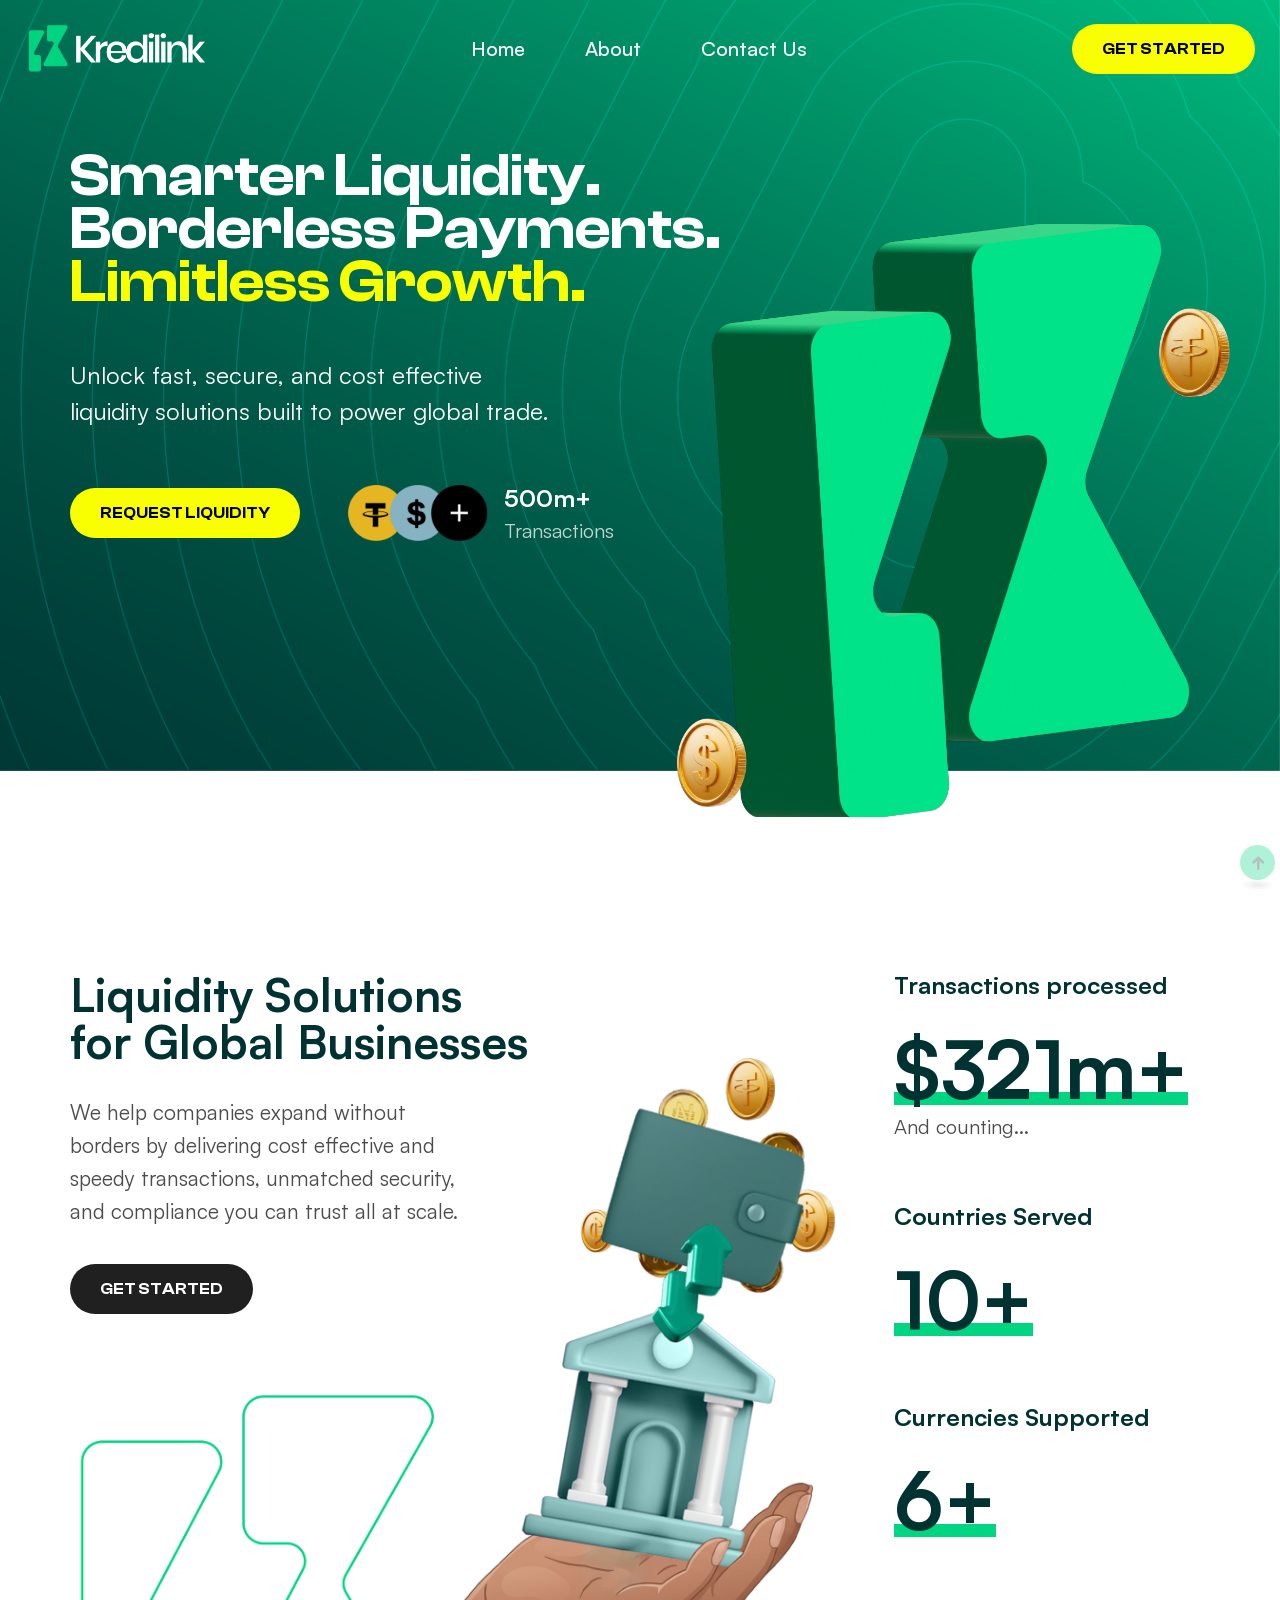
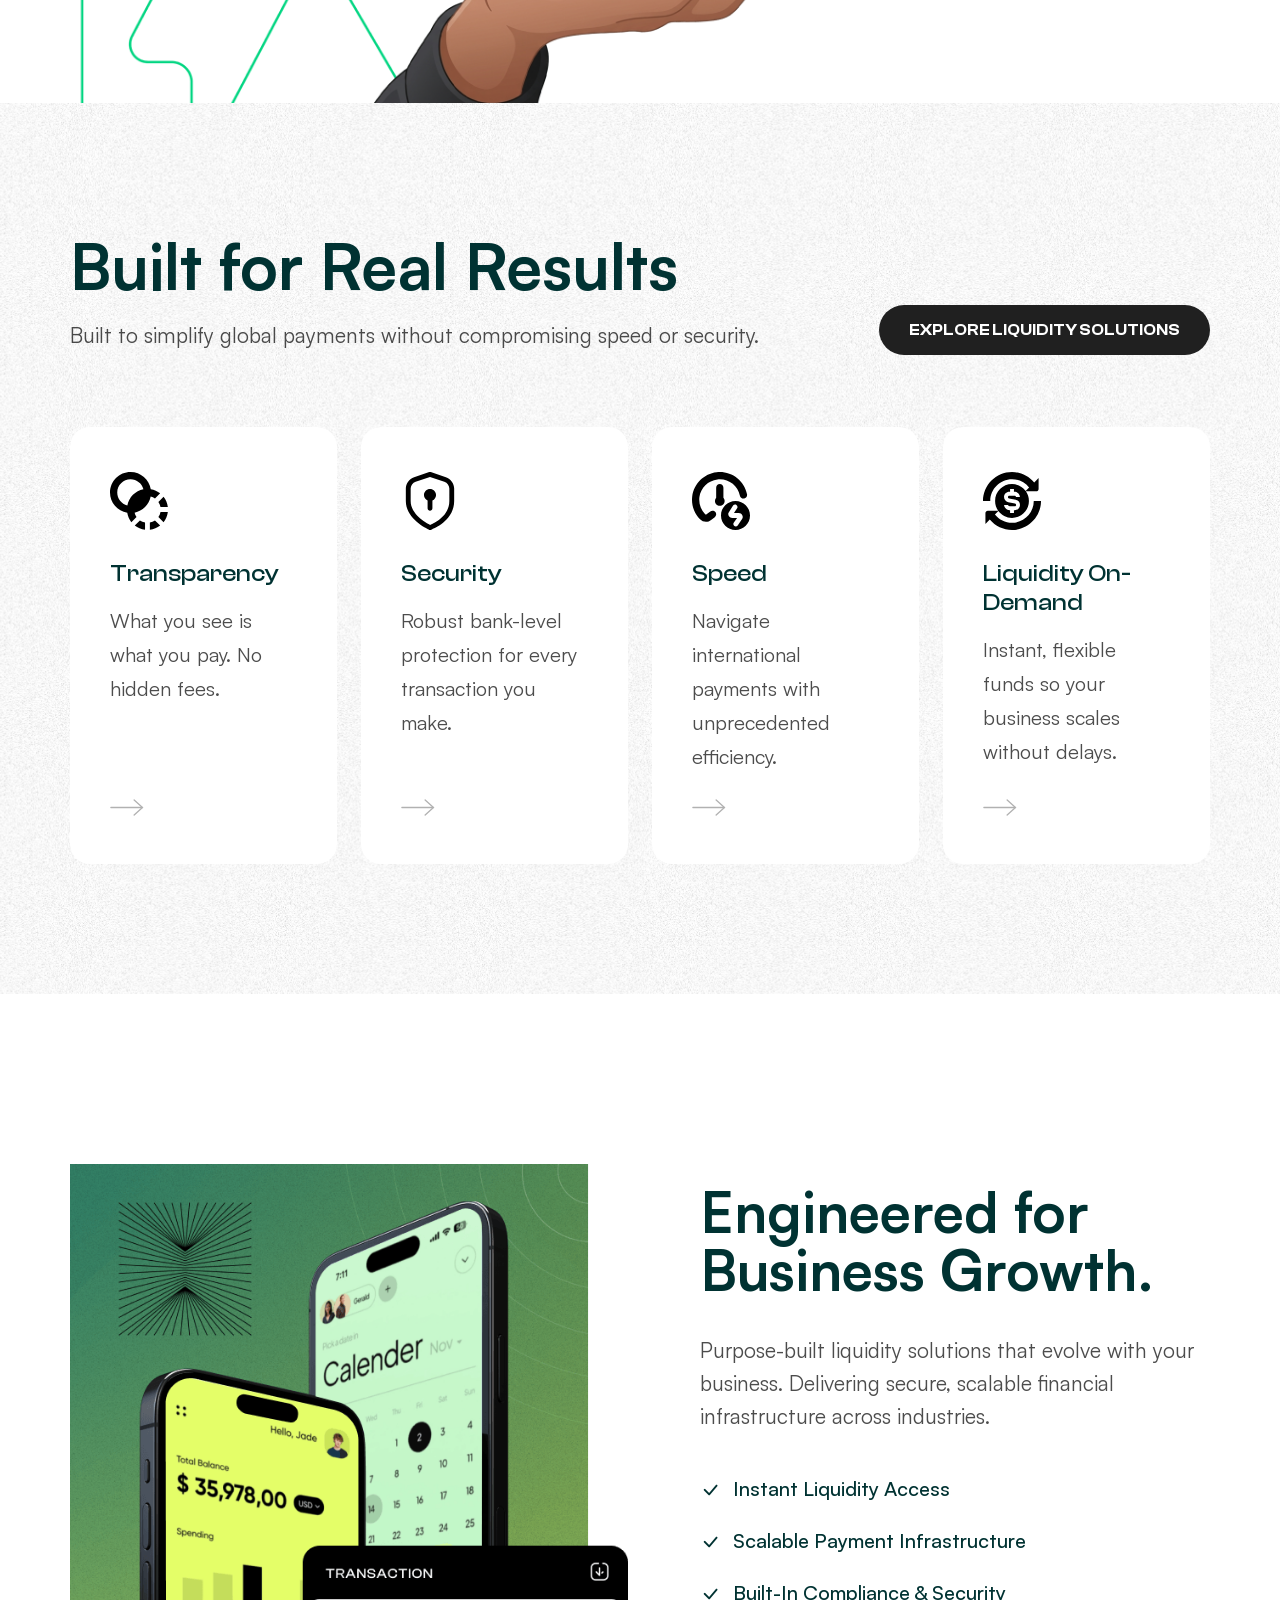
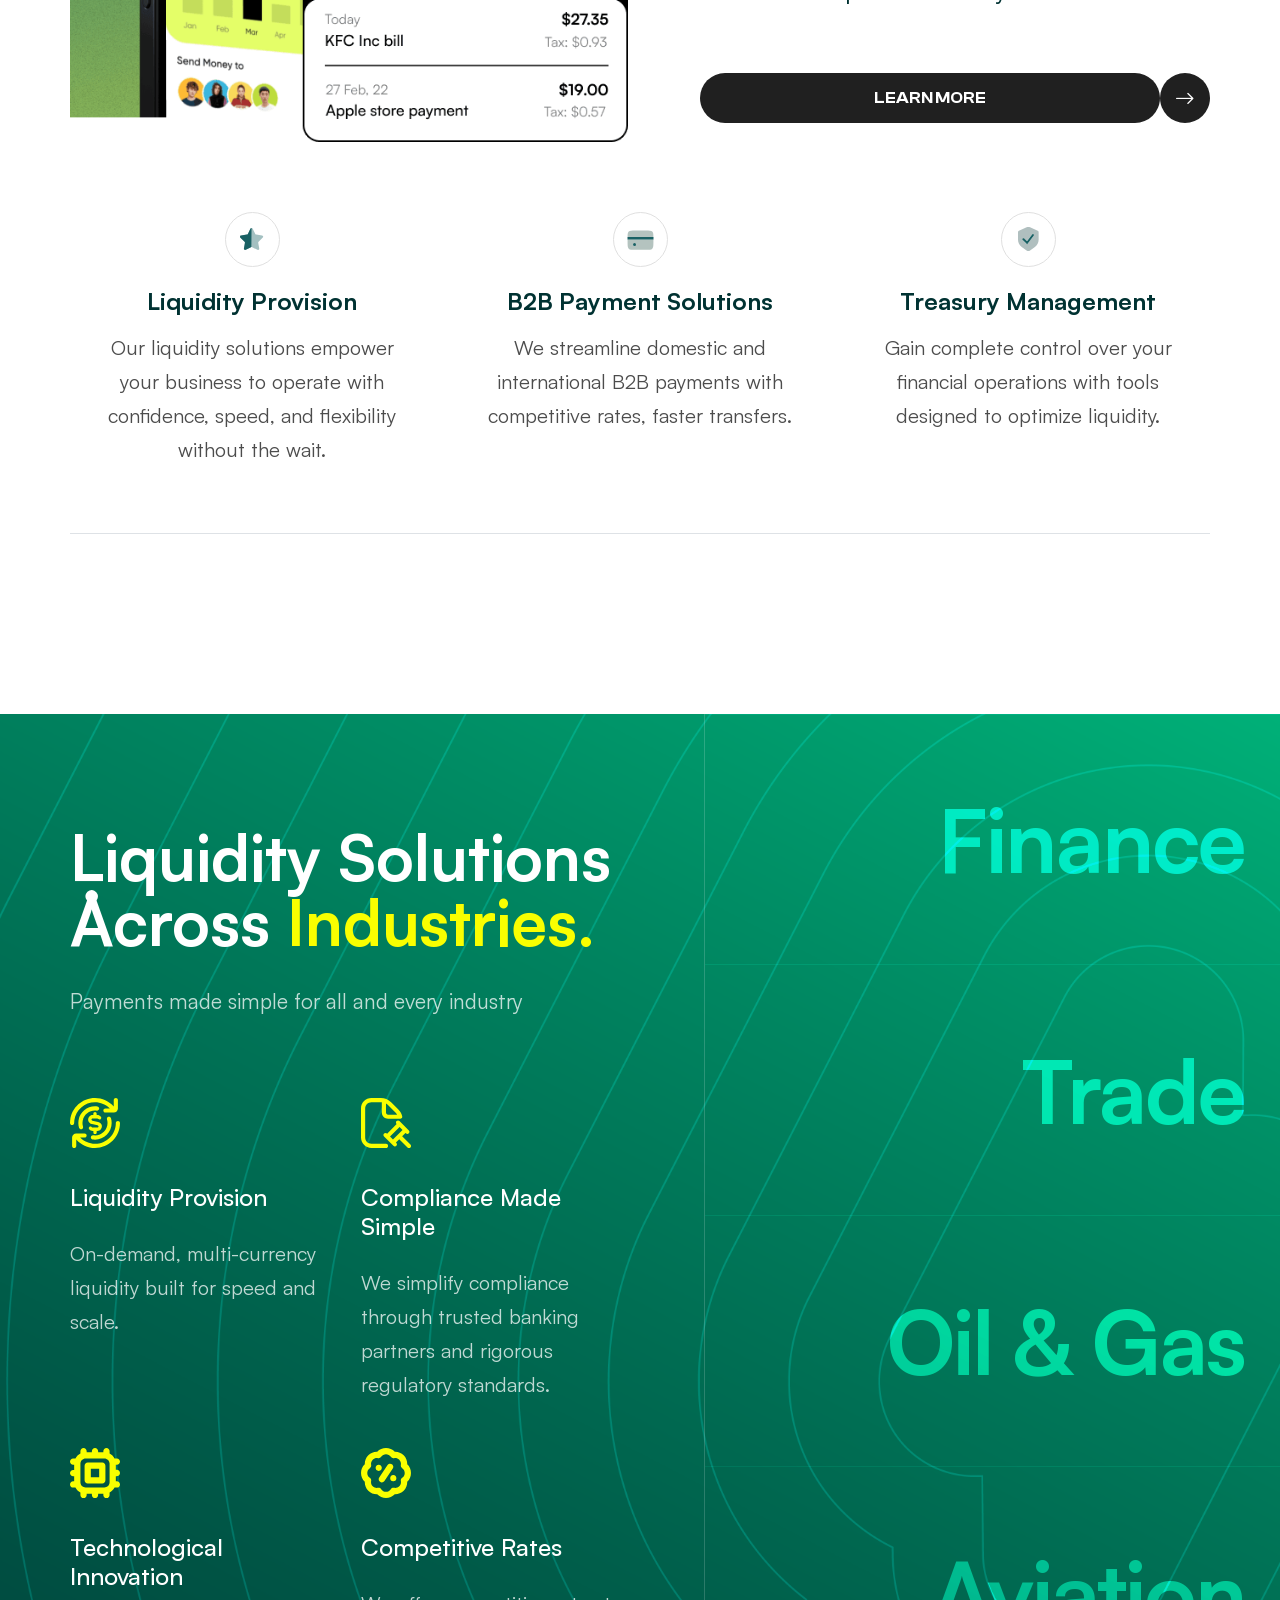
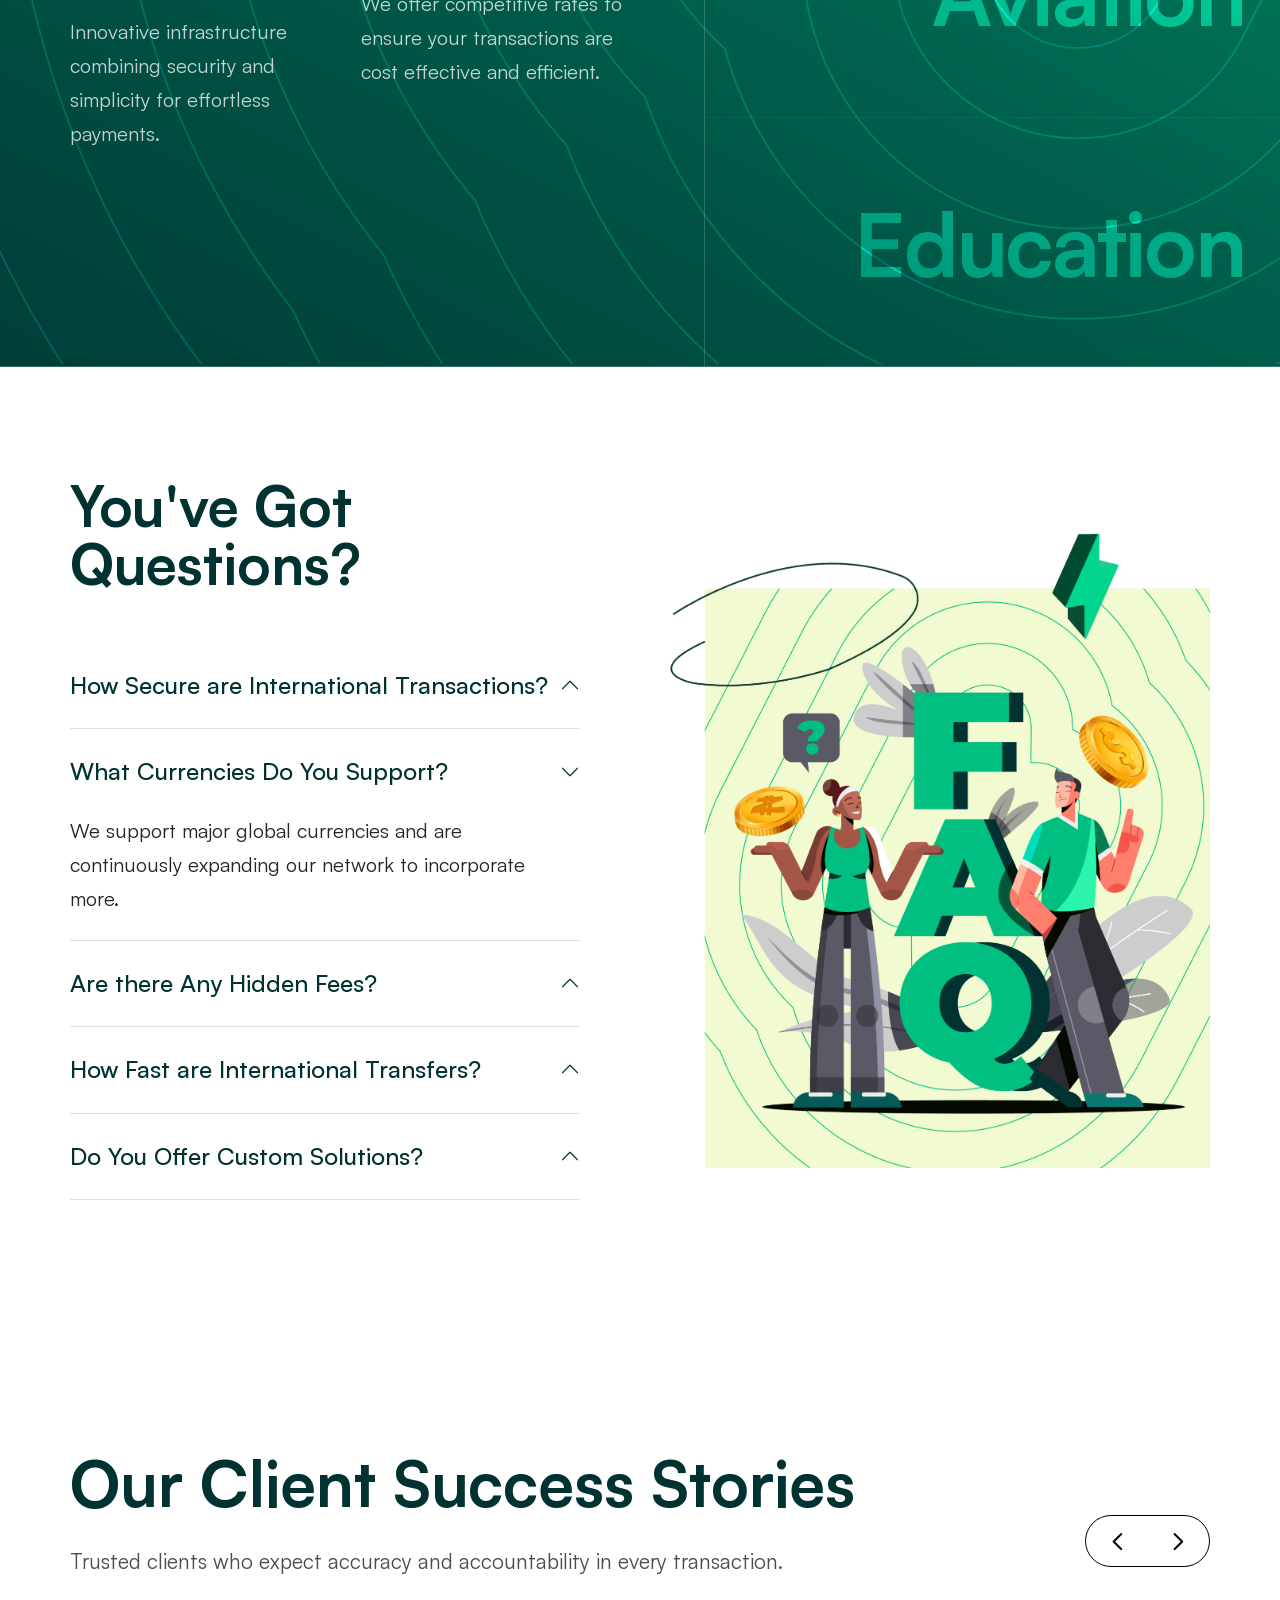
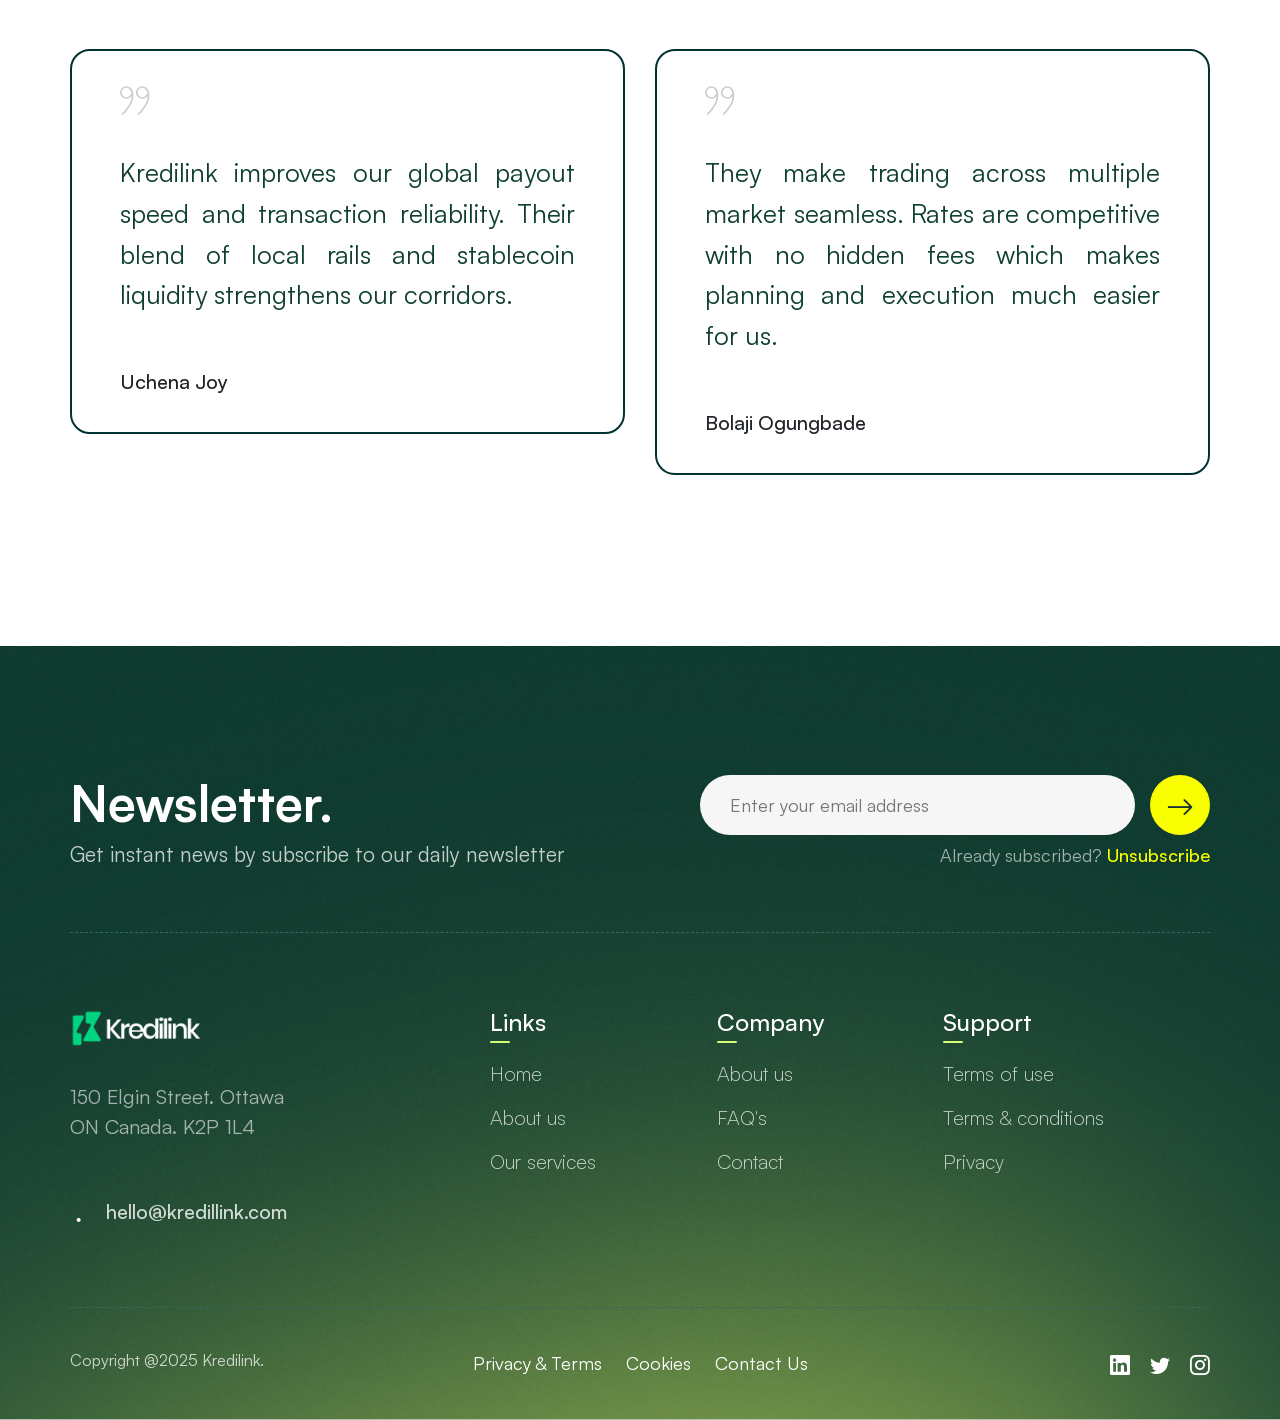
<file: index.html>
<!DOCTYPE html>
<html lang="en">

<head>
	<meta charset="UTF-8">
	<meta name="keywords" content="Digital marketing agency, Digital marketing company, Digital marketing services">
	<meta name="description" content="Kredilink - Your link to seamless payment solution">
    <meta property="og:site_name" content="Babun">
    <meta property="og:url" content="https://creativegigstf.com">
    <meta property="og:type" content="website">
    <meta property="og:title" content="Kredilink - Your link to seamless payment solution">
	<meta name='og:image' content='images/assets/ogg.png'>
	<!-- For IE -->
	<meta http-equiv="X-UA-Compatible" content="IE=edge">
	<!-- For Resposive Device -->
	<meta name="viewport" content="width=device-width, initial-scale=1.0">
	<!-- For Window Tab Color -->
	<!-- Chrome, Firefox OS and Opera -->
	<meta name="theme-color" content="#1A4137">
	<!-- Windows Phone -->
	<meta name="msapplication-navbutton-color" content="#1A4137">
	<!-- iOS Safari -->
	<meta name="apple-mobile-web-app-status-bar-style" content="#1A4137">
	<title>Kredilink - Your link to seamless payment solution</title>
	<!-- Favicon -->
	<link rel="icon" type="image/png" sizes="56x56" href="images/fav-icon/favicon.png">
	<!-- Bootstrap CSS -->
	<link rel="stylesheet" type="text/css" href="css/bootstrap.min.css" media="all">
	<!-- Main style sheet -->
	<link rel="stylesheet" type="text/css" href="css/style.min.css" media="all">
	<!-- responsive style sheet -->
	<link rel="stylesheet" type="text/css" href="css/responsive.css" media="all">
	<style>
		.hero-banner-four .hero-heading {
			font-size: 60px;
		}
		@media (min-width: 992px) and (max-width: 1199px) {
			.hero-banner-four .hero-heading {
				font-size: 50px;
			}
		}
	</style>

	<!-- Fix Internet Explorer ______________________________________-->
	<!--[if lt IE 9]>
			<script src="http://html5shiv.googlecode.com/svn/trunk/html5.js"></script>
			<script src="vendor/html5shiv.js"></script>
			<script src="vendor/respond.js"></script>
		<![endif]-->
</head>

<body>
	<div class="main-page-wrapper">
		<!-- ===================================================
				Loading Transition
			==================================================== -->
		<div id="preloader">
			<div id="ctn-preloader" class="ctn-preloader">
				<div class="icon"><img src="images/loader.png" alt="" class="m-auto d-block" width="60"></div>
				<div class="txt-loading">
					<span data-text-preloader="K" class="letters-loading">
						K
					</span>
					<span data-text-preloader="r" class="letters-loading">
						r
					</span>
					<span data-text-preloader="e" class="letters-loading">
						e
					</span>
					<span data-text-preloader="d" class="letters-loading">
						d
					</span>
					<span data-text-preloader="i" class="letters-loading">
						i
					</span>
					<span data-text-preloader="l" class="letters-loading">
						l
					</span>
					<span data-text-preloader="i" class="letters-loading">
						i
					</span>
					<span data-text-preloader="n" class="letters-loading">
						n
					</span>
					<span data-text-preloader="k" class="letters-loading">
						k
					</span>
				</div>
			</div>
		</div>

		
		<!-- 
		=============================================
				Theme Main Menu
		============================================== 
		-->
		<header class="theme-main-menu menu-overlay menu-style-four white-vr sticky-menu">
			<div class="inner-content position-relative">
				<div class="top-header">
					<div class="d-flex align-items-center justify-content-between">
						<div class="logo order-lg-0">
							<a href="index.html" class="d-flex align-items-center" style="width: 180px;">
								<img src="images/logo/logo.png" alt="">
							</a>
						</div>
						<!-- logo -->
						<div class="right-widget d-none d-md-block ms-auto ms-lg-0 me-3 me-lg-0 order-lg-3">
							<a href="contact.html" class="btn-twelve tran3s">Get Started</a>
						</div> <!--/.right-widget-->
						<nav class="navbar navbar-expand-lg p0 order-lg-2">
							<button class="navbar-toggler d-block d-lg-none" type="button" data-bs-toggle="collapse"
								data-bs-target="#navbarNav" aria-controls="navbarNav" aria-expanded="false"
								aria-label="Toggle navigation">
								<span></span>
							</button>
							<div class="collapse navbar-collapse" id="navbarNav">
								<ul class="navbar-nav align-items-lg-center">
									<li class="d-block d-lg-none"><div class="logo"><a href="index.html" class="d-block"><img src="images/logo/logo.png" alt=""></a></div></li>
									<li class="nav-item dropdown">
										<a class="nav-link dropdown-toggle" href="#" role="button" data-bs-toggle="dropdown"
											data-bs-auto-close="outside" aria-expanded="false">Home
										</a>
									</li>
									<li class="nav-item">
									<a class="nav-link" href="about.html" role="button">About</a>
								</li>
								<!-- <li class="nav-item">
									<a class="nav-link" href="services.html" role="button">Services</a>
								</li> -->
									<li class="nav-item">
										<a class="nav-link" href="contact.html" role="button">Contact Us</a>
									</li>
									<li class="d-md-none ps-2 pe-2"><a href="contact.html" class="btn-twelve w-100 mt-15 tran3s">Get Started</a></li>
								</ul>
							</div>
						</nav>
					</div>
				</div> <!--/.top-header-->
			</div> <!-- /.inner-content -->
		</header> 
		<!-- /.theme-main-menu -->



		<!-- 
		=============================================
			Hero Banner
		============================================== 
		-->
		<div class="hero-banner-four pt-150 sm-pt-130 pb-225 lg-pb-150 xs-pb-100 position-relative">
			<div class="container position-relative">
				<div class="row">
					<div class="col-xxl-9 col-md-8">
						<h1 class="hero-heading text-white position-relative wow fadeInUp">Smarter Liquidity. <br>Borderless Payments. <span>Limitless Growth.</span></h1>
						<div class="row">
                            <div class="col-xl-8 col-lg-9">
                                <p class="text-xl text-white pt-40 md-pt-20 pb-35 md-pb-30 wow fadeInUp" data-wow-delay="0.1s">Unlock fast, secure, and cost effective liquidity solutions built to power global trade.
                            </div>
                        </div>
						<div class="d-lg-inline-flex align-items-center wow fadeInUp" data-wow-delay="0.2s">
							<a href="contact.html" class="btn-twelve tran3s me-3 me-xl-5">Request Liquidity</a>
							<div class="d-flex align-items-center md-mt-20">
								<img src="images/lazy.svg" data-src="images/assets/screen_12.png" alt="" class="lazy-img avatar" style="width: 140px;">
								<div class="ps-3">
									<strong class="text-white d-block text-xl">500m+</strong>
									<span class="text-white opacity-75">Transactions</span>
								</div>
							</div>
						</div>
					</div>
				</div>
			</div>
			<div class="media-wrapper wow fadeInUp">
                <img src="images/lazy.svg" data-src="images/assets/3dimage.svg" alt="" class="lazy-img w-100">
            </div>
            <img src="images/lazy.svg" data-src="images/assets/dollar.png" alt="" class="lazy-img shapes shape_01" style="width: 85px;">
			<img src="images/lazy.svg" data-src="images/assets/usdt.png" alt="" class="lazy-img shapes" style="width: 85px; top: 39%; left: 90%;">
			<!-- <img src="images/lazy.svg" data-src="images/assets/screen_21.png" alt="" class="lazy-img shapes shape_02 wow fadeInUp"> -->
		</div>
		<!-- /.hero-banner-four -->


		<!-- 
		=============================================
		    Text Feature Six
		============================================== 
		-->
		<div class="text-feature-six position-relative mt-200 lg-mt-120">
			<div class="container">
                <div class="position-relative pb-140 xl-pb-100 md-pb-60">
                    <div class="row justify-content-center">
                        <div class="col-lg-5">
                            <div class="title-two mb-30">
                                <!-- <div class="upper-title">Visa & Mastercard</div> -->
								<h2 style="font-size: 46px;">Liquidity Solutions for Global Businesses</h2>
							</div>
							<!-- /.title-two -->
                            <p class="text-lg mb-35 pe-xl-5 me-xl-4">We help companies expand without borders by delivering cost effective and speedy transactions, unmatched security, and compliance you can trust all at scale.</p>
                            <a href="contact.html" class="btn-thirteen tran3s me-5">Get Started</a>
                        </div>
                        <div class="col-lg-4 ms-auto">
                            <div class="ps-xl-5 ms-xxl-2 md-mt-60">
                                <div class="card-style-ten lg-mb-40">
                                    <h4 class="fw-bold">Transactions processed</h4>
                                    <!-- <p>Digital agency with top rated talented people provide quality.</p> -->
                                    <div class="main-count d-inline-block position-relative fw-bold">$<span class="counter">500</span>m+</div>
                                    <div>And counting...</div>
                                </div>
                                <!-- /.card-style-ten -->
                                <div class="card-style-ten">
                                    <h4 class="fw-bold">Countries Served</h4>
                                    <!-- <p>Digital agency with top rated talented people provide quality.</p> -->
                                    <div class="main-count d-inline-block position-relative fw-bold"><span class="counter">16</span>+</div>
                                    <!-- <div>Total Active user</div> -->
                                </div>
                                <!-- /.card-style-ten -->
								 <div class="card-style-ten">
                                    <h4 class="fw-bold">Currencies Supported</h4>
                                    <!-- <p>Digital agency with top rated talented people provide quality.</p> -->
                                    <div class="main-count d-inline-block position-relative fw-bold"><span class="counter">10</span>+</div>
                                    <!-- <div>Total Active user</div> -->
                                </div>
                                <!-- /.card-style-ten -->
                            </div>
                        </div>
                    </div>
                    <div class="media-wrapper latest">
                        <img src="images/lazy.svg" data-src="images/assets/hand2.png" alt="" class="lazy-img w-100">
                        <!-- <img src="images/lazy.svg" data-src="images/assets/screen_14.png" alt="" class="lazy-img shapes screen_01"> -->
                    </div>
                    <!-- <img src="images/lazy.svg" data-src="images/shape/shape_15.png" alt="" class="lazy-img shapes shape_01">
                    <img src="images/lazy.svg" data-src="images/shape/shape_16.svg" alt="" class="lazy-img shapes shape_02"> -->
                </div>
            </div>
		</div>
		<!-- /.text-feature-six -->


		<!-- 
		=============================================
			BLock Feature Eight
		============================================== 
		-->
		<div class="block-feature-eight position-relative pt-130 lg-pt-80 pb-130 lg-pb-60">
			<div class="container">
				<div class="position-relative">
					<div class="title-two mb-20 lg-mb-10">
                        <h2>Built for Real Results</h2>
                    </div>
                    <!-- /.title-two -->
                    <p class="text-lg mb-45 lg-mb-10">Built to simplify global payments without compromising speed or security.</p>
					<div class="row">
						<div class="col-lg-3 d-flex wow fadeInUp">
							<div class="card-style-eleven vstack tran3s w-100 mt-30">
								<img src="images/lazy.svg" data-src="images/icon/TRANSPARENCY.svg" alt="" class="lazy-img icon me-auto">
								<h4 class="fw-500 mt-30 mb-15">Transparency</h4>
								<p class="mb-25">What you see is what you pay. No hidden fees.</p>
								<a class="arrow-btn tran3s mt-auto stretched-link"><img src="images/lazy.svg" data-src="images/icon/icon_09.svg" alt="" class="lazy-img"></a>
							</div>
							<!-- /.card-style-eleven -->
						</div>
						<div class="col-lg-3 d-flex wow fadeInUp" data-wow-delay="0.1s">
							<div class="card-style-eleven vstack tran3s w-100 mt-30">
								<img src="images/lazy.svg" data-src="images/icon/SECURITY.svg" alt="" class="lazy-img icon me-auto">
								<h4 class="fw-500 mt-30 mb-15">Security</h4>
								<p class="mb-25">Robust bank-level protection for every transaction you make.</p>
								<a class="arrow-btn tran3s mt-auto stretched-link"><img src="images/lazy.svg" data-src="images/icon/icon_09.svg" alt="" class="lazy-img"></a>
							</div>
							<!-- /.card-style-eleven -->
						</div>
						<div class="col-lg-3 d-flex wow fadeInUp" data-wow-delay="0.2s">
							<div class="card-style-eleven vstack tran3s w-100 mt-30">
								<img src="images/lazy.svg" data-src="images/icon/SPEED.svg" alt="" class="lazy-img icon me-auto">
								<h4 class="fw-500 mt-30 mb-15">Speed</h4>
								<p class="mb-25">Navigate international payments with unprecedented efficiency.</p>
								<a class="arrow-btn tran3s mt-auto stretched-link"><img src="images/lazy.svg" data-src="images/icon/icon_09.svg" alt="" class="lazy-img"></a>
							</div>
							<!-- /.card-style-eleven -->
						</div>
						<div class="col-lg-3 d-flex wow fadeInUp" data-wow-delay="0.2s">
							<div class="card-style-eleven vstack tran3s w-100 mt-30">
								<img src="images/lazy.svg" data-src="images/icon/LIQUIDITY.svg" alt="" class="lazy-img icon me-auto">
								<h4 class="fw-500 mt-30 mb-15">Liquidity On-Demand</h4>
								<p class="mb-25">Instant, flexible funds so your business scales without delays.</p>
								<a class="arrow-btn tran3s mt-auto stretched-link"><img src="images/lazy.svg" data-src="images/icon/icon_09.svg" alt="" class="lazy-img"></a>
							</div>
							<!-- /.card-style-eleven -->
						</div>
					</div>

					<div class="section-btn md-mt-40">
						<a href="contact.html" class="btn-thirteen tran3">Explore Liquidity solutions</a>
					</div>
					<!-- /.section-subheading -->
				</div>
			</div>
            <!-- <img src="images/lazy.svg" data-src="images/shape/shape_16.svg" alt="" class="lazy-img shapes shape_01"> -->
		</div>
		<!-- /.block-feature-eight -->
		


		<!--
		=====================================================
			Text Feature Seven
		=====================================================
		-->
		<div class="text-feature-seven mt-170 lg-mt-80">
			<div class="container">
				<div class="row align-items-center">
					<div class="col-lg-6 order-lg-last wow fadeInRight">
                        <div class="ps-xl-5 ms-xxl-4">
                            <div class="title-three mb-35 md-mb-20">
                                <!-- <div class="upper-title">management</div> -->
                                <h2>Engineered for Business Growth.</h2>
                            </div>
                            <!-- /.title-three -->
                            <p class="text-lg mb-40 lg-mb-30">Purpose-built liquidity solutions that evolve with your business. Delivering secure, scalable financial infrastructure across industries.</p>
                            <ul class="style-none">
                                <li>Instant Liquidity Access</li>
                                <li>Scalable Payment Infrastructure</li>
                                <li>Built-In Compliance & Security</li>
                            </ul>
                            <div class="d-flex justify-content-between align-items-center mt-65 lg-mt-50">
                                <a href="about.html" class="btn-thirteen tran3 flex-fill">Learn More</a>
                                <a href="about.html" class="btn-fourteen tran3s"><i class="bi bi-arrow-right"></i></a>
                            </div>
                        </div>
                    </div>
                    <div class="col-lg-6 col-md-8 m-auto wow fadeInLeft">
                        <div class="media-wrapper md-mt-60">
                            <img src="images/lazy.svg" data-src="images/assets/screen_15.png" alt="" class="lazy-img">
                        </div>
                    </div>
				</div>

                <div class="border-bottom mt-40 pb-50 sm-pb-30">
                    <div class="row">
						<div class="col-lg-4 d-flex wow fadeInUp">
							<div class="card-style-twelve w-100 text-center mt-30">
								<div class="icon m-auto tran3s d-flex align-items-center justify-content-center rounded-circle"><img src="images/lazy.svg" data-src="images/icon/icon_43.svg" alt="" class="lazy-img"></div>
								<h4 class="fw-bold mt-20 mb-15">Liquidity Provision</h4>
								<p class="ps-xl-4 pe-xl-4">Our liquidity solutions empower your business to operate with confidence, speed, and flexibility without the wait.</p>
							</div>
							<!-- /.card-style-twelve -->
						</div>
						<div class="col-lg-4 d-flex wow fadeInUp" data-wow-delay="0.1s">
							<div class="card-style-twelve w-100 text-center mt-30">
								<div class="icon m-auto tran3s d-flex align-items-center justify-content-center rounded-circle"><img src="images/lazy.svg" data-src="images/icon/icon_44.svg" alt="" class="lazy-img"></div>
								<h4 class="fw-bold mt-20 mb-15">B2B Payment Solutions</h4>
								<p class="ps-xl-4 pe-xl-4">We streamline domestic and international B2B payments with competitive rates, faster transfers.</p>
							</div>
							<!-- /.card-style-twelve -->
						</div>
						<div class="col-lg-4 d-flex wow fadeInUp" data-wow-delay="0.2s">
							<div class="card-style-twelve w-100 text-center mt-30">
								<div class="icon m-auto tran3s d-flex align-items-center justify-content-center rounded-circle"><img src="images/lazy.svg" data-src="images/icon/icon_45.svg" alt="" class="lazy-img"></div>
								<h4 class="fw-bold mt-20 mb-15">Treasury Management</h4>
								<p class="ps-xl-4 pe-xl-4">Gain complete control over your financial operations with tools designed to optimize liquidity.</p>
							</div>
							<!-- /.card-style-twelve -->
						</div>
					</div>
                </div>
			</div>
		</div>
		<!-- /.text-feature-seven -->

		<!--
		=====================================================
			Text Feature Nine
		=====================================================
		-->
		<div class="text-feature-nine position-relative mt-180 lg-mt-80">
			<div class="container">
				<div class="position-relative">
					<div class="row">
						<div class="col-lg-6 wow fadeInLeft">
							<div class="pt-110 lg-pt-80 pb-90 xl-pb-200 md-pb-50 pe-xxl-5">
                                <div class="title-two mb-30">
                                    <h2 class="text-white">Liquidity Solutions Across <span>Industries.</span></h2>
                                </div>
                                <!-- /.title-two -->
                                <p class="text-lg text-white opacity-75 mb-50 lg-mb-30">Payments made simple for all and every industry</p>
                                <div class="row">
                                    <div class="col-sm-6">
                                        <div class="block mt-30">
                                            <img src="images/lazy.svg" data-src="images/icon/LIQUIDITYPROVISION2.svg" alt="" class="lazy-img icon">
                                            <h4 class="fw-500 text-white mt-35 lg-mt-30 mb-25">Liquidity Provision</h4>
                                            <p class="text-white opacity-75">On-demand, multi-currency liquidity built for speed and scale.</p>
                                        </div>
                                        <!-- /.block -->
                                    </div>
                                    <div class="col-sm-6">
                                        <div class="block mt-30">
                                            <img src="images/lazy.svg" data-src="images/icon/COPLIANCE.svg" alt="" class="lazy-img icon">
                                            <h4 class="fw-500 text-white mt-35 lg-mt-30 mb-25">Compliance Made Simple</h4>
                                            <p class="text-white opacity-75">We simplify compliance through trusted banking partners and rigorous regulatory standards.</p>
                                        </div>
                                        <!-- /.block -->
                                    </div>
                                </div>
								<div class="row">
                                    <div class="col-sm-6">
                                        <div class="block mt-30">
                                            <img src="images/lazy.svg" data-src="images/icon/TECHNOLOGY.svg" alt="" class="lazy-img icon">
                                            <h4 class="fw-500 text-white mt-35 lg-mt-30 mb-25">Technological Innovation</h4>
                                            <p class="text-white opacity-75">Innovative infrastructure combining security and simplicity for effortless payments.</p>
                                        </div>
                                        <!-- /.block -->
                                    </div>
                                    <div class="col-sm-6">
                                        <div class="block mt-30">
                                            <img src="images/lazy.svg" data-src="images/icon/COMPETITIVERATE.svg" alt="" class="lazy-img icon">
                                            <h4 class="fw-500 text-white mt-35 lg-mt-30 mb-25">Competitive Rates</h4>
                                            <p class="text-white opacity-75">We offer competitive rates to ensure your transactions are cost effective and efficient.</p>
                                        </div>
                                        <!-- /.block -->
                                    </div>
                                </div>
                            </div>
						</div>
					</div>
				</div>
			</div>
			<div class="vertical-text-wrapper">
				<div class="text-list"><span>Finance</span></div>
				<div class="text-list"><span>Trade</span></div>
				<div class="text-list"><span>Oil & Gas</span></div>
				<div class="text-list"><span>Aviation</span></div>
				<div class="text-list"><span>Education</span></div>
				<!-- <img src="images/lazy.svg" data-src="images/shape/shape_17.svg" alt="" class="lazy-img shapes shape_01">
				<img src="images/lazy.svg" data-src="images/shape/shape_18.svg" alt="" class="lazy-img shapes shape_02"> -->
			</div>
			<!-- /.vertical-text-wrapper -->
			<img src="images/lazy.svg" data-src="images/shape/shape_18.svg" alt="" class="lazy-img shapes shape_03">
			<!-- <img src="images/lazy.svg" data-src="images/assets/screen_17.png" alt="" class="lazy-img shapes shape_04"> -->
		</div>
		<!-- /.text-feature-nine -->


		<!--
		=====================================================
			Text Feature Eight
		=====================================================
		-->
		<div class="text-feature-eight mt-60 lg-mt-80">
			<div class="container">
				<div class="row">
					<div class="col-lg-6 wow fadeInLeft">
                        <div class="pe-xl-5 me-xxl-4 mt-50 lg-mt-10">
                            <div class="title-three mb-50 lg-mb-30">
                                <!-- <div class="upper-title">Card</div> -->
                                <h2>You've Got Questions?</h2>
                            </div>
                            <!-- /.title-three -->
                            <div class="accordion accordion-style-three mb-70 lg-mb-40" id="accordionOne">
                                <div class="accordion-item">
                                    <h2 class="accordion-header">
                                        <button class="accordion-button collapsed" type="button" data-bs-toggle="collapse" data-bs-target="#collapseOne" aria-expanded="false" aria-controls="collapseOne">
                                            How Secure are International Transactions?
                                        </button>
                                      </h2>
                                      <div id="collapseOne" class="accordion-collapse collapse" data-bs-parent="#accordionOne">
                                        <div class="accordion-body">
                                            <p>We use bank-grade encryption and comply with international financial regulations to ensure maximum security. Our international transactions are 100% safe!</p>
                                        </div>
                                      </div>
                                </div>
                                <div class="accordion-item">
                                    <h2 class="accordion-header">
                                        <button class="accordion-button" type="button" data-bs-toggle="collapse" data-bs-target="#collapseTwo" aria-expanded="true" aria-controls="collapseTwo">
                                            What Currencies Do You Support?
                                        </button>
                                    </h2>
                                    <div id="collapseTwo" class="accordion-collapse collapse show" data-bs-parent="#accordionOne">
                                        <div class="accordion-body">
                                            <p>We support major global currencies and are continuously expanding our network to incorporate more.</p>
                                        </div>
                                    </div>
                                </div>
                                <div class="accordion-item">
                                    <h2 class="accordion-header">
                                        <button class="accordion-button collapsed" type="button" data-bs-toggle="collapse" data-bs-target="#collapseThree" aria-expanded="false" aria-controls="collapseThree">
                                            Are there Any Hidden Fees?
                                        </button>
                                    </h2>
                                    <div id="collapseThree" class="accordion-collapse collapse" data-bs-parent="#accordionOne">
                                        <div class="accordion-body">
                                            <p>Transparency is one of our biggest promises to you! All fees are clearly communicated upfront with no surprises.</p>
                                        </div>
                                    </div>
                                </div>
								<div class="accordion-item">
                                    <h2 class="accordion-header">
                                        <button class="accordion-button collapsed" type="button" data-bs-toggle="collapse" data-bs-target="#collapseFour" aria-expanded="false" aria-controls="collapseFour">
                                            How Fast are International Transfers?
                                        </button>
                                    </h2>
                                    <div id="collapseFour" class="accordion-collapse collapse" data-bs-parent="#accordionOne">
                                        <div class="accordion-body">
                                            <p>Most transfers are processed the same day, significantly 3x faster than traditional banking systems.</p>
                                        </div>
                                    </div>
                                </div>
								<div class="accordion-item">
                                    <h2 class="accordion-header">
                                        <button class="accordion-button collapsed" type="button" data-bs-toggle="collapse" data-bs-target="#collapseFive" aria-expanded="false" aria-controls="collapseFive">
                                            Do You Offer Custom Solutions?
                                        </button>
                                    </h2>
                                    <div id="collapseFive" class="accordion-collapse collapse" data-bs-parent="#accordionOne">
                                        <div class="accordion-body">
                                            <p>Absolutely! We specialize in tailoring financial solutions to meet unique business requirements.</p>
                                        </div>
                                    </div>
                                </div>
                            </div>
                            <!-- <a href="about.html" class="btn-thirteen tran3 flex-fill">Learn More</a> -->
                        </div>
                    </div>
                    <div class="col-lg-6 col-md-8 m-auto wow fadeInRight">
                        <div class="media-wrapper md-mt-40">
                            <img src="images/lazy.svg" data-src="images/assets/screen_16.png" alt="" class="lazy-img ms-auto">
                        </div>
                    </div>
				</div>
			</div>
		</div>
		<!-- /.text-feature-eight -->
		


		



		<!-- 
		=============================================
			Feedback Section Four
		============================================== 
		-->
		<div class="feedback-section-four mt-180 lg-mt-80 mb-300">
			<div class="container">
				<div class="position-relative">
					<div class="title-two">
						<h2>Our Client Success Stories</h2>
					</div>
					<!-- /.title-two -->
					<p class="text-lg mt-30 lg-mt-20 mb-70 lg-mb-40">Trusted clients who expect accuracy and accountability in every transaction.</p>
					<div class="feedback-slider-four">
						<div class="item">
							<div class="feedback-block-four tran3s">
								<div class="d-flex align-items-center justify-content-between">
									<img src="images/icon/icon_48.svg" alt="" class="icon">
								</div>
								<blockquote style="text-align: justify;">They make trading across multiple market seamless. Rates are competitive with no hidden fees which makes planning and execution much easier for us. </blockquote>
								<div class="d-flex align-items-center justify-content-between">
									<div class="d-flex align-items-center">
										<div class="name fw-500 text-dark">Bolaji Ogungbade</div>
									</div>
								</div>
							</div>
							<!-- /.feedback-block-four -->
						</div>
						<div class="item">
							<div class="feedback-block-four tran3s">
								<div class="d-flex align-items-center justify-content-between">
									<img src="images/icon/icon_48.svg" alt="" class="icon">
								</div>
								<blockquote style="text-align: justify;">We use Kredilink for cross-border payments, USDT and USDC liquidity, and treasury oversight. Execution is structured, compliant, and cost-efficient.</blockquote>
								<div class="d-flex align-items-center justify-content-between">
									<div class="d-flex align-items-center">
										<div class="name fw-500 text-dark">Abayomi Peters</div>
									</div>
								</div>
							</div>
							<!-- /.feedback-block-four -->
						</div>
						<div class="item">
							<div class="feedback-block-four tran3s">
								<div class="d-flex align-items-center justify-content-between">
									<img src="images/icon/icon_48.svg" alt="" class="icon">
								</div>
								<blockquote style="text-align: justify;">Kredilink improves our global payout speed and transaction reliability. Their blend of local rails and stablecoin liquidity strengthens our corridors.</blockquote>
								<div class="d-flex align-items-center justify-content-between">
									<div class="d-flex align-items-center">
										<div class="name fw-500 text-dark">Uchena Joy</div>
									</div>
								</div>
							</div>
							<!-- /.feedback-block-four -->
						</div>
					</div>

					<ul class="slider-arrows slick-arrow-one d-flex justify-content-center style-none">
						<li class="prev_a slick-arrow"><i class="bi bi-chevron-left"></i></li>
						<li class="next_a slick-arrow"><i class="bi bi-chevron-right"></i></li>
					</ul>


					
				</div>
			</div>
		</div>
		<!-- /.feedback-section-four -->


		<!--
		=====================================================
			Footer
		=====================================================
		-->
		<div class="footer-large-wrapper position-relative">
			<!--
			=====================================================
				Newsletter Banner
			=====================================================
			-->
			<div class="newsletter-banner white-vr">
				<div class="container">
					<div class="main-wrapper bottom-border pt-0">
						<div class="row">
							<div class="col-lg-6">
								<h2 class="text-white fw-bold">Newsletter.</h2>
								<p class="text-lg text-white opacity-75 md-pb-20">Get instant news by subscribe to our daily newsletter</p>
							</div>
							<div class="col-lg-6">
								<form action="#" class="me-auto ms-auto me-lg-0">
									<div class="d-flex align-items-center justify-content-between">
										<input type="email" placeholder="Enter your email address">
										<button class="rounded-circle tran3s"><i class="bi bi-arrow-right"></i></button>
									</div>
									<p class="text-center text-lg-end m0 pt-5">Already subscribed? <a href="#" class="fw-500">Unsubscribe</a></p>
								</form>
							</div>
						</div>
					</div>
					<!-- /.main-wrapper -->
				</div>
			</div>


			<!--
			=====================================================
				Footer Four
			=====================================================
			-->
			<div class="footer-four">
				<div class="container">
					<div class="inner-wrapper">
						<div class="row justify-content-between">
							<div class="col-lg-4 footer-intro mb-40">
								<div class="logo mb-25" style="width: 130px;">
									<a href="index.html">
										<img src="images/logo/logo.png" alt="">
									</a>
								</div> 
								<!-- logo -->
								<p class="mb-55 md-mb-30">150 Elgin Street. Ottawa
<br>ON Canada. K2P 1L4</p>
								<ul class="style-none">
									<li class="d-flex align-items-center">
										<img src="images/lazy.svg" data-src="images/icon/icon_49.svg" alt="" class="lazy-img icon me-3">
										<a href="#">hello@kredillink.com</a>
									</li>
								</ul>
							</div>
							<div class="col-lg-2 col-sm-4 mb-20">
								<h5 class="footer-title">Links</h5>
								<ul class="footer-nav-link style-none">
									<li><a href="index.html">Home</a></li>
									<li><a href="about.html">About us</a></li>
									<li><a href="index.html">Our services</a></li>
								</ul>
							</div>
							<div class="col-lg-2 col-sm-4 mb-20">
								<h5 class="footer-title">Company</h5>
								<ul class="footer-nav-link style-none">
									<li><a href="about.html">About us</a></li>
									<li><a href="index.html">FAQ's</a></li>
									<li><a href="contact.html">Contact</a></li>
								</ul>
							</div>
							<div class="col-xxl-2 col-lg-3 col-sm-4 mb-20">
								<h5 class="footer-title">Support</h5>
								<ul class="footer-nav-link style-none">
									<li><a href="contact.html">Terms of use</a></li>
									<li><a href="contact.html">Terms & conditions</a></li>
									<li><a href="contact.html">Privacy</a></li>
								</ul>
							</div>
						</div>
					</div> <!-- /.inner-wrapper -->
				</div>
				<div class="container">
					<div class="bottom-footer">
						<div class="row">
							<div class="col-xl-4 col-lg-3 order-lg-3 mb-15">
								<ul class="style-none d-flex align-items-center justify-content-center justify-content-lg-end social-icon">
								<li><a href="https://www.linkedin.com/company/kredilink-technologies-limited"><i class="bi bi-linkedin"></i></a></li>
								<li><a href="https://x.com/kredilinkglobal?s=21"><i class="bi bi-twitter"></i></a></li>
								<li><a href="https://www.instagram.com/kredilinkglobal?igsh=MTVtNHczMGQxZWhpcg=="><i class="bi bi-instagram"></i></a></li>
							</ul>
							</div>
							<div class="col-xl-4 col-lg-6 order-lg-2 mb-15">
								<ul class="style-none bottom-nav d-flex justify-content-center order-lg-last">
									<li><a href="contact.html">Privacy & Terms</a></li>
									<li><a href="contact.html">Cookies</a></li>
									<li><a href="contact.html">Contact Us</a></li>
								</ul>
							</div>
							<div class="col-xl-4 col-lg-3 order-lg-1 mb-15">
								<div class="copyright text-center text-lg-start order-lg-first">Copyright @2025 Kredilink.</div>
							</div>
						</div>
					</div>
					<!-- /.bottom-footer -->
				</div>
			</div> <!-- /.footer-four -->
		</div>


		<!-- Modal -->
        <div class="modal fade" id="loginModal" tabindex="-1" aria-hidden="true">
            <div class="modal-dialog modal-fullscreen modal-dialog-centered">
                <div class="container">
                    <div class="user-data-form modal-content">
                        <button type="button" class="btn-close" data-bs-dismiss="modal" aria-label="Close"></button>
						<div class="form-wrapper m-auto">
							<ul class="nav nav-tabs border-0 w-100" role="tablist">
								<li class="nav-item" role="presentation">
									<button class="nav-link active" data-bs-toggle="tab" data-bs-target="#fc1" role="tab">Login</button>
								</li>
								<li class="nav-item" role="presentation">
									<button class="nav-link" data-bs-toggle="tab" data-bs-target="#fc2" role="tab">Signup</button>
								</li>
							</ul>
							<div class="tab-content mt-30">
								<div class="tab-pane show active" role="tabpanel" id="fc1">
									<div class="text-center mb-20">
										<h2>Hi, Welcome Back!</h2>
										<p>Still don't have an account? <a href="#">Sign up</a></p>
									</div>
									<form action="#">
										<div class="row">
											<div class="col-12">
												<div class="input-group-meta position-relative mb-25">
													<label>Email*</label>
													<input type="email" placeholder="Youremail@gmail.com">
												</div>
											</div>
											<div class="col-12">
												<div class="input-group-meta position-relative mb-20">
													<label>Password*</label>
													<input type="password" placeholder="Enter Password" class="pass_log_id">
													<span class="placeholder_icon"><span class="passVicon"><img src="images/icon/icon_13.svg" alt=""></span></span>
												</div>
											</div>
											<div class="col-12">
												<div class="agreement-checkbox d-flex justify-content-between align-items-center">
													<div>
														<input type="checkbox" id="remember">
														<label for="remember">Keep me logged in</label>
													</div>
													<a href="#">Forget Password?</a>
												</div> <!-- /.agreement-checkbox -->
											</div>
											<div class="col-12">
												<button class="btn-four w-100 tran3s d-block mt-20">Login</button>
											</div>
										</div>
									</form>
								</div>
								<!-- /.tab-pane -->
								<div class="tab-pane" role="tabpanel" id="fc2">
									<div class="text-center mb-20">
										<h2>Register</h2>
										<p>Already have an account? <a href="#">Login</a></p>
									</div>
									<form action="#">
										<div class="row">
											<div class="col-12">
												<div class="input-group-meta position-relative mb-25">
													<label>Name*</label>
													<input type="text" placeholder="Zubayer Hasan">
												</div>
											</div>
											<div class="col-12">
												<div class="input-group-meta position-relative mb-25">
													<label>Email*</label>
													<input type="email" placeholder="zubayerhasan@gmail.com">
												</div>
											</div>
											<div class="col-12">
												<div class="input-group-meta position-relative mb-20">
													<label>Password*</label>
													<input type="password" placeholder="Enter Password" class="pass_log_id">
													<span class="placeholder_icon"><span class="passVicon"><img src="images/icon/icon_13.svg" alt=""></span></span>
												</div>
											</div>
											<div class="col-12">
												<div class="agreement-checkbox d-flex justify-content-between align-items-center">
													<div>
														<input type="checkbox" id="remember2">
														<label for="remember2">By hitting the "Register" button, you agree to the <a href="#">Terms conditions</a> & <a href="#">Privacy Policy</a></label>
													</div>
												</div> <!-- /.agreement-checkbox -->
											</div>
											<div class="col-12">
												<button class="btn-four w-100 tran3s d-block mt-20">Sign up</button>
											</div>
										</div>
									</form>
								</div>
								<!-- /.tab-pane -->
							</div>
							
							<div class="d-flex align-items-center mt-30 mb-10">
								<div class="line"></div>
								<span class="pe-3 ps-3 fs-6">OR</span>
								<div class="line"></div>
							</div>
							<div class="row">
								<div class="col-sm-6">
									<a href="#" class="social-use-btn d-flex align-items-center justify-content-center tran3s w-100 mt-10">
										<img src="images/icon/google.png" alt="">
										<span class="ps-3">Signup with Google</span>
									</a>
								</div>
								<div class="col-sm-6">
									<a href="#" class="social-use-btn d-flex align-items-center justify-content-center tran3s w-100 mt-10">
										<img src="images/icon/facebook.png" alt="">
										<span class="ps-3">Signup with Facebook</span>
									</a>
								</div>
							</div>
						</div>
						<!-- /.form-wrapper -->
                    </div>
                    <!-- /.user-data-form -->
                </div>
            </div>
        </div>


		<button class="scroll-top">
			<i class="bi bi-arrow-up-short"></i>
		</button>




		<!-- Optional JavaScript _____________________________  -->

		<!-- jQuery first, then Bootstrap JS -->
		<!-- jQuery -->
		<script src="vendor/jquery.min.js"></script>
		<!-- Bootstrap JS -->
		<script src="vendor/bootstrap/js/bootstrap.bundle.min.js"></script>
		<!-- WOW js -->
		<script src="vendor/wow/wow.min.js"></script>
		<!-- Slick Slider -->
		<script src="vendor/slick/slick.min.js"></script>
		<!-- Fancybox -->
		<script src="vendor/fancybox/dist/jquery.fancybox.min.js"></script>
		<!-- Lazy -->
		<script src="vendor/jquery.lazy.min.js"></script>
		<!-- js Counter -->
		<script src="vendor/jquery.counterup.min.js"></script>
		<script src="vendor/jquery.waypoints.min.js"></script>
		
		<!-- validator js -->
		<script src="vendor/validator.js"></script>

		<!-- Theme js -->
		<script src="js/theme.js"></script>
	</div> <!-- /.main-page-wrapper -->
</body>

</html>
</file>
<file: css/responsive.css>
/* Responsive CSS Document */

/* 
    Created on   : 15/09/2023.
    Theme Name   : Kredilink - Your link to seamless payment solution
    Version      : 1.0.
    Developed by : (me@heloshape.com) / (www.me.heloshape.com)
   
*/

@media (min-width: 992px) {
  .container {padding-right: 0;padding-left: 0;}
}
/*(min-width: 992px)*/

@media (min-width: 1400px) {
  .hero-banner-three .container {max-width: 1430px;}

}
/*(min-width: 1400px)*/

/*Grid xl Start*/
@media (max-width: 1399px) { 
  .card-style-seven {padding: 40px 15px 30px;}
  .block-feature-eighteen .bg-wrapper ul li {font-size: 18px;}
}
/*(max-width: 1399px)*/



/*Between Grid xl*/
@media (min-width: 1200px) and (max-width: 1399px) {
  .theme-main-menu {padding: 15px 25px;}
  .theme-main-menu.menu-style-two .gap-fix {padding-left: 25px; padding-right: 25px;}
  .theme-main-menu.menu-style-five .inner-content {padding: 16px 25px;}
  .h1, h1 {font-size: 65px;}
  .h2, h2 {font-size: 56px;}
  .title-two h2 {font-size: 64px;}
  .title-four h2 {font-size: 55px;}
  .text-xl {font-size: 24px;}
  .text-lg {font-size: 22px;}
  .hero-banner-one .hero-heading {padding: 11px 35px 25px 25px;}
  .hero-banner-five .hero-heading {font-size: 70px;}
  .fancy-banner-one h2 {font-size: 55px;}
  .fancy-banner-one h3 {font-size: 42px;}
  .card-style-two {padding: 40px 25px;}
  .text-feature-one .media-list-item {width: 550px; height: 520px;}
  .block-feature-three .block-title a,
  .block-feature-three .block-four .block-title a {font-size: 26px;}
  .feedback-block-one blockquote {font-size: 28px;}
  .blog-meta-one .post-data .blog-title {font-size: 28px;}
  .hero-banner-two .hero-heading {font-size: 80px;}
  .hero-banner-three .hero-heading {font-size: 80px;}
  .text-feature-four .quote-text {font-size: 38px;}
  .text-feature-four .name {font-size: 25px;}
  .feedback-block-three blockquote {font-size: 32px;}
  .fancy-banner-four ul li {font-size: 24px;}
  .hero-banner-four .hero-heading {font-size: 100px;}
  .hero-banner-four .media-wrapper {width: 50%; right: 0;}
  .text-feature-nine .vertical-text-wrapper .text-list {font-size: 88px;}
  .feedback-section-four .slider-arrows {top:65px;}
  .feedback-block-four blockquote {font-size: 26px;}
  .blog-section-four.block-feature-three .block-one {height: 655px;}
  .partner-logo-two .bg-wrapper .title {font-size: 24px;}
  .partner-logo-two .bg-wrapper .logo-wrapper {font-size: 26px;}
  .card-style-thirteen {padding: 70px 30px;}
  .card-style-thirteen h3 {font-size: 26px;}
  .block-feature-nine .heading {font-size: 70px;}
  .feedback-block-five blockquote {font-size: 80px;}
  .blog-section-five .section-btn {top:34px;}
  .blog-meta-three .blog-title {font-size: 42px;}
  .footer-five h2 {font-size: 110px;}
  .inner-banner-one .hero-heading,.inner-banner-two .hero-heading {font-size: 70px;}
  .block-feature-three .block-five {height: 334px;}
  .project-details-one h2 {font-size: 50px;}
  .project-details-one p {font-size: 22px;}
  .pagination-two .pr-name {font-size: 28px;}
  .project-details-two .info-wrapper {padding: 50px 50px 60px 50px;}
  .pricing-section .contact-banner h2 {font-size: 36px;}
  .fancy-banner-five h2 {font-size: 85px;}
  .fancy-banner-six h2 {font-size: 72px;}
  .service-details .details-meta h2 {font-size: 55px;}
  .service-details .details-meta h3 {font-size: 44px;}
  .service-details .details-meta .quote-wrapper {padding: 50px 40px 60px;}
  .service-details .details-meta .quote-wrapper blockquote {font-size: 42px;}
  .blog-meta-four .post-data .blog-title h4 {font-size: 38px;}
  .hero-banner-six .hero-heading {font-size: 85px;}
  .block-feature-eleven .slider-wrapper {width: 110vw;}
  .card-style-eighteen blockquote {font-size: 30px;}
  .portfolio-block-two .caption h3 a {font-size: 28px;}
  .feedback-block-six p {font-size: 35px;}
  .box-layout {margin: 25px;}
  .hero-banner-seven .hero-heading {font-size: 80px;}
  .hero-banner-seven {padding: 400px 0 50px;}
  .block-feature-thirteen .graph-panel .chart-box .chart-inner {width: 100px;}
  .block-feature-thirteen .graph-panel .main-count {font-size: 90px;}
  .block-feature-thirteen .line-loop:before {top:45%;}
  .feedback-block-seven blockquote {font-size: 42px;}
  .card-style-twentyOne .icon {width: 280px; height: 280px;}
  .hero-banner-eight .hero-heading {font-size: 80px;}
  .counter-block-four .main-count {font-size: 78px;}
  .card-style-twentyTwo h4 {font-size: 24px; margin-top: 90px;}
  .portfolio-block-three .title {font-size: 40px;}
  .block-feature-eighteen .bg-wrapper {padding: 48px 50px 60px;}
  .block-feature-eighteen .video-icon {width: 150px; height: 150px;}
  .feedback-block-eight blockquote {font-size: 40px;}
}
/*(min-width: 1200px) and (max-width: 1399px)*/


@media (min-width: 992px) and (max-width: 1399px) { 
  .text-md {font-size: 20px;}
  .text-lg {font-size: 21px;}
  .portfolio-one .section-btn {top:30px;}
}
/* (min-width: 992px) and (max-width: 1399px) */


/*Grid lg Start*/
@media (max-width: 1199px) {
  .theme-main-menu {padding: 10px 12px;}
  .theme-main-menu.menu-style-two .gap-fix {padding-left: 12px; padding-right: 12px;}
  .theme-main-menu.menu-style-five .inner-content {padding: 12px; border-radius: 15px;}
  .theme-main-menu.menu-style-two.fixed .inner-content {border: none;}
  .theme-main-menu .nav-item .nav-link {font-size: 18px;}
  .navbar .dropdown-menu .dropdown-item {font-size: 17px;}
  .btn-one {font-size: 17px; line-height: 46px; padding: 0 22px;}
  .btn-two {font-size: 18px; line-height: 45px; padding: 0 25px;}
  .btn-five .text,.btn-seven .text {font-size: 18px;}
  .btn-five .icon {width: 40px; height: 40px; font-size: 20px; margin-left: 8px;}
  .btn-seven .icon {width: 40px; height: 40px; font-size: 20px;}
  .btn-nine {width: 70px; height: 70px; font-size: 28px;}
  .btn-twelve,.btn-thirteen {font-size: 15px; padding: 0 25px;}
  .title-three .upper-title {font-size: 13px; margin-bottom: 10px;}
  .hero-banner-one {min-height: 100%;}
  .hero-banner-one .more-btn {width: 55px; height: 55px; font-size: 24px;}
  .card-style-two {padding: 30px 20px;}
  .text-feature-one .media-list-item {width: 100%; height: 400px;}
  .text-feature-one .media-list-item li,.text-feature-five li {font-size: 18px; padding-right: 15px; border-radius: 15px;}
  .text-feature-one .media-list-item li:after,.text-feature-five li:after {top:8px;}
  .block-feature-three .block-title a {font-size: 24px;}
  .block-feature-three .block-four .block-title a {font-size: 20px;}
  .block-feature-three .block-two .text-wrapper {padding: 30px 15px 30px 30px;}
  .accordion-style-one .accordion-item .accordion-button {font-size: 20px; padding: 20px 0;}
  .blog-meta-one .post-data {padding: 20px 20px 15px;}
  .blog-meta-one .post-data .post-info {font-size: 16px;}
  .blog-meta-one .post-data .blog-title {font-size: 24px;}
  .blog-meta-one .post-img {height: 250px;}
  .footer-one {padding-top: 60px;}
  .footer-one .footer-title,.footer-two .footer-title,
  .footer-three .footer-title,.footer-four .footer-title {font-size: 22px; margin-bottom: 12px;}
  .footer-one .footer-newsletter form {width: 100%; max-width: 450px;}
  .card-style-five .main-count {font-size: 45px; margin-top: 25px; padding-top: 15px;}
  .card-style-five .icon {height: 38px;}
  .card-style-six {padding: 30px 15px 35px;}
  .card-style-six .icon {width: 60px; height: 60px;}
  .counter-block-one .main-count,.card-style-nineteen .counter-block-one .main-count  {font-size: 40px;}
  .feedback-block-two {padding: 30px 15px;}
  .accordion-style-two .accordion-item .accordion-button {font-size: 20px; padding: 20px; border-radius: 20px 20px 0 0;}
  .accordion-style-two .accordion-item:nth-child(1) {border-radius: 20px 20px 0 0;}
  .accordion-style-two .accordion-item:nth-child(3) .accordion-body {border-radius: 0 0 20px 20px;}
  .accordion-style-two .accordion-item .accordion-body {padding: 20px 20px 40px;}
  .accordion-style-two .accordion-item .accordion-body .media-wrapper .video-icon {width: 60px; height: 60px; padding: 20px;}
  .accordion-style-two .accordion-item .accordion-body h6 {font-size: 15px;}
  .accordion-style-two .accordion-item .accordion-button:after {width: 30px; height: 30px; line-height: 30px; font-size: 25px;}
  .accordion-style-two .accordion-item .accordion-button:not(.collapsed):after {line-height: 22px;}
  .blog-meta-two .post-img {height: 250px; padding: 15px;}
  .blog-meta-two .post-data .blog-title h4 {font-size: 24px;}
  .blog-meta-two .post-data .post-info {margin-top: 15px; padding-top: 10px;}
  .blog-meta-two .post-data .round-btn {width: 40px; height: 40px; font-size: 22px;}
  .fancy-banner-three .quote-btn {width: 120px; height: 120px;}
  .fancy-banner-three {padding: 50px 0;}
  .footer-two {padding: 50px 0;}
  .footer-two .bg-wrapper {padding: 50px 20px 30px;}
  .footer-two .bg-wrapper .shapes {display: none !important;}
  .footer-two .copyright {position: static; margin-top: 15px;}
  .hero-banner-three .right-widget .main-count {font-size: 35px; margin: 0 0 -5px;}
  .hero-banner-three .right-widget .icon {width: 70px;}
  .card-style-eight {padding: 30px 15px;}
  .card-style-eight .icon {height: 40px;}
  .text-feature-four .quote-text {font-size: 26px; line-height: 1.7em;}
  .text-feature-four .name {font-size: 22px;}
  .counter-block-two .main-count {font-size: 40px;}
  .text-feature-five .media-wrapper .video-icon {width: 55px; height: 55px; padding: 18px;}
  .card-style-nine {padding: 35px 20px 0;}
  .card-style-nine h3 {font-size: 26px;}
  .card-style-nine .icon {width: 45px; height: 45px; padding: 11px;}
  .feedback-section-three .slider-wrapper .icon {width: 50px; position: static; margin-bottom: 25px;}
  .feedback-section-three .slider-wrapper {padding-left: 0;}
  .feedback-block-three blockquote {font-size: 26px;}
  .feedback-section-three .slick-dots {margin: 20px 0 0 10px;}
  .feedback-section-three .rating-box {padding: 25px 20px 20px; left: 0; bottom: 0;}
  .feedback-section-three .rating-box .rating {font-size: 40px; margin-bottom: 8px;}
  .fancy-banner-four ul li {font-size: 20px; padding-left: 32px;}
  .footer-three .footer-intro p a {font-size: 20px;}
  .footer-three .round-bg {width: 300px; height: 300px;}
  .hero-banner-four .avatar {width: 120px;}
  .title-two .upper-title {font-size: 18px;}
  .card-style-ten .main-count {font-size: 50px; margin-bottom: -4px;}
  .card-style-ten .main-count:before {height: 8px;}
  .card-style-ten {padding-bottom: 40px;}
  .card-style-eleven {padding: 35px 20px;}
  .card-style-eleven .icon {height: 50px;}
  .text-feature-seven ul li {margin-bottom: 16px;}
  .accordion-style-three .accordion-item .accordion-button {font-size: 20px; padding: 16px 0;}
  .accordion-style-three .accordion-item .accordion-button:after {font-size: 18px;}
  .feedback-section-four .slider-arrows {top:45px;}
  .feedback-block-four {padding: 20px;}
  .feedback-block-four blockquote {font-size: 22px; margin: 20px 0;}
  .hero-banner-five .bg-wrapper {border-radius: 15px;}
  .hero-banner-five .rating h3 {font-size: 30px;}
  .hero-banner-five .media-wrapper {border-radius: 0 15px 15px 0;}
  .partner-logo-two .bg-wrapper {border-radius: 15px;}
  .partner-logo-two .bg-wrapper .logo-wrapper {font-size: 25px;}
  .partner-logo-two .bg-wrapper .title {font-size: 25px;}
  .card-style-thirteen {padding: 30px 20px 70px; border-radius: 100px;}
  .card-style-thirteen .icon {height: 55px;}
  .card-style-thirteen p {font-size: 16px;}
  .card-style-thirteen h3 {font-size: 22px;}
  .block-feature-nine .heading a {width: 60px; height: 60px; margin-left: 50px; padding: 12px 12px 12px 0;}
  .block-feature-nine .heading a:before {width: 35px; left: -35px;}
  .block-feature-nine {border-radius: 15px;}
  .block-feature-nine:after {border-radius: 15px 15px 0 0;}
  .border-100 {border-radius: 15px;}
  .portfolio-block-one .caption {margin-top: 28px;}
  .portfolio-block-one .caption .pj-title {font-size: 24px;}
  .feedback-block-five .name {font-size: 22px;}
  .blog-meta-three .blog-title {font-size: 26px; margin: 30px 0 20px; line-height: 1.4em;}
  .footer-five {padding: 80px 0 0;}
  .footer-five .btn-group .round-btn {width: 70px; height: 70px; font-size: 38px;}
  .inner-banner-one .hero-heading {padding: 10px 20px 15px;}
  .inner-banner-one .tag,.inner-banner-two .tag {padding: 0 15px; font-size: 13px;  margin-bottom: 10px;}
  .project-details-one .project-info h3 {font-size: 30px;}
  .project-details-one .project-info li .text1,
  .project-details-two .info-wrapper .list-meta .text1 {font-size: 14px;}
  .project-details-one .project-info li {padding: 18px 15px;}
  .project-details-one .project-info li .icon {max-width: 30px;}
  .project-details-one .project-info li span {font-size: 18px;}
  .project-details-one .upper-title {font-size: 14px; margin-bottom: 8px;}
  .project-details-one p {font-size: 20px; margin-bottom: 30px;}
  .pagination-two .pr-name {font-size: 22px;}
  .pagination-two {padding: 20px 0;}
  .pagination-two i {width: 50px; height: 50px; line-height: 44px; font-size: 26px;}
  .pagination-two .pr-dir {font-size: 14px;}
  .project-details-two .info-wrapper {padding: 40px 15px;}
  .project-details-two .info-wrapper h3 {font-size: 28px;}
  .project-details-two .info-wrapper .list-meta li {padding: 18px 0;}
  .team-details .bg-wrapper .name {font-size: 26px;}
  .team-details .bg-wrapper h6 {padding-top: 35px;}
  .team-details .bg-wrapper h3 {font-size: 24px;}
  .pricing-nav .nav .nav-link {width: 115px; height: 50px; font-size: 18px;}
  .pricing-card-one {padding: 35px 30px 40px;}
  .pricing-card-one h2 {font-size: 26px;}
  .pricing-card-one .price-banner .price {font-size: 40px;}
  .pricing-section .contact-banner {padding: 40px 20px;}
  .pricing-section .contact-banner h2 {font-size: 28px;}
  .fancy-banner-five .video-icon,.fancy-banner-five.no-bg .bg-wrapper .video-icon {width: 120px; height: 120px; padding: 13px;}
  .faq-section-three .tab-content {padding: 0 20px;}
  .faq-section-three nav .nav .nav-link {font-size: 18px;}
  .error-page h1 {font-size: 100px;}
  .error-page h2 {font-size: 42px; padding: 20px 0 25px;}
  .card-style-sixteen .text {padding-left: 20px;}
  .block-feature-ten .line-wrapper:before {display: none;}
  .service-details .contact-banner h3 {font-size: 26px;}
  .service-details .details-meta h2 {font-size: 38px; margin-bottom: 22px;}
  .service-details .details-meta p {margin-bottom: 30px;}
  .service-details .details-meta h3 {font-size: 30px; margin-bottom: 18px;}
  .service-details .details-meta .quote-wrapper {padding: 25px 20px 40px;}
  .service-details .details-meta .quote-wrapper blockquote {font-size: 26px; line-height: 1.4em; margin: 20px 0 50px;}
  .service-details .details-meta .list-item li {font-size: 20px;}
  .blog-meta-two.style-two .post-img {height: 300px;}
  .blog-meta-two.style-two .post-data {padding: 20px;}
  .blog-sidebar .sidebar-title {font-size: 28px;}
  .blog-sidebar .blog-category li a {line-height: 50px;}
  .blog-sidebar .blog-recent-news .recent-news .post-img {height: 150px;}
  .blog-sidebar .blog-recent-news .recent-news .blog-title h3 {font-size: 22px; max-width: 100%;}
  .blog-sidebar .contact-banner h3 {font-size: 28px;}
  .blog-meta-four {padding: 55px 20px 30px;}
  .blog-meta-four .post-info {font-size: 18px; margin-top: 30px;}
  .blog-meta-four .post-data .blog-title h4 {font-size: 28px; line-height: 1.4em;}
  .blog-details .post-details-meta {padding: 20px 0 0;}
  .blog-details .post-details-meta .quote-wrapper h6 {font-size: 18px;}
  .blog-details .post-details-meta .quote-wrapper .wrapper h3 {font-size: 28px;}
  .blog-details .post-details-meta .img-gallery {margin-bottom: 40px;}
  .blog-details .post-details-meta h3 {font-size: 25px; margin-bottom: 15px;}
  .blog-details .post-details-meta .list-item li {font-size: 18px; margin-bottom: 18px;}
  .blog-details .grey-bg {padding: 30px 20px;}
  .blog-details .blog-inner-title {font-size: 30px; margin-bottom: 5px;}
  .address-block-one .icon {width: 60px; height: 60px; padding: 15px;}
  .address-block-one .title {font-size: 20px;}
  .contact-us-section .bg-wrapper {padding: 50px 20px;}
  .map-banner {height: 400px;}
  .product-details-one .product-info .product-name {font-size: 24px; margin: 20px 0 10px;}
  .product-details-one .product-info .stock-tag {font-size: 12px;}
  .product-details-one .product-info .price {font-size: 22px;}
  .cart-list-form .table tbody tr:first-child td {padding-top: 30px;}
  .cart-list-form .table tbody td {padding: 0 15px 50px;}
  .cart-list-form .table tbody .product-info {padding-left: 15px;}
  .checkout-form .main-title {font-size: 24px; padding-bottom: 30px;}
  .checkout-form .order-confirm-sheet .order-review {padding: 40px 20px;}
  .checkout-form .single-input-wrapper,.checkout-form .theme-select-menu {margin-bottom: 30px;}
  .checkout-form .checkbox-list {padding-bottom: 25px;}
  .card-style-eighteen .icon {width: 50px; height: 50px;}
  .card-style-eighteen blockquote {font-size: 22px;}
  .card-style-nineteen h2 {font-size: 30px;}
  .card-style-nineteen {padding: 30px 20px;}
  .card-style-eighteen {padding: 5px 20px 0;}
  .portfolio-two .slider-wrapper .slick-slider {margin: 0 -15px;}
  .portfolio-two .slider-wrapper .slick-slider .slick-slide {margin: 0 15px 5px;}
  .portfolio-block-two .caption span {font-size: 12px; margin-bottom: 5px;}
  .portfolio-block-two .caption {padding: 20px 0 15px;}
  .portfolio-block-two .caption h3 a {font-size: 24px;}
  .portfolio-block-two .caption .round-btn {width: 50px; height: 50px; font-size: 24px;}
  .feedback-section-six .icon-container {width: 100%;}
  .feedback-section-six .icon-container .icon {width: 55px; height: 55px;}
  .feedback-block-six p {font-size: 24px; margin-bottom: 30px;}
  .feedback-section-six .slick-dots {margin-top: 50px;}
  .box-layout {margin: 12px;}
  .border-40 {border-radius: 20px;}
  .hero-banner-seven .lead-form {padding: 20px 20px 30px; border-radius: 20px;}
  .hero-banner-seven .lead-form h3 {font-size: 28px;}
  .block-feature-thirteen .graph-panel .main-count {font-size: 60px;}
  .counter-block-three .main-count {font-size: 50px;}
  .card-style-twenty {padding: 30px 20px 25px;}
  .card-style-twenty .text {padding-left: 25px;}
  .fancy-banner-seven .bg-wrapper li {padding: 18px 20px 20px 50px; font-size: 20px;}
  .fancy-banner-seven .bg-wrapper li:before {left: 15px; top:22px;}
  .fancy-banner-seven .bg-wrapper li:after {left: 18px; top:18px;}
  .counter-block-four .main-count {font-size: 45px; margin: 0;}
  .counter-block-four {padding-top: 25px;}
  .card-style-twentyTwo {padding: 40px 12px 40px;}
  .card-style-twentyTwo .icon {height: 60px;}
  .card-style-twentyTwo h4 {font-size: 20px; margin: 50px 0 15px;}
  .portfolio-block-three {padding: 30px 0;}
  .portfolio-block-three .num {font-size: 20px;}
  .portfolio-block-three .media-img {padding: 0 15px;}
  .portfolio-block-three .title {font-size: 28px;}
  .portfolio-block-three .arrow-btn {width: 70px; height: 70px; padding: 18px;}
  .block-feature-eighteen .bg-wrapper {padding: 40px 20px 40px;}
  .block-feature-eighteen .video-icon {width: 80px; height: 80px; padding: 25px;}
  .feedback-block-eight blockquote {font-size: 28px; line-height: 1.45em;}
  .feedback-block-eight h6 {font-size: 20px;}
  .feedback-block-eight .rating li span {font-size: 18px;}
  .feedback-section-eight .wrapper {padding: 30px 60px;}
}
/*(max-width: 1199px)*/



/*Between Grid lg*/
@media (min-width: 992px) and (max-width: 1199px) {
  .theme-main-menu .nav-item .nav-link {margin: 0 20px;}
  .h1, h1 {font-size: 55px;}
  .h2, h2,.fancy-banner-three .title-one h2 {font-size: 48px; line-height: 1.12em;}
  .title-two h2 {font-size: 56px;}
  .title-four h2 {font-size: 46px;}
  .text-xl {font-size: 22px;}
  .hero-banner-one .hero-heading {padding: 11px 47px 30px 25px;}
  .hero-banner-three .hero-heading {font-size: 65px;}
  .hero-banner-five .hero-heading {font-size: 55px;}
  .fancy-banner-one h2 {font-size: 48px;}
  .fancy-banner-one h3 {font-size: 38px; margin-bottom: -2px;}
  .block-feature-three .section-btn {top:45px;}
  .block-feature-five .section-btn {top:45px;}
  .block-feature-three .block-one {height: 370px;}
  .feedback-block-one blockquote {font-size: 24px;}
  .blog-section-one .section-btn {top:40px;}
  .hero-banner-two .hero-heading {font-size: 68px;}
  .blog-section-two .section-btn {top:10px;}
  .blog-section-three .section-btn {top:42px;}
  .hero-banner-four .hero-heading {font-size: 70px;}
  .hero-banner-four .media-wrapper {width: 48%; right: 0;}
  .block-feature-eight .section-btn {top:42px;}
  .text-feature-nine .vertical-text-wrapper .text-list {font-size: 72px;}
  .blog-section-four.block-feature-three .block-one {height: 540px;}
  .block-feature-nine .heading {font-size: 55px;}
  .feedback-block-five blockquote {font-size: 60px;}
  .feedback-section-five .slick-dots {top:-50px;}
  .blog-section-five .section-btn {top:28px;}
  .footer-five h2 {font-size: 92px;}
  .footer-five .btn-group h3 {font-size: 50px;}
  .inner-banner-one .hero-heading,.inner-banner-two .hero-heading {font-size: 58px;}
  .block-feature-three .block-five {height: 289px;}
  .project-details-one h2 {font-size: 38px; margin-bottom: 25px;}
  .text-feature-one .card-style-three {padding-left: 50px;}
  .fancy-banner-five h2 {font-size: 70px;}
  .fancy-banner-six h2 {font-size: 60px;}
  .hero-banner-six .hero-heading {font-size: 72px;}
  .hero-banner-seven .hero-heading {font-size: 68px;}
  .hero-banner-seven {padding: 300px 0 50px;}
  .block-feature-thirteen .graph-panel .chart-box .chart-inner {width: 85px;}
  .block-feature-thirteen .line-loop:before {top:38%;}
  .block-feature-fourteen .section-subheading {width: 45%;}
  .card-style-twenty .text .arrow-btn {right: 20px;}
  .feedback-block-seven blockquote {font-size: 35px;}
  .card-style-twentyOne .icon {width: 250px; height: 250px;}
  .hero-banner-eight .hero-heading {font-size: 68px;}
  .block-feature-seventeen .section-subheading {width: 45%;}
  .feedback-section-eight .wrapper {padding: 60px 50px;}
}
/*(min-width: 992px) and (max-width: 1199px)*/



/*Grid md Start*/
@media (max-width: 991px) {
  body {font-size: 18px;}
  p {line-height: 1.8em;}
  .theme-main-menu.fixed {padding-top: 10px; padding-bottom: 10px;}
  .theme-main-menu.menu-style-two.fixed {padding: 0;}
  .h1, h1 {font-size: 40px; line-height: 1.15em;}
  .h2, h2,.fancy-banner-three .title-one h2,.newsletter-banner h2 {font-size: 36px; line-height: 1.15em;}
  .title-two h2 {font-size: 40px;}
  .title-four h2 {font-size: 38px;}
  .h4, h4 {font-size: 22px;}
  .text-xl {font-size: 20px;}
  .text-lg {font-size: 19px;}
  .text-md {font-size: 18px;}
  .btn-ten {line-height: 45px; padding: 0 25px; min-width: 145px; font-weight: 500;}
  .hero-banner-one::before {background: rgba(0, 0, 0, 0.6);}
  .hero-banner-one .hero-heading {padding: 10px 15px; border-radius: 15px;}
  .hero-banner-one .more-btn {left: auto; right: 12px; top:85px;}
  .hero-banner-three .hero-heading {font-size: 45px;}
  .hero-banner-five .hero-heading {font-size: 42px;}
  .fancy-banner-one h2 {font-size: 38px;}
  .fancy-banner-one h3 {font-size: 34px; margin-bottom: 0;}
  .fancy-banner-one .screen {width: 140px;}
  .block-feature-two .numb {font-size: 60px;}
  .block-feature-two .numb::before {width: 50px; height: 50px;}
  .block-feature-three .block-one,.blog-section-four.block-feature-three .block-one {height: 350px;}
  .block-feature-three .block-one .tag {font-size: 12px;}
  .block-feature-three .block-one .block-title {padding: 10px 15px; margin-top: 20px;}
  .block-feature-three:before {top:15%;}
  .feedback-block-one .count,.feedback-block-one .line {width: 50%;}
  .feedback-block-one blockquote {font-size: 22px;}
  .footer-one .footer-nav-link a {line-height: 40px;}
  .footer-one .bottom-footer {text-align: center;}
  .footer-one .footer-newsletter form {margin: 0 auto 20px;}
  .text-feature-three .media-wrapper {height: 450px; margin: 50px auto 0; border-radius: 15px;}
  .block-feature-five .section-btn,.blog-section-three .section-btn,
  .block-feature-eight .section-btn,.portfolio-one .section-btn,
  .team-section-two .section-btn {position: relative; text-align: center; top:0;}
  .accordion-style-two .accordion-item .accordion-body .media-wrapper {height: 250px; margin-top: 40px;}
  .blog-meta-two .post-data .blog-title {width: calc(100% - 55px);}
  .blog-section-two .section-btn {top:0;}
  .hero-banner-three .right-widget .screen_01 {max-height: 200px;}
  .text-feature-five .media-wrapper {height: 400px;}
  .newsletter-banner .main-wrapper {padding: 30px 0 25px; text-align: center;}
  .footer-three .footer-nav-link a,.footer-four .footer-nav-link a {line-height: 42px;}
  .footer-three .bottom-footer,.footer-four .bottom-footer {margin-top: 20px; padding: 20px 0 10px;}
  .footer-three .round-bg {margin: 0 auto;}
  .footer-three,.footer-four {padding-top: 50px;}
  .hero-banner-four .hero-heading {font-size: 55px; line-height: 1em;}
  .hero-banner-four .media-wrapper {bottom: 0;}
  .text-feature-six .shape_02 {top:-5%;}
  .text-feature-six .media-wrapper {left: auto; right: 0; width: 45%;}
  .text-feature-six .shape_01 {display: none !important;}
  .text-feature-nine .vertical-text-wrapper {position: relative; width: 90%; margin: 0 auto; border: none;}
  .text-feature-nine .vertical-text-wrapper .text-list {font-size: 42px; padding: 12px 0; letter-spacing: -1px;}
  .feedback-section-four .slider-arrows {position: relative; margin: 40px auto 0; top:0; width: 115px;}
  .feedback-section-four .slider-arrows li {line-height: 40px;}
  .newsletter-banner.white-vr .main-wrapper {padding-top: 80px;}
  .block-feature-nine .heading {font-size: 35px; line-height: 1.6em;}
  #isotop-gallery-wrapper {margin: 0 -12px;}
  #isotop-gallery-wrapper .grid-sizer, #isotop-gallery-wrapper .isotop-item {padding: 0 12px;}
  .feedback-block-five blockquote {font-size: 32px; font-weight: 500; line-height: 1.3em; margin-bottom: 30px;}
  .feedback-section-five .slick-dots {position: static; margin: 40px 0 0 10px;}
  .footer-five h2 {font-size: 50px; line-height: 1.25em;}
  .footer-five .btn-group {text-align: center; margin: 50px 0 70px; padding: 20px 20px 15px;}
  .footer-five .btn-group .round-btn {margin: 0 auto;}
  .footer-five .btn-group h3 {font-size: 28px; margin-bottom: 25px;}
  .inner-banner-one .hero-heading {font-size: 36px; background: #fff; border-radius: 20px; margin-bottom: 20px; line-height: 1.2em;}
  .inner-banner-one .hero-heading.no-bg {background: transparent;}
  .inner-banner-one .hero-heading img,.text-feature-one .line-wrapper .shape_01 {display: none !important;}
  .inner-banner-one::after {background: rgba(0, 0, 0, 0.6)}
  .block-feature-three .block-five .block-title {padding: 10px 15px; margin-top: 20px;}
  .inner-banner-two .hero-heading {font-size: 36px; line-height: 1.3em; margin: 15px 0 20px;}
  .project-details-one .project-info h3 {text-align: center; padding: 25px 0 20px; background: #fff;}
  .project-details-one .project-info:before {display: none;}
  .project-details-one .project-info {border: none; background: #00d581;}
  .project-details-one .project-info .inner-wrapper {padding: 0;}
  .project-details-one h2 {font-size: 32px; margin-bottom: 16px;}
  .project-details-one p {font-size: 18px;}
  .card-style-sixteen.arrow:before, .card-style-sixteen.arrow:after {display: none;}
  .project-details-two .slider-wrapper {height: 450px;}
  .team-details .bg-wrapper .member-img {height: 350px;}
  .pricing-card-one {padding: 35px 20px 40px;}
  .pricing-section .contact-banner .screen_01 {position: static; margin: 0 auto; width: 15%;}
  .pricing-section .contact-banner h2 {text-align: center; margin: 15px 0 25px;}
  .text-feature-one .line-wrapper {border-top: none;}
  .text-feature-one .card-style-three {padding-left: 0; border-left: none;}
  .fancy-banner-five h2 {font-size: 40px; line-height: 1.2em;}
  .fancy-banner-six h2 {font-size: 45px;}
  .service-details .service-nav-item a {padding: 20px 0;}
  .service-details .service-nav-item a img {margin-right: 18px;}
  .product-block-one .product-title {margin-bottom: 5px;}
  .product-details-one .product-img-tab .nav-item {margin: 20px 10px 0 0; width: 88px;}
  .product-details-one .product-review-tab .nav-tabs .nav-link {font-size: 14px;}
  .product-details-one .product-review-tab .tab-content h5 {padding-top: 20px;}
  .cart-list-form .cart-footer .cart-total-section {padding-right: 0;}
  .cart-list-form .cart-footer {margin-top: 0;}
  .cart-list-form .cart-footer .cart-total-section .cart-total-table tr th,
  .cart-list-form .cart-footer .cart-total-section .cart-total-table tr td {padding-bottom: 10px;}
  .hero-banner-six .hero-heading {font-size: 52px;}
  .block-feature-eleven .slider-wrapper {width: 100%;}
  .card-style-seventeen {padding: 25px;}
  .card-style-seventeen .text {width: 100%; padding: 15px 0 0;}
  .block-feature-eleven .slider-wrapper .slick-dots {position: static; margin-top: 40px; justify-content: center;}
  .hero-banner-seven .hero-heading {font-size: 45px;}
  .hero-banner-seven {padding: 200px 0 50px;}
  .hero-banner-seven::after {height: 100%;}
  .block-feature-thirteen .graph-panel {border: none;}
  .block-feature-thirteen .upper-wrapper .shape_01,
  .block-feature-thirteen .line-loop:before {display: none !important;}
  .block-feature-fourteen .section-subheading {position: static; width: 100%; text-align: center;}
  .feedback-section-seven .slider-arrows li {width: 50px; height: 50px;}
  .feedback-block-seven blockquote {font-size: 30px; line-height: 1.4em;}
  .card-style-twentyOne .icon {width: 150px; height: 150px; padding: 30px;}
  .fancy-banner-eight .bg-wrapper {padding: 40px 20px 0;}
  .contact-section-one .shape_01 {display: none;}
  .hero-banner-eight .hero-heading {font-size: 52px;}
  .block-feature-seventeen .section-subheading {position: static; width: 100%; text-align: center;}
  .accordion-style-four .accordion-item .accordion-button {font-size: 20px; padding: 20px 15px;}
  .accordion-style-four .accordion-item .accordion-body {padding-left: 50px;}
  .accordion-style-four .accordion-item .accordion-button span {font-size: 16px; margin-right: 5px;}
}
/*(max-width: 991px)*/


/*Between Grid md*/
@media (min-width: 768px) and (max-width: 991px) {
  .block-feature-one .section-subheading {width: 50%;}
  .block-feature-three .section-btn {top:38px;}
  .team-section-one .section-btn {top:0;}
  .blog-section-one .section-btn {top:35px;}
  .blog-section-five .section-btn {top:25px;}
  .hero-banner-two .hero-heading {font-size: 45px; line-height: 1.12em;}
  .feedback-section-two .slider-wrapper { width: calc(100vw + 300px); transform: translateX(-150px);}
  .portfolio-block-three .title {width: 50%;}
}
/*(min-width: 768px) and (max-width: 991px)*/



/*Grid sm Start*/
@media (max-width: 767px) {
  .fancy-banner-one:after {top:auto; left: 0; height: 55%;}
  .block-feature-one .section-subheading,.blog-section-one .section-btn,
  .block-feature-three .section-btn,.team-section-one .section-btn,
  .faq-section-two .section-btn,.blog-section-two .section-btn,
  .team-section-three .section-btn {position: relative; width: 100%; text-align: center; top:0;}
  .feedback-section-one .title-one {position: relative;}
  .block-feature-two .border-line {border: 1px dashed #cacaca; border-left: none; border-right: none;}
  .feedback-section-one .icon {bottom: auto; top:10px;}
  .hero-banner-two .hero-heading {font-size: 40px; line-height: 1.12em;}
  .hero-banner-two .shape_03,.hero-banner-two .shape_04,.feedback-section-six .shape_01,
  .feedback-section-six .shape_02 {display: none !important;}
  .user-data-form .nav .nav-item .nav-link {font-size: 18px;}
  .user-data-form h2 {font-size: 32px;}
  .text-feature-three .media-wrapper .screen_02 {left: 0;}
  .text-feature-three .media-wrapper .screen_01 {right: 0;}
  .feedback-section-two .slider-wrapper {width: 100%; transform: none; padding: 0 12px;}
  .fancy-banner-three {text-align: center;}
  .fancy-banner-three .quote-btn {margin: 30px auto 0;}
  .text-feature-five .media-wrapper .screen_01 {left: 0; bottom: -5%;}
  .hero-banner-five .media-wrapper {position: relative; border-radius: 0 0 15px 15px; margin: 40px 0 -10px; width: 100%;}
  .blog-section-five .section-btn {display: none;}
  .blog-section-five .wrapper:before {width: 100%; height: 2px; right: 0; top:50%;}
  .portfolio-block-one .caption .tag li {font-size: 12px;}
  .project-details-one .project-info li {width: 100%;}
  .project-details-one .project-info li {border-right: none; border-bottom: 1px dashed rgba(0,0,0,.25); margin: 0;}
  .text-feature-three .media-wrapper .screen_03 {left: 0; bottom: -5%;}
  .team-details .bg-wrapper .border-right {border-right: none; border-bottom: 1px solid #e9e9e9;}
  .product-block-one .price {font-size: 20px;}
  .product-block-one .img-holder .cart-icon {opacity: 1; transform: scale(1);}
  .product-block-one .img-holder .cart-button {opacity: 1; transform: translateY(0);}
  .hero-banner-six .media-wrapper {height: 400px;}
  .hero-banner-six .media-wrapper .bg-shape {max-width: 90%; bottom: -5%;}
  .hero-banner-six .media-wrapper .screen_02 {left: 0;}
  .portfolio-two .slider-wrapper {width: 100%; max-width: 600px; margin: 0 auto; transform: none; padding: 0 12px;}
  .feedback-block-six h6:before, .feedback-block-six h6:after {width: 50px; left: -70px; top:15px;}
  .feedback-block-six h6:after {left: auto; right: -70px;}
  .hero-banner-eight .media-wrapper {position: relative; margin: 40px 0 -20px auto; max-width: 500px;}
  .portfolio-block-three .media-img {width: calc(100% - 35px); margin-bottom: 30px;}
  .portfolio-block-three .media-img .img {border-radius: 30px;}
  .portfolio-block-three .title {width: calc(100% - 55px);}
  .portfolio-block-three .arrow-btn {width: 50px; height: 50px; padding: 10px;}
  .feedback-section-eight .slider-arrows {left: 0; right: 0;}
  .feedback-section-eight .slider-arrows li {width: 50px; height: 50px; padding: 10px;}
}
/*(max-width: 767px)*/




/*Between Grid sm*/
@media (min-width: 576px) and (max-width: 767px) {
  

}
/*(min-width: 576px) and (max-width: 767px)*/



/*Extra Small breakpoints*/
@media (max-width: 575px) {
  .blog-meta-one .post-img {height: 200px;}
  .hero-banner-two form {height: 60px;}
  .block-feature-four .shape_01,.feedback-section-two .shape_01,
  .faq-section-two .shape_01 {top:-5%;}
  .card-style-ten .main-count {font-size: 40px;}
  #isotop-gallery-wrapper.column-two .grid-sizer, #isotop-gallery-wrapper.column-two .isotop-item {width: 100%;}
  .feedback-block-five blockquote {font-size: 28px;}
  .feedback-block-five .name {font-size: 20px;}
  .newsletter-banner form input {padding: 0 20px;}
  .error-page .shape_01,.error-page .shape_02 {bottom: 0;}
  .inner-banner-two .shape_01 {bottom: 3%;}
  .inner-banner-two .shape_02 {bottom: 1%;}
  .blog-details .post-details-meta .quote-wrapper .wrapper h3 {font-size: 24px;}
  .product-details-one .product-review-tab .nav-tabs .nav-link {margin-right: 20px; letter-spacing: 0.3px;}
  .cart-list-form .cart-footer .coupon-form input,
  .cart-list-form .cart-footer .btn-ten {width: 100%;}
  .cart-list-form .cart-footer .cart-total-section {text-align: left;}
  .cart-list-form .cart-footer .cart-total-section .cart-total-table tr td {text-align: right;}
  .hero-banner-three .right-widget .screen_01,.hero-banner-three .img-wrapper,
  .hero-banner-four .shape_01,.hero-banner-four .shape_02,.hero-banner-four .media-wrapper {display: none !important;}
  .card-style-twenty .text .arrow-btn {position: static;}
  .feedback-section-seven .slider-arrows {position: static; transform: none; margin-top: 35px;}
  
}
/*(max-width: 575px)*/






@media (max-width: 1399px) {  
  
}
@media (min-width: 1200px) and (max-width: 1399px) { 
  
}
@media (min-width: 992px) and (max-width: 1199px) { 
  
}
@media (max-width: 1199px) { 
  
}
@media (max-width: 991px) {
  
}

@media (min-width: 768px) and (max-width: 991px) { 
  

}
@media (max-width: 767px) { 
  
}
</file>
<file: css/style.min.css>
@import "../fonts/Satoshi/css/satoshi.css";
@import "../fonts/ClashDisplay/css/clash-display.css";
@import "../fonts/Magnita/Magnita.css";
@import "../fonts/bootstrap-icons-1.10.2/font.css";
::-webkit-scrollbar {
  width: 5px;
}
::-webkit-scrollbar-track {
  background: #fff;
}
::-webkit-scrollbar-thumb {
  background: #19352d;
  border-radius: 0;
}
body {
  font-family: "Satoshi";
  font-weight: normal;
  font-size: 20px;
  position: relative;
  color: rgba(0, 0, 0, 0.7);
}
.main-page-wrapper {
  overflow-x: hidden;
}
.h1,
h1,
.h2,
h2,
.h3,
h3,
.h4,
h4,
.h5,
h5,
.h6,
h6 {
  font-weight: 500;
  color: #19352d;
}
.h1,
h1 {
  font-size: 85px;
  line-height: 1.023em;
}
.h2,
h2 {
  font-size: 64px;
  line-height: 1.1em;
}
.h4,
h4 {
  font-size: 24px;
}
p {
  line-height: 1.7em;
}
.text-xl {
  font-size: 28px;
  line-height: 1.5em;
}
.text-lg {
  font-size: 24px;
  line-height: 1.583em;
}
.text-md {
  font-size: 22px;
}
hr {
  opacity: 0.09;
  margin: 5px 0;
}
.fw-600 {
  font-weight: 600;
}
.fw-500 {
  font-weight: 500;
}
.border-30 {
  border-radius: 30px;
}
.border-40 {
  border-radius: 40px;
}
.border-100 {
  border-radius: 100px;
}
.shapes {
  position: absolute;
  z-index: -1;
}
.light-bg {
  background-color: #edf1ee;
}
.light-bg-deep {
  background-color: #ebf3ee;
}
.font-magnita {
  font-family: "Magnita";
}
.light-bg-page-wrapper {
  background: #edf8eb;
}
.color-deep {
  color: #1f5e59;
}
.box-layout {
  margin: 30px;
}
.ctn-preloader {
  height: 100%;
  position: fixed;
  left: 0;
  top: 0;
  width: 100%;
  z-index: 999999;
  background: #fff;
  display: flex;
  align-items: center;
  justify-content: center;
  flex-direction: column;
}
.ctn-preloader .icon {
  animation: rotated 8s infinite linear;
}
.ctn-preloader .txt-loading {
  -webkit-user-select: none;
  -moz-user-select: none;
  user-select: none;
  margin-top: 30px;
}
.ctn-preloader .txt-loading .letters-loading {
  font-family: "ClashDisplay";
  font-weight: 500;
  letter-spacing: 8px;
  display: inline-block;
  color: rgba(12, 58, 48, 0.12);
  position: relative;
  font-size: 40px;
  line-height: 30px;
}
.ctn-preloader .txt-loading .letters-loading::before {
  animation: letters-loading 4s infinite;
  color: #0c3a30;
  content: attr(data-text-preloader);
  left: 0;
  opacity: 0;
  top: 0;
  line-height: 30px;
  position: absolute;
}
.ctn-preloader .txt-loading .letters-loading:nth-child(2):before {
  animation-delay: 0.2s;
}
.ctn-preloader .txt-loading .letters-loading:nth-child(3):before {
  animation-delay: 0.4s;
}
.ctn-preloader .txt-loading .letters-loading:nth-child(4):before {
  animation-delay: 0.6s;
}
.ctn-preloader .txt-loading .letters-loading:nth-child(5):before {
  animation-delay: 0.8s;
}
.ctn-preloader .txt-loading .letters-loading:nth-child(6):before {
  animation-delay: 1s;
}
.ctn-preloader .txt-loading .letters-loading:nth-child(7):before {
  animation-delay: 1.2s;
}
.ctn-preloader .txt-loading .letters-loading:nth-child(8):before {
  animation-delay: 1.4s;
}
@keyframes spinner {
  to {
    transform: rotateZ(360deg);
  }
}
@keyframes letters-loading {
  0%,
  75%,
  100% {
    opacity: 0;
    transform: rotateY(-90deg);
  }
  25%,
  50% {
    opacity: 1;
    transform: rotateY(0deg);
  }
}
.scroll-top {
  width: 35px;
  height: 35px;
  line-height: 32px;
  font-weight: 900;
  position: fixed;
  bottom: 20px;
  right: 5px;
  z-index: 99;
  text-align: center;
  color: #19352d;
  font-size: 25px;
  cursor: pointer;
  border-radius: 50%;
  background: #00d581;
  transition: all 0.3s ease-in-out;
}
.scroll-top:after {
  position: absolute;
  z-index: -1;
  content: "";
  top: 100%;
  left: 5%;
  height: 10px;
  width: 90%;
  opacity: 1;
  background: radial-gradient(
    ellipse at center,
    rgba(0, 0, 0, 0.25) 0%,
    rgba(0, 0, 0, 0) 80%
  );
}
.tran3s {
  transition: all 0.3s ease-in-out;
}
.tran4s {
  transition: all 0.4s ease-in-out;
}
.tran5s {
  transition: all 0.5s ease-in-out;
}
.tran6s {
  transition: all 0.6s ease-in-out;
}
.btn-one {
  font-weight: 700;
  font-size: 18px;
  line-height: 48px;
  padding: 0 30px;
  text-align: center;
  border-radius: 40px;
  color: #000;
  background-color: #00d581;
  transition: all 0.3s ease-in-out 0s;
}
.btn-one:hover {
  background-color: #29594b;
  color: #fff;
}
.btn-two {
  font-weight: 500;
  font-size: 20px;
  color: #fff;
  line-height: 52px;
  text-align: center;
  padding: 0 35px;
  border: 1px solid #fff;
  border-radius: 50px;
  transition: all 0.3s ease-in-out 0s;
}
.btn-two .icon {
  width: 1.35em;
}
.btn-two:hover {
  background: #29594b;
  border-color: #29594b;
}
.btn-three {
  font-size: 18px;
  font-weight: 700;
  color: #000;
}
.btn-three img {
  width: 22px;
  margin-top: 3px;
}
.btn-three:hover span {
  text-decoration: underline;
}
.btn-three.border-style {
  border: 1px solid #000;
  border-radius: 40px;
  padding: 12px 25px;
  transition: all 0.3s ease-in-out 0s;
}
.btn-three.border-style:hover {
  background-color: #d0ff45;
  border-color: #d0ff45;
}
.btn-three.border-style:hover span {
  text-decoration: none;
}
.btn-four {
  font-weight: 700;
  font-size: 18px;
  line-height: 50px;
  padding: 0 38px;
  text-align: center;
  border-radius: 50px;
  color: #fff;
  background-color: #29594b;
  transition: all 0.3s ease-in-out 0s;
}
.btn-four:hover {
  background-color: #00d581;
  color: #000;
}
.btn-five .text {
  font-weight: 500;
  font-style: italic;
  color: #19352d;
  text-decoration: underline;
}
.btn-five .icon {
  width: 48px;
  height: 48px;
  background: #29594b;
  color: #fff;
  font-size: 22px;
  margin-left: 12px;
}
.btn-five:hover .icon {
  background: #00d581;
  color: #19352d;
}
.btn-six {
  font-weight: 700;
  font-size: 18px;
  line-height: 48px;
  padding: 0 38px;
  text-align: center;
  border-radius: 50px;
  color: #29594b;
  border: 1px solid #29594b;
  transition: all 0.3s ease-in-out 0s;
}
.btn-six:hover {
  background-color: #00d581;
  border-color: #00d581;
  color: #000;
}
.btn-seven .text {
  font-weight: 500;
  font-style: italic;
  color: #19352d;
}
.btn-seven .icon {
  width: 50px;
  height: 50px;
  background: #29594b;
  margin-left: 45px;
  position: relative;
}
.btn-seven .icon:before {
  content: "";
  position: absolute;
  width: 30px;
  height: 2px;
  background: #29594b;
  left: -30px;
  top: 50%;
}
.btn-seven:hover .text {
  text-decoration: underline;
}
.btn-eight .text {
  font-weight: 700;
  font-size: 18px;
  color: #19352d;
}
.btn-eight .icon {
  width: 45px;
  height: 45px;
  border: 1px solid #fff;
  font-size: 20px;
  background: #29594b;
  color: #fff;
  margin-left: 10px;
  transition: all 0.3s ease-in-out 0s;
}
.btn-eight:hover .text {
  text-decoration: underline;
}
.btn-eight:hover .icon {
  background: #00d581;
  color: #19352d;
}
.btn-nine {
  font-size: 40px;
  width: 105px;
  height: 105px;
  color: #19352d;
  border: 1px solid #29594b;
}
.btn-nine:hover {
  background: #00d581;
  border-color: #00d581;
}
.btn-ten {
  font-size: 18px;
  font-weight: 700;
  padding: 0 35px;
  min-width: 160px;
  text-align: center;
  background: #101010;
  color: #fff;
  line-height: 50px;
}
.btn-ten:hover {
  background: #29594b;
}
.btn-eleven .text {
  font-weight: 700;
  font-size: 18px;
  color: #000;
}
.btn-eleven .icon {
  width: 45px;
  height: 45px;
  background: #000;
  margin-left: 38px;
  position: relative;
}
.btn-eleven .icon img {
  width: 30px;
}
.btn-eleven .icon:before {
  content: "";
  position: absolute;
  width: 26px;
  height: 2px;
  background: #000;
  left: -26px;
  top: 50%;
}
.btn-eleven:hover .text {
  text-decoration: underline;
}
.btn-eleven:hover .icon {
  background: #29594b;
}
.btn-twelve {
  font-family: "ClashDisplay";
  font-weight: 600;
  text-transform: uppercase;
  font-size: 16px;
  line-height: 50px;
  padding: 0 30px;
  text-align: center;
  border-radius: 40px;
  color: #000;
  background-color: #f9ff00;
  transition: all 0.3s ease-in-out 0s;
}
.btn-twelve:hover {
  background-color: #000;
  color: #fff;
}
.btn-thirteen {
  font-family: "ClashDisplay";
  font-weight: 600;
  text-transform: uppercase;
  font-size: 16px;
  line-height: 50px;
  padding: 0 30px;
  text-align: center;
  border-radius: 40px;
  color: #fff;
  min-width: 175px;
  background-color: #202020;
  transition: all 0.3s ease-in-out 0s;
}
.btn-thirteen:hover {
  background-color: #f9ff00;
  color: #000;
}
.btn-fourteen {
  width: 50px;
  height: 50px;
  border-radius: 50%;
  font-size: 20px;
  line-height: 46px;
  text-align: center;
  color: #fff;
  background-color: #202020;
  transition: all 0.3s ease-in-out 0s;
}
.btn-fourteen:hover {
  background-color: #f9ff00;
  color: #000;
}
.btn-fifteen {
  line-height: 46px;
  border: 2px solid #000;
  border-radius: 40px;
  font-size: 18px;
  font-weight: 700;
  min-width: 135px;
  padding: 0 30px;
  text-align: center;
  color: #000;
  background-color: #dfff5e;
  transition: all 0.3s ease-in-out 0s;
}
.btn-fifteen:hover {
  background-color: #000;
  color: #fff;
}
.btn-sixteen {
  color: #000;
  font-weight: 700;
  font-size: 18px;
  padding: 0 35px;
  line-height: 50px;
  border: 1px solid #000;
  position: relative;
  display: inline-block;
  background: #fff;
}
.btn-sixteen:before {
  position: absolute;
  content: "";
  top: -14px;
  height: 14px;
  width: calc(100% + 3px);
  left: 6px;
  transform: skewX(-45deg);
  background: #000;
  transition: all 0.3s ease-in-out 0s;
}
.btn-sixteen:after {
  position: absolute;
  content: "";
  right: -16px;
  height: calc(100% + 1px);
  width: 15px;
  top: -7px;
  transform: skewY(-45deg);
  background: #000;
  transition: all 0.3s ease-in-out 0s;
}
.btn-sixteen:hover {
  background: #dfff5e;
}
.btn-seventeen {
  color: #000;
  font-weight: 500;
  padding: 0 30px;
  line-height: 55px;
  border-radius: 40px;
  background: #ffe86b;
}
.btn-seventeen i {
  margin-left: 8px;
}
.btn-seventeen:hover {
  background: #dfff5e;
}
.btn-eighteen {
  font-size: 18px;
  color: #fff;
  font-weight: 700;
  padding: 0 38px;
  line-height: 52px;
  border-radius: 10px;
  background: #1f5e59;
  text-align: center;
}
.btn-eighteen:hover {
  background: #00d581;
  color: #19352d;
}
.btn-nineteen {
  font-size: 18px;
  color: #1f5e59;
  font-weight: 700;
  padding: 0 30px;
  line-height: 50px;
  border: 1px solid #1f5e59;
  border-radius: 10px;
  text-align: center;
}
.btn-nineteen:hover {
  background: #1f5e59;
  color: #fff;
}
.btn-twenty {
  font-weight: 500;
  text-transform: uppercase;
  font-size: 16px;
  line-height: 55px;
  padding: 0 45px;
  text-align: center;
  border-radius: 40px;
  color: #1f5e59;
  min-width: 175px;
  background-color: #d0ff45;
  transition: all 0.3s ease-in-out 0s;
}
.btn-twenty:hover {
  background-color: #f9ff00;
  color: #000;
}
.btn-twentyOne {
  font-weight: 500;
  font-size: 18px;
  line-height: 55px;
  padding: 0 38px;
  text-align: center;
  border-radius: 40px;
  color: #000;
  background-color: #ffdb1e;
  transition: all 0.3s ease-in-out 0s;
}
.btn-twentyOne:hover {
  background-color: #000;
  color: #fff;
}
.btn-twentytwo {
  font-weight: 500;
  font-size: 18px;
  line-height: 53px;
  padding: 0 38px;
  text-align: center;
  border-radius: 40px;
  color: #fff;
  border: 1px solid #fff;
  transition: all 0.3s ease-in-out 0s;
}
.btn-twentytwo:hover {
  background-color: #00d581;
  border-color: #00d581;
  color: #000;
}
.title-one .upper-title {
  font-weight: 500;
  margin-bottom: 14px;
  color: #46846a;
}
.title-one h2 {
  font-weight: 700;
}
.title-two .upper-title {
  font-weight: 500;
  margin-bottom: 5px;
  color: #1ca161;
}
.title-two h2 {
  font-size: 72px;
  font-weight: 700;
  line-height: 1.027em;
  color: #003232;
}
.title-two h2 span {
  color: #f9ff00;
}
.title-two .upper-title-two {
  text-transform: uppercase;
  font-size: 18px;
  letter-spacing: 2px;
  color: rgba(0, 0, 0, 0.4);
}
.title-three .upper-title {
  font-weight: 700;
  letter-spacing: 2px;
  font-size: 14px;
  text-transform: uppercase;
  margin-bottom: 15px;
  color: #1ca161;
}
.title-three h2 {
  font-weight: 700;
  line-height: 1.03em;
  color: #003232;
}
.title-four h2 {
  font-family: "Magnita";
  font-size: 68px;
  line-height: 1.323em;
  color: #000;
}
* {
  margin: 0;
  padding: 0;
  box-sizing: border-box;
}
a {
  text-decoration: none;
  display: inline-block;
  color: inherit;
}
a:hover,
a:focus,
a:visited {
  text-decoration: none;
  outline: none;
}
img {
  max-width: 100%;
  display: block;
}
button {
  border: none;
  outline: none;
  box-shadow: none;
  display: block;
  padding: 0;
  cursor: pointer;
  background: rgba(0, 0, 0, 0);
  color: inherit;
}
button:focus {
  outline: none;
}
input,
textarea {
  outline: none;
  box-shadow: none;
  transition: all 0.3s ease-in-out;
}
audio,
video,
canvas {
  max-width: 100%;
}
iframe {
  border: none !important;
}
.style-none {
  list-style: none;
  padding-left: 0;
  margin-bottom: 0;
}
.p0 {
  padding: 0 !important;
}
.m0 {
  margin: 0 !important;
}
.theme-mb-0 {
  margin-bottom: 0;
}
.theme-pb-0 {
  padding-bottom: 0;
}
.pt-5 {
  padding-top: 5px !important;
}
.pt-10 {
  padding-top: 10px;
}
.pt-15 {
  padding-top: 15px;
}
.pt-20 {
  padding-top: 20px;
}
.pt-25 {
  padding-top: 25px;
}
.pt-30 {
  padding-top: 30px;
}
.pt-35 {
  padding-top: 35px;
}
.pt-40 {
  padding-top: 40px;
}
.pt-45 {
  padding-top: 45px;
}
.pt-50 {
  padding-top: 50px;
}
.pt-55 {
  padding-top: 55px;
}
.pt-60 {
  padding-top: 60px;
}
.pt-65 {
  padding-top: 65px;
}
.pt-70 {
  padding-top: 70px;
}
.pt-75 {
  padding-top: 75px;
}
.pt-80 {
  padding-top: 80px;
}
.pt-85 {
  padding-top: 85px;
}
.pt-90 {
  padding-top: 90px;
}
.pt-95 {
  padding-top: 95px;
}
.pt-100 {
  padding-top: 100px;
}
.pt-110 {
  padding-top: 110px;
}
.pt-120 {
  padding-top: 120px;
}
.pt-130 {
  padding-top: 130px;
}
.pt-140 {
  padding-top: 140px;
}
.pt-150 {
  padding-top: 150px;
}
.pt-160 {
  padding-top: 160px;
}
.pt-170 {
  padding-top: 170px;
}
.pt-180 {
  padding-top: 180px;
}
.pt-190 {
  padding-top: 190px;
}
.pt-200 {
  padding-top: 200px;
}
.pt-225 {
  padding-top: 225px;
}
.pt-250 {
  padding-top: 250px;
}
.pt-300 {
  padding-top: 300px;
}
.pt-350 {
  padding-top: 350px;
}
.pb-5 {
  padding-bottom: 5px !important;
}
.pb-10 {
  padding-bottom: 10px;
}
.pb-15 {
  padding-bottom: 15px;
}
.pb-20 {
  padding-bottom: 20px;
}
.pb-25 {
  padding-bottom: 25px;
}
.pb-30 {
  padding-bottom: 30px;
}
.pb-35 {
  padding-bottom: 35px;
}
.pb-40 {
  padding-bottom: 40px;
}
.pb-45 {
  padding-bottom: 45px;
}
.pb-50 {
  padding-bottom: 50px;
}
.pb-55 {
  padding-bottom: 55px;
}
.pb-60 {
  padding-bottom: 60px;
}
.pb-65 {
  padding-bottom: 65px;
}
.pb-70 {
  padding-bottom: 70px;
}
.pb-75 {
  padding-bottom: 75px;
}
.pb-80 {
  padding-bottom: 80px;
}
.pb-85 {
  padding-bottom: 85px;
}
.pb-90 {
  padding-bottom: 90px;
}
.pb-95 {
  padding-bottom: 95px;
}
.pb-100 {
  padding-bottom: 100px;
}
.pb-110 {
  padding-bottom: 110px;
}
.pb-120 {
  padding-bottom: 120px;
}
.pb-130 {
  padding-bottom: 130px;
}
.pb-140 {
  padding-bottom: 140px;
}
.pb-150 {
  padding-bottom: 150px;
}
.pb-160 {
  padding-bottom: 160px;
}
.pb-170 {
  padding-bottom: 170px;
}
.pb-180 {
  padding-bottom: 180px;
}
.pb-190 {
  padding-bottom: 190px;
}
.pb-200 {
  padding-bottom: 200px;
}
.pb-225 {
  padding-bottom: 225px;
}
.pb-250 {
  padding-bottom: 250px;
}
.pb-300 {
  padding-bottom: 300px;
}
.pb-350 {
  padding-bottom: 350px;
}
.mt-5 {
  margin-top: 5px !important;
}
.mt-10 {
  margin-top: 10px;
}
.mt-15 {
  margin-top: 15px;
}
.mt-20 {
  margin-top: 20px;
}
.mt-25 {
  margin-top: 25px;
}
.mt-30 {
  margin-top: 30px;
}
.mt-35 {
  margin-top: 35px;
}
.mt-40 {
  margin-top: 40px;
}
.mt-45 {
  margin-top: 45px;
}
.mt-50 {
  margin-top: 50px;
}
.mt-55 {
  margin-top: 55px;
}
.mt-60 {
  margin-top: 60px;
}
.mt-65 {
  margin-top: 65px;
}
.mt-70 {
  margin-top: 70px;
}
.mt-75 {
  margin-top: 75px;
}
.mt-80 {
  margin-top: 80px;
}
.mt-85 {
  margin-top: 85px;
}
.mt-90 {
  margin-top: 90px;
}
.mt-95 {
  margin-top: 95px;
}
.mt-100 {
  margin-top: 100px;
}
.mt-110 {
  margin-top: 110px;
}
.mt-120 {
  margin-top: 120px;
}
.mt-130 {
  margin-top: 130px;
}
.mt-140 {
  margin-top: 140px;
}
.mt-150 {
  margin-top: 150px;
}
.mt-160 {
  margin-top: 160px;
}
.mt-170 {
  margin-top: 170px;
}
.mt-180 {
  margin-top: 180px;
}
.mt-190 {
  margin-top: 190px;
}
.mt-200 {
  margin-top: 200px;
}
.mt-225 {
  margin-top: 225px;
}
.mt-250 {
  margin-top: 250px;
}
.mt-300 {
  margin-top: 300px;
}
.mt-350 {
  margin-top: 350px;
}
.mb-5 {
  margin-bottom: 5px !important;
}
.mb-10 {
  margin-bottom: 10px;
}
.mb-15 {
  margin-bottom: 15px;
}
.mb-20 {
  margin-bottom: 20px;
}
.mb-25 {
  margin-bottom: 25px;
}
.mb-30 {
  margin-bottom: 30px;
}
.mb-35 {
  margin-bottom: 35px;
}
.mb-40 {
  margin-bottom: 40px;
}
.mb-45 {
  margin-bottom: 45px;
}
.mb-50 {
  margin-bottom: 50px;
}
.mb-55 {
  margin-bottom: 55px;
}
.mb-60 {
  margin-bottom: 60px;
}
.mb-65 {
  margin-bottom: 65px;
}
.mb-70 {
  margin-bottom: 70px;
}
.mb-75 {
  margin-bottom: 75px;
}
.mb-80 {
  margin-bottom: 80px;
}
.mb-85 {
  margin-bottom: 85px;
}
.mb-90 {
  margin-bottom: 90px;
}
.mb-95 {
  margin-bottom: 95px;
}
.mb-100 {
  margin-bottom: 100px;
}
.mb-110 {
  margin-bottom: 110px;
}
.mb-120 {
  margin-bottom: 120px;
}
.mb-130 {
  margin-bottom: 130px;
}
.mb-140 {
  margin-bottom: 140px;
}
.mb-150 {
  margin-bottom: 150px;
}
.mb-160 {
  margin-bottom: 160px;
}
.mb-170 {
  margin-bottom: 170px;
}
.mb-180 {
  margin-bottom: 180px;
}
.mb-190 {
  margin-bottom: 190px;
}
.mb-200 {
  margin-bottom: 200px;
}
.mb-225 {
  margin-bottom: 225px;
}
.mb-250 {
  margin-bottom: 250px;
}
.mb-300 {
  margin-bottom: 300px;
}
.mb-350 {
  margin-bottom: 350px;
}
@media (max-width: 1399px) {
  .xl-p0 {
    padding: 0 !important;
  }
  .xl-m0 {
    margin: 0 !important;
  }
  .xl-pt-10 {
    padding-top: 10px !important;
  }
  .xl-pt-20 {
    padding-top: 20px !important;
  }
  .xl-pt-30 {
    padding-top: 30px !important;
  }
  .xl-pt-40 {
    padding-top: 40px !important;
  }
  .xl-pt-50 {
    padding-top: 50px !important;
  }
  .xl-pt-60 {
    padding-top: 60px !important;
  }
  .xl-pt-70 {
    padding-top: 70px !important;
  }
  .xl-pt-80 {
    padding-top: 80px !important;
  }
  .xl-pt-90 {
    padding-top: 90px !important;
  }
  .xl-pt-100 {
    padding-top: 100px !important;
  }
  .xl-pt-110 {
    padding-top: 110px !important;
  }
  .xl-pt-120 {
    padding-top: 120px !important;
  }
  .xl-pt-130 {
    padding-top: 130px !important;
  }
  .xl-pt-140 {
    padding-top: 140px !important;
  }
  .xl-pt-150 {
    padding-top: 150px !important;
  }
  .xl-pt-200 {
    padding-top: 200px !important;
  }
  .xl-pb-10 {
    padding-bottom: 10px !important;
  }
  .xl-pb-20 {
    padding-bottom: 20px !important;
  }
  .xl-pb-30 {
    padding-bottom: 30px !important;
  }
  .xl-pb-40 {
    padding-bottom: 40px !important;
  }
  .xl-pb-50 {
    padding-bottom: 50px !important;
  }
  .xl-pb-60 {
    padding-bottom: 60px !important;
  }
  .xl-pb-70 {
    padding-bottom: 70px !important;
  }
  .xl-pb-80 {
    padding-bottom: 80px !important;
  }
  .xl-pb-90 {
    padding-bottom: 90px !important;
  }
  .xl-pb-100 {
    padding-bottom: 100px !important;
  }
  .xl-pb-110 {
    padding-bottom: 110px !important;
  }
  .xl-pb-120 {
    padding-bottom: 120px !important;
  }
  .xl-pb-130 {
    padding-bottom: 130px !important;
  }
  .xl-pb-140 {
    padding-bottom: 140px !important;
  }
  .xl-pb-150 {
    padding-bottom: 150px !important;
  }
  .xl-pb-200 {
    padding-bottom: 200px !important;
  }
  .xl-mt-10 {
    margin-top: 10px !important;
  }
  .xl-mt-20 {
    margin-top: 20px !important;
  }
  .xl-mt-30 {
    margin-top: 30px !important;
  }
  .xl-mt-40 {
    margin-top: 40px !important;
  }
  .xl-mt-50 {
    margin-top: 50px !important;
  }
  .xl-mt-60 {
    margin-top: 60px !important;
  }
  .xl-mt-70 {
    margin-top: 70px !important;
  }
  .xl-mt-80 {
    margin-top: 80px !important;
  }
  .xl-mt-90 {
    margin-top: 90px !important;
  }
  .xl-mt-100 {
    margin-top: 100px !important;
  }
  .xl-mt-110 {
    margin-top: 110px !important;
  }
  .xl-mt-120 {
    margin-top: 120px !important;
  }
  .xl-mt-130 {
    margin-top: 130px !important;
  }
  .xl-mt-140 {
    margin-top: 140px !important;
  }
  .xl-mt-150 {
    margin-top: 150px !important;
  }
  .xl-mt-200 {
    margin-top: 200px !important;
  }
  .xl-mb-10 {
    margin-bottom: 10px !important;
  }
  .xl-mb-20 {
    margin-bottom: 20px !important;
  }
  .xl-mb-30 {
    margin-bottom: 30px !important;
  }
  .xl-mb-40 {
    margin-bottom: 40px !important;
  }
  .xl-mb-50 {
    margin-bottom: 50px !important;
  }
  .xl-mb-60 {
    margin-bottom: 60px !important;
  }
  .xl-mb-70 {
    margin-bottom: 70px !important;
  }
  .xl-mb-80 {
    margin-bottom: 80px !important;
  }
  .xl-mb-90 {
    margin-bottom: 90px !important;
  }
  .xl-mb-100 {
    margin-bottom: 100px !important;
  }
  .xl-mb-110 {
    margin-bottom: 110px !important;
  }
  .xl-mb-120 {
    margin-bottom: 120px !important;
  }
  .xl-mb-130 {
    margin-bottom: 130px !important;
  }
  .xl-mb-140 {
    margin-bottom: 140px !important;
  }
  .xl-mb-150 {
    margin-bottom: 150px !important;
  }
  .xl-mb-200 {
    margin-bottom: 200px !important;
  }
}
@media (max-width: 1199px) {
  .lg-p0 {
    padding: 0 !important;
  }
  .lg-m0 {
    margin: 0 !important;
  }
  .lg-pt-10 {
    padding-top: 10px !important;
  }
  .lg-pt-20 {
    padding-top: 20px !important;
  }
  .lg-pt-30 {
    padding-top: 30px !important;
  }
  .lg-pt-40 {
    padding-top: 40px !important;
  }
  .lg-pt-50 {
    padding-top: 50px !important;
  }
  .lg-pt-60 {
    padding-top: 60px !important;
  }
  .lg-pt-70 {
    padding-top: 70px !important;
  }
  .lg-pt-80 {
    padding-top: 80px !important;
  }
  .lg-pt-90 {
    padding-top: 90px !important;
  }
  .lg-pt-100 {
    padding-top: 100px !important;
  }
  .lg-pt-110 {
    padding-top: 110px !important;
  }
  .lg-pt-120 {
    padding-top: 120px !important;
  }
  .lg-pt-130 {
    padding-top: 130px !important;
  }
  .lg-pt-140 {
    padding-top: 140px !important;
  }
  .lg-pt-150 {
    padding-top: 150px !important;
  }
  .lg-pt-200 {
    padding-top: 200px !important;
  }
  .lg-pb-10 {
    padding-bottom: 10px !important;
  }
  .lg-pb-20 {
    padding-bottom: 20px !important;
  }
  .lg-pb-30 {
    padding-bottom: 30px !important;
  }
  .lg-pb-40 {
    padding-bottom: 40px !important;
  }
  .lg-pb-50 {
    padding-bottom: 50px !important;
  }
  .lg-pb-60 {
    padding-bottom: 60px !important;
  }
  .lg-pb-70 {
    padding-bottom: 70px !important;
  }
  .lg-pb-80 {
    padding-bottom: 80px !important;
  }
  .lg-pb-90 {
    padding-bottom: 90px !important;
  }
  .lg-pb-100 {
    padding-bottom: 100px !important;
  }
  .lg-pb-110 {
    padding-bottom: 110px !important;
  }
  .lg-pb-120 {
    padding-bottom: 120px !important;
  }
  .lg-pb-130 {
    padding-bottom: 130px !important;
  }
  .lg-pb-140 {
    padding-bottom: 140px !important;
  }
  .lg-pb-150 {
    padding-bottom: 150px !important;
  }
  .lg-pb-200 {
    padding-bottom: 200px !important;
  }
  .lg-mt-10 {
    margin-top: 10px !important;
  }
  .lg-mt-20 {
    margin-top: 20px !important;
  }
  .lg-mt-30 {
    margin-top: 30px !important;
  }
  .lg-mt-40 {
    margin-top: 40px !important;
  }
  .lg-mt-50 {
    margin-top: 50px !important;
  }
  .lg-mt-60 {
    margin-top: 60px !important;
  }
  .lg-mt-70 {
    margin-top: 70px !important;
  }
  .lg-mt-80 {
    margin-top: 80px !important;
  }
  .lg-mt-90 {
    margin-top: 90px !important;
  }
  .lg-mt-100 {
    margin-top: 100px !important;
  }
  .lg-mt-110 {
    margin-top: 110px !important;
  }
  .lg-mt-120 {
    margin-top: 120px !important;
  }
  .lg-mt-130 {
    margin-top: 130px !important;
  }
  .lg-mt-140 {
    margin-top: 140px !important;
  }
  .lg-mt-150 {
    margin-top: 150px !important;
  }
  .lg-mt-200 {
    margin-top: 200px !important;
  }
  .lg-mb-10 {
    margin-bottom: 10px !important;
  }
  .lg-mb-20 {
    margin-bottom: 20px !important;
  }
  .lg-mb-30 {
    margin-bottom: 30px !important;
  }
  .lg-mb-40 {
    margin-bottom: 40px !important;
  }
  .lg-mb-50 {
    margin-bottom: 50px !important;
  }
  .lg-mb-60 {
    margin-bottom: 60px !important;
  }
  .lg-mb-70 {
    margin-bottom: 70px !important;
  }
  .lg-mb-80 {
    margin-bottom: 80px !important;
  }
  .lg-mb-90 {
    margin-bottom: 90px !important;
  }
  .lg-mb-100 {
    margin-bottom: 100px !important;
  }
  .lg-mb-110 {
    margin-bottom: 110px !important;
  }
  .lg-mb-120 {
    margin-bottom: 120px !important;
  }
  .lg-mb-130 {
    margin-bottom: 130px !important;
  }
  .lg-mb-140 {
    margin-bottom: 140px !important;
  }
  .lg-mb-150 {
    margin-bottom: 150px !important;
  }
  .lg-mb-200 {
    margin-bottom: 200px !important;
  }
}
@media (max-width: 991px) {
  .md-p0 {
    padding: 0 !important;
  }
  .md-m0 {
    margin: 0 !important;
  }
  .md-pt-10 {
    padding-top: 10px !important;
  }
  .md-pt-20 {
    padding-top: 20px !important;
  }
  .md-pt-30 {
    padding-top: 30px !important;
  }
  .md-pt-40 {
    padding-top: 40px !important;
  }
  .md-pt-50 {
    padding-top: 50px !important;
  }
  .md-pt-60 {
    padding-top: 60px !important;
  }
  .md-pt-70 {
    padding-top: 70px !important;
  }
  .md-pt-80 {
    padding-top: 80px !important;
  }
  .md-pt-90 {
    padding-top: 90px !important;
  }
  .md-pt-100 {
    padding-top: 100px !important;
  }
  .md-pt-110 {
    padding-top: 110px !important;
  }
  .md-pt-120 {
    padding-top: 120px !important;
  }
  .md-pt-130 {
    padding-top: 130px !important;
  }
  .md-pt-140 {
    padding-top: 140px !important;
  }
  .md-pt-150 {
    padding-top: 150px !important;
  }
  .md-pt-200 {
    padding-top: 200px !important;
  }
  .md-pb-10 {
    padding-bottom: 10px !important;
  }
  .md-pb-20 {
    padding-bottom: 20px !important;
  }
  .md-pb-30 {
    padding-bottom: 30px !important;
  }
  .md-pb-40 {
    padding-bottom: 40px !important;
  }
  .md-pb-50 {
    padding-bottom: 50px !important;
  }
  .md-pb-60 {
    padding-bottom: 60px !important;
  }
  .md-pb-70 {
    padding-bottom: 70px !important;
  }
  .md-pb-80 {
    padding-bottom: 80px !important;
  }
  .md-pb-90 {
    padding-bottom: 90px !important;
  }
  .md-pb-100 {
    padding-bottom: 100px !important;
  }
  .md-pb-110 {
    padding-bottom: 110px !important;
  }
  .md-pb-120 {
    padding-bottom: 120px !important;
  }
  .md-pb-130 {
    padding-bottom: 130px !important;
  }
  .md-pb-140 {
    padding-bottom: 140px !important;
  }
  .md-pb-150 {
    padding-bottom: 150px !important;
  }
  .md-pb-200 {
    padding-bottom: 200px !important;
  }
  .md-mt-10 {
    margin-top: 10px !important;
  }
  .md-mt-20 {
    margin-top: 20px !important;
  }
  .md-mt-30 {
    margin-top: 30px !important;
  }
  .md-mt-40 {
    margin-top: 40px !important;
  }
  .md-mt-50 {
    margin-top: 50px !important;
  }
  .md-mt-60 {
    margin-top: 60px !important;
  }
  .md-mt-70 {
    margin-top: 70px !important;
  }
  .md-mt-80 {
    margin-top: 80px !important;
  }
  .md-mt-90 {
    margin-top: 90px !important;
  }
  .md-mt-100 {
    margin-top: 100px !important;
  }
  .md-mt-110 {
    margin-top: 110px !important;
  }
  .md-mt-120 {
    margin-top: 120px !important;
  }
  .md-mt-130 {
    margin-top: 130px !important;
  }
  .md-mt-140 {
    margin-top: 140px !important;
  }
  .md-mt-150 {
    margin-top: 150px !important;
  }
  .md-mt-200 {
    margin-top: 200px !important;
  }
  .md-mb-10 {
    margin-bottom: 10px !important;
  }
  .md-mb-20 {
    margin-bottom: 20px !important;
  }
  .md-mb-30 {
    margin-bottom: 30px !important;
  }
  .md-mb-40 {
    margin-bottom: 40px !important;
  }
  .md-mb-50 {
    margin-bottom: 50px !important;
  }
  .md-mb-60 {
    margin-bottom: 60px !important;
  }
  .md-mb-70 {
    margin-bottom: 70px !important;
  }
  .md-mb-80 {
    margin-bottom: 80px !important;
  }
  .md-mb-90 {
    margin-bottom: 90px !important;
  }
  .md-mb-100 {
    margin-bottom: 100px !important;
  }
  .md-mb-110 {
    margin-bottom: 110px !important;
  }
  .md-mb-120 {
    margin-bottom: 120px !important;
  }
  .md-mb-130 {
    margin-bottom: 130px !important;
  }
  .md-mb-140 {
    margin-bottom: 140px !important;
  }
  .md-mb-150 {
    margin-bottom: 150px !important;
  }
  .md-mb-200 {
    margin-bottom: 200px !important;
  }
}
@media (max-width: 767px) {
  .sm-p0 {
    padding: 0 !important;
  }
  .sm-m0 {
    margin: 0 !important;
  }
  .sm-pt-10 {
    padding-top: 10px !important;
  }
  .sm-pt-20 {
    padding-top: 20px !important;
  }
  .sm-pt-30 {
    padding-top: 30px !important;
  }
  .sm-pt-40 {
    padding-top: 40px !important;
  }
  .sm-pt-50 {
    padding-top: 50px !important;
  }
  .sm-pt-60 {
    padding-top: 60px !important;
  }
  .sm-pt-70 {
    padding-top: 70px !important;
  }
  .sm-pt-80 {
    padding-top: 80px !important;
  }
  .sm-pt-90 {
    padding-top: 90px !important;
  }
  .sm-pt-100 {
    padding-top: 100px !important;
  }
  .sm-pt-110 {
    padding-top: 110px !important;
  }
  .sm-pt-120 {
    padding-top: 120px !important;
  }
  .sm-pt-130 {
    padding-top: 130px !important;
  }
  .sm-pt-140 {
    padding-top: 140px !important;
  }
  .sm-pt-150 {
    padding-top: 150px !important;
  }
  .sm-pt-200 {
    padding-top: 200px !important;
  }
  .sm-pb-10 {
    padding-bottom: 10px !important;
  }
  .sm-pb-20 {
    padding-bottom: 20px !important;
  }
  .sm-pb-30 {
    padding-bottom: 30px !important;
  }
  .sm-pb-40 {
    padding-bottom: 40px !important;
  }
  .sm-pb-50 {
    padding-bottom: 50px !important;
  }
  .sm-pb-60 {
    padding-bottom: 60px !important;
  }
  .sm-pb-70 {
    padding-bottom: 70px !important;
  }
  .sm-pb-80 {
    padding-bottom: 80px !important;
  }
  .sm-pb-90 {
    padding-bottom: 90px !important;
  }
  .sm-pb-100 {
    padding-bottom: 100px !important;
  }
  .sm-pb-110 {
    padding-bottom: 110px !important;
  }
  .sm-pb-120 {
    padding-bottom: 120px !important;
  }
  .sm-pb-130 {
    padding-bottom: 130px !important;
  }
  .sm-pb-140 {
    padding-bottom: 140px !important;
  }
  .sm-pb-150 {
    padding-bottom: 150px !important;
  }
  .sm-pb-200 {
    padding-bottom: 200px !important;
  }
  .sm-mt-10 {
    margin-top: 10px !important;
  }
  .sm-mt-20 {
    margin-top: 20px !important;
  }
  .sm-mt-30 {
    margin-top: 30px !important;
  }
  .sm-mt-40 {
    margin-top: 40px !important;
  }
  .sm-mt-50 {
    margin-top: 50px !important;
  }
  .sm-mt-60 {
    margin-top: 60px !important;
  }
  .sm-mt-70 {
    margin-top: 70px !important;
  }
  .sm-mt-80 {
    margin-top: 80px !important;
  }
  .sm-mt-90 {
    margin-top: 90px !important;
  }
  .sm-mt-100 {
    margin-top: 100px !important;
  }
  .sm-mt-110 {
    margin-top: 110px !important;
  }
  .sm-mt-120 {
    margin-top: 120px !important;
  }
  .sm-mt-130 {
    margin-top: 130px !important;
  }
  .sm-mt-140 {
    margin-top: 140px !important;
  }
  .sm-mt-150 {
    margin-top: 150px !important;
  }
  .sm-mt-200 {
    margin-top: 200px !important;
  }
  .sm-mb-10 {
    margin-bottom: 10px !important;
  }
  .sm-mb-20 {
    margin-bottom: 20px !important;
  }
  .sm-mb-30 {
    margin-bottom: 30px !important;
  }
  .sm-mb-40 {
    margin-bottom: 40px !important;
  }
  .sm-mb-50 {
    margin-bottom: 50px !important;
  }
  .sm-mb-60 {
    margin-bottom: 60px !important;
  }
  .sm-mb-70 {
    margin-bottom: 70px !important;
  }
  .sm-mb-80 {
    margin-bottom: 80px !important;
  }
  .sm-mb-90 {
    margin-bottom: 90px !important;
  }
  .sm-mb-100 {
    margin-bottom: 100px !important;
  }
  .sm-mb-110 {
    margin-bottom: 110px !important;
  }
  .sm-mb-120 {
    margin-bottom: 120px !important;
  }
  .sm-mb-130 {
    margin-bottom: 130px !important;
  }
  .sm-mb-140 {
    margin-bottom: 140px !important;
  }
  .sm-mb-150 {
    margin-bottom: 150px !important;
  }
  .sm-mb-200 {
    margin-bottom: 200px !important;
  }
}
@media (max-width: 575px) {
  .xs-p0 {
    padding: 0 !important;
  }
  .xs-m0 {
    margin: 0 !important;
  }
  .xs-pt-10 {
    padding-top: 10px !important;
  }
  .xs-pt-20 {
    padding-top: 20px !important;
  }
  .xs-pt-30 {
    padding-top: 30px !important;
  }
  .xs-pt-40 {
    padding-top: 40px !important;
  }
  .xs-pt-50 {
    padding-top: 50px !important;
  }
  .xs-pt-60 {
    padding-top: 60px !important;
  }
  .xs-pt-70 {
    padding-top: 70px !important;
  }
  .xs-pt-80 {
    padding-top: 80px !important;
  }
  .xs-pt-90 {
    padding-top: 90px !important;
  }
  .xs-pt-100 {
    padding-top: 100px !important;
  }
  .xs-pt-110 {
    padding-top: 110px !important;
  }
  .xs-pt-120 {
    padding-top: 120px !important;
  }
  .xs-pt-130 {
    padding-top: 130px !important;
  }
  .xs-pt-140 {
    padding-top: 140px !important;
  }
  .xs-pt-150 {
    padding-top: 150px !important;
  }
  .xs-pt-200 {
    padding-top: 200px !important;
  }
  .xs-pb-10 {
    padding-bottom: 10px !important;
  }
  .xs-pb-20 {
    padding-bottom: 20px !important;
  }
  .xs-pb-30 {
    padding-bottom: 30px !important;
  }
  .xs-pb-40 {
    padding-bottom: 40px !important;
  }
  .xs-pb-50 {
    padding-bottom: 50px !important;
  }
  .xs-pb-60 {
    padding-bottom: 60px !important;
  }
  .xs-pb-70 {
    padding-bottom: 70px !important;
  }
  .xs-pb-80 {
    padding-bottom: 80px !important;
  }
  .xs-pb-90 {
    padding-bottom: 90px !important;
  }
  .xs-pb-100 {
    padding-bottom: 100px !important;
  }
  .xs-pb-110 {
    padding-bottom: 110px !important;
  }
  .xs-pb-120 {
    padding-bottom: 120px !important;
  }
  .xs-pb-130 {
    padding-bottom: 130px !important;
  }
  .xs-pb-140 {
    padding-bottom: 140px !important;
  }
  .xs-pb-150 {
    padding-bottom: 150px !important;
  }
  .xs-pb-200 {
    padding-bottom: 200px !important;
  }
  .xs-mt-10 {
    margin-top: 10px !important;
  }
  .xs-mt-20 {
    margin-top: 20px !important;
  }
  .xs-mt-30 {
    margin-top: 30px !important;
  }
  .xs-mt-40 {
    margin-top: 40px !important;
  }
  .xs-mt-50 {
    margin-top: 50px !important;
  }
  .xs-mt-60 {
    margin-top: 60px !important;
  }
  .xs-mt-70 {
    margin-top: 70px !important;
  }
  .xs-mt-80 {
    margin-top: 80px !important;
  }
  .xs-mt-90 {
    margin-top: 90px !important;
  }
  .xs-mt-100 {
    margin-top: 100px !important;
  }
  .xs-mt-110 {
    margin-top: 110px !important;
  }
  .xs-mt-120 {
    margin-top: 120px !important;
  }
  .xs-mt-130 {
    margin-top: 130px !important;
  }
  .xs-mt-140 {
    margin-top: 140px !important;
  }
  .xs-mt-150 {
    margin-top: 150px !important;
  }
  .xs-mt-200 {
    margin-top: 200px !important;
  }
  .xs-mb-10 {
    margin-bottom: 10px !important;
  }
  .xs-mb-20 {
    margin-bottom: 20px !important;
  }
  .xs-mb-30 {
    margin-bottom: 30px !important;
  }
  .xs-mb-40 {
    margin-bottom: 40px !important;
  }
  .xs-mb-50 {
    margin-bottom: 50px !important;
  }
  .xs-mb-60 {
    margin-bottom: 60px !important;
  }
  .xs-mb-70 {
    margin-bottom: 70px !important;
  }
  .xs-mb-80 {
    margin-bottom: 80px !important;
  }
  .xs-mb-90 {
    margin-bottom: 90px !important;
  }
  .xs-mb-100 {
    margin-bottom: 100px !important;
  }
  .xs-mb-110 {
    margin-bottom: 110px !important;
  }
  .xs-mb-120 {
    margin-bottom: 120px !important;
  }
  .xs-mb-130 {
    margin-bottom: 130px !important;
  }
  .xs-mb-140 {
    margin-bottom: 140px !important;
  }
  .xs-mb-150 {
    margin-bottom: 150px !important;
  }
  .xs-mb-200 {
    margin-bottom: 200px !important;
  }
}
.theme-main-menu {
  background: #fff;
  position: relative;
  z-index: 999;
  padding: 18px 40px;
  transition: all 0.4s ease-in-out 0s;
}
.theme-main-menu.menu-overlay {
  position: absolute;
  top: 0;
  right: 0;
  left: 0;
  background: rgba(0, 0, 0, 0);
}
.theme-main-menu.fixed {
  position: fixed;
  left: 0;
  right: 0;
  padding-top: 5px;
  padding-bottom: 5px;
  background: #fff;
  box-shadow: 0 13px 35px -12px rgba(35, 35, 35, 0.1);
}
.theme-main-menu .navbar-toggler {
  width: 48px;
  height: 44px;
  padding: 0;
  box-shadow: none;
  position: relative;
  z-index: 99;
  border: none;
  background: #00d581;
}
.theme-main-menu.menu-style-three .navbar-toggler {
  background: #000;
}
.theme-main-menu.menu-style-four .navbar-toggler {
  background: #f9ff00;
}
.theme-main-menu.menu-style-five .navbar-toggler {
  background: #dfff5e;
}
.theme-main-menu .navbar-toggler:focus {
  box-shadow: none;
}
.theme-main-menu .navbar-toggler::before,
.theme-main-menu .navbar-toggler::after {
  content: "";
  position: absolute;
  top: 50%;
  left: 11px;
  width: 26px;
  height: 2px;
  pointer-events: none;
  transition: transform 0.25s;
  transform-origin: 50% 50%;
  background: #29594b;
}
.theme-main-menu .navbar-toggler span {
  position: absolute;
  left: 11px;
  overflow: hidden;
  width: 26px;
  height: 2px;
  margin-top: -1px;
  text-indent: 200%;
  transition: opacity 0.25s;
  background: #29594b;
}
.theme-main-menu.menu-style-three .navbar-toggler:before,
.theme-main-menu.menu-style-three .navbar-toggler:after,
.theme-main-menu.menu-style-three .navbar-toggler span {
  background: #fff;
}
.theme-main-menu .navbar-toggler::before {
  transform: translate3d(0, -9px, 0) scale3d(1, 1, 1);
}
.theme-main-menu .navbar-toggler::after {
  transform: translate3d(0, 8px, 0) scale3d(1, 1, 1);
}
.theme-main-menu .navbar-toggler[aria-expanded="true"] span {
  opacity: 0;
}
.theme-main-menu .navbar-toggler[aria-expanded="true"]::before {
  transform: rotate3d(0, 0, 1, 45deg);
}
.theme-main-menu .navbar-toggler[aria-expanded="true"]::after {
  transform: rotate3d(0, 0, 1, -45deg);
}
.theme-main-menu .nav-item .nav-link {
  font-family: "Satoshi";
  font-weight: 500;
  font-size: 20px;
  line-height: initial;
  color: #000;
  padding: 20px 0;
  margin: 0 30px;
  position: relative;
  transition: all 0.2s ease-in-out 0s;
}
.theme-main-menu .nav-item:hover .nav-link {
  color: #0c3a30;
}
.theme-main-menu.white-vr .nav-item .nav-link {
  color: #fff;
}
.theme-main-menu.white-vr .nav-item:hover .nav-link {
  color: #00d581;
}
.theme-main-menu.white-vr.fixed {
  background: #0c3a30;
  border: none;
}
.theme-main-menu.menu-style-one {
  border-bottom: 1px solid rgba(255, 255, 255, 0.4);
}
.theme-main-menu.menu-style-two {
  padding: 0;
  background: #edf1ee;
}
.theme-main-menu.menu-style-two .info-row {
  padding-top: 12px;
  padding-bottom: 12px;
  overflow: hidden;
}
.theme-main-menu.menu-style-two .gap-fix {
  padding-left: 40px;
  padding-right: 40px;
}
.theme-main-menu.menu-style-two .greetings {
  font-size: 18px;
  color: #19352d;
}
.theme-main-menu.menu-style-two .contact-info {
  margin: 0 -15px;
}
.theme-main-menu.menu-style-two .contact-info li {
  padding: 0 15px;
}
.theme-main-menu.menu-style-two .contact-info li a {
  font-size: 18px;
  color: #19352d;
}
.theme-main-menu.menu-style-two .contact-info li a:hover {
  text-decoration: underline;
}
.theme-main-menu.menu-style-two .inner-content {
  padding-top: 8px;
  padding-bottom: 8px;
  border-top: 1px solid #e0e0e0;
  border-bottom: 1px solid #e0e0e0;
}
.theme-main-menu.menu-style-two.fixed .info-row {
  display: none;
}
.theme-main-menu.menu-style-five {
  background: #000;
  padding: 0;
}
.theme-main-menu.menu-style-five .inner-content {
  background: #fff;
  border-radius: 30px;
  padding: 18px 40px;
}
.theme-main-menu.menu-style-six .nav-item .nav-link {
  color: #044f3b;
}
.theme-main-menu.menu-style-six .nav-item:hover .nav-link {
  color: #0c3a30;
}
.navbar .dropdown-menu .dropdown-item {
  text-transform: capitalize;
  line-height: 35px;
  color: #19352d;
  font-size: 18px;
  background: rgba(0, 0, 0, 0);
  position: relative;
  transition: all 0.2s ease-in-out 0s;
}
.navbar .dropdown-menu .dropdown-item span {
  position: relative;
}
.navbar .dropdown-menu .dropdown-item span:before {
  content: "";
  position: absolute;
  left: 0;
  bottom: -2px;
  width: 100%;
  height: 1px;
  background: #0c3a30;
  transform: scale(0, 1);
  transform-origin: 0 0;
  transition: all 0.2s ease-in-out 0s;
}
.navbar .dropdown-menu .dropdown-item:hover span:before,
.navbar .dropdown-menu .dropdown-item.active span:before {
  transform: scale(1);
}
.theme-main-menu .navbar {
  position: static;
}
.navbar [class*="mega-dropdown"] .dropdown-menu {
  padding: 0 0 15px;
  margin: 0;
  right: 0;
}
.navbar .mega-dropdown-sm .dropdown-menu {
  min-width: 600px;
  left: 0;
  padding: 10px;
}
.navbar [class*="mega-dropdown"] .menu-column {
  padding: 5px 0;
}
.navbar [class*="mega-dropdown"] .menu-column .mega-menu-title {
  font-family: "Satoshi";
  font-size: 14px;
  font-weight: 500;
  color: #f9ff00;
  display: inline-block;
  position: relative;
  margin: 0 0 5px;
  padding-left: 15px;
}
.theme-main-menu .login-btn-one a {
  color: #000;
}
.theme-main-menu .login-btn-one a:hover {
  text-decoration: underline;
}
.theme-main-menu .login-btn-two a {
  color: #044f3b;
}
.theme-main-menu .login-btn-two a:hover {
  text-decoration: underline;
}
.theme-main-menu .signup-btn-one span {
  display: inline-block;
  font-weight: 500;
  color: #19352d;
  padding: 0 30px;
  line-height: 45px;
  border: 2px solid #29594b;
  border-radius: 30px;
  background: #fff;
  transition: all 0.2s ease-in-out 0s;
}
.theme-main-menu .signup-btn-one .icon {
  width: 49px;
  height: 49px;
  background: #29594b;
  color: #fff;
  font-size: 22px;
  margin-left: -12px;
  transition: all 0.2s ease-in-out 0s;
}
.theme-main-menu .signup-btn-one:hover span {
  background: #29594b;
  color: #fff;
}
.theme-main-menu .signup-btn-one:hover .icon {
  background: #00d581;
  color: #29594b;
}
.theme-main-menu .signup-btn-two {
  color: #044f3b;
  line-height: 50px;
  border: 1px solid #044f3b;
  border-radius: 40px;
  background: #00d581;
  padding: 0 32px;
  text-align: center;
}
.theme-main-menu .signup-btn-two:hover {
  background: #29594b;
  color: #fff;
}
.theme-main-menu .quote-one {
  line-height: 48px;
  color: #fff;
  font-size: 18px;
  padding: 0 26px;
  border: 1px solid #fff;
  border-radius: 40px;
}
.theme-main-menu .quote-one:hover {
  background: #00d581;
  color: #19352d;
}
.category-menu {
  border-top: 1px solid #e9e9e9;
  border-bottom: 1px solid #e9e9e9;
  padding: 0 40px;
}
.category-menu li {
  position: relative;
  padding: 0 15px;
}
.category-menu li a {
  font-size: 15px;
  font-weight: 500;
  color: #536159;
  padding: 13px 0;
  transition: all 0.2s ease-in-out 0s;
}
.category-menu li a:hover {
  color: #0c3a30;
}
.category-menu .dropdown-menu {
  padding: 0;
}
.category-menu .dropdown-menu li {
  padding: 0;
}
.category-menu .dropdown-menu li a {
  padding: 8px 15px;
  font-size: 14px;
}
@media screen and (min-width: 992px) {
  .navbar .dropdown-menu {
    font-size: 1em;
    z-index: 5;
    background-color: #fff;
    border-radius: 10px;
    display: block;
    right: auto;
    left: 0;
    padding: 10px 5px;
    border: none;
    top: 100%;
    visibility: hidden;
    transform: translateY(5px);
    opacity: 0;
    min-width: 200px;
    box-shadow: 0px 50px 100px rgba(0, 0, 0, 0.12);
    margin: 0;
    transform-origin: 0 0;
    transition: all 0.3s ease-out;
  }
  .navbar .dropdown-menu:before {
    content: "";
    position: absolute;
    left: 30px;
    top: -17px;
  }
  .navbar .dropdown-menu .dropdown-menu {
    left: calc(100% + 5px);
    top: 0;
    right: auto;
    min-width: 240px;
    box-shadow: 0 20px 30px -10px rgba(0, 0, 0, 0.15);
    transform: translateY(0);
  }
  .navbar .dropdown:hover > .dropdown-menu {
    opacity: 1;
    visibility: visible;
    transform: translateY(0);
  }
  .navbar .dropdown-toggle::after {
    display: none;
  }
  .navbar .show.dropdown-toggle::after {
    transform: rotate(180deg);
  }
}
@media screen and (max-width: 991px) {
  .navbar {
    padding: 0;
  }
  .navbar-collapse .logo {
    margin-bottom: 10vh;
    padding-left: 12px;
    width: 200px;
  }
  .white-vr .navbar-collapse {
    background-color: #0c3a30;
  }
  .navbar-collapse {
    position: fixed;
    top: 0;
    background-color: #edf1ee;
    left: 0;
    height: 100vh;
    max-height: 100vh;
    overflow-y: auto;
    clear: both;
    width: 320px;
    max-width: calc(100vw - 60px);
    z-index: 9999;
    transform: translateX(-100%);
    display: block !important;
    padding: 16px 0 20px;
    transition: all 0.3s ease-in-out;
  }
  .navbar-collapse.show {
    transform: translateX(0);
    box-shadow: 15px 0 25px rgba(35, 35, 35, 0.09);
  }
  .theme-main-menu .navbar .mega-dropdown {
    position: relative;
  }
  .navbar .navbar-nav .nav-link {
    margin: 0;
    padding: 15px 12px;
    border-top: 1px dashed rgba(0, 0, 0, 0.1);
  }
  .white-vr .navbar .navbar-nav .nav-link {
    border-top: 1px dashed rgba(255, 255, 255, 0.15);
  }
  .navbar .dropdown-menu .dropdown-item {
    padding: 0 10px;
    line-height: 46px;
  }
  .navbar .dropdown-menu {
    border: none;
    padding: 0;
    border-radius: 0;
    margin: 0;
    background: #fff;
  }
  .navbar [class*="mega-dropdown"] .dropdown-menu {
    padding: 0;
    min-width: 100%;
  }
  .navbar [class*="mega-dropdown"] .menu-column {
    padding: 0;
  }
  .navbar .dropdown-toggle::after {
    position: absolute;
    right: 15px;
    top: calc(50% - 2px);
  }
  .dashboard-menu .nav-link::before {
    right: auto;
    left: 0;
    top: -2px;
  }
}
.hero-banner-one {
  background: #29594b;
  z-index: 9;
}
.hero-banner-one::before {
  content: "";
  position: absolute;
  width: 100%;
  height: 100%;
  left: 0px;
  top: 0px;
  background: linear-gradient(
    180deg,
    rgba(0, 0, 0, 0.53) 0%,
    rgba(0, 0, 0, 0) 100%
  );
}
.hero-banner-one .hero-slider-one {
  position: absolute;
  width: 100%;
  height: 100%;
  left: 0;
  top: 0;
  z-index: -1;
}
.hero-banner-one .hero-slider-one .hero-img {
  position: absolute;
  left: 0;
  right: 0;
  width: 100%;
  height: 100%;
  background-position: center;
  background-size: cover;
  background-repeat: no-repeat;
}
.hero-banner-one .hero-slider-one .slick-list,
.hero-banner-one .hero-slider-one .slick-track,
.hero-banner-one .hero-slider-one .item {
  height: 100%;
}
.hero-banner-one .hero-heading {
  font-weight: 700;
  color: #000;
  background: url(../images/shape/shape_01.svg) no-repeat left top;
  background-size: cover;
  padding: 11px 31px 25px 25px;
}
.hero-banner-one .more-btn {
  position: absolute;
  font-size: 40px;
  color: #fff;
  width: 105px;
  height: 105px;
  border: 2px solid #fff;
  top: 20%;
  left: 4%;
  z-index: 1;
}
.hero-banner-one .more-btn:hover {
  background: #00d581;
  border-color: #00d581;
  color: #19352d;
}
.hero-banner-two {
  z-index: 1;
}
.hero-banner-two .hero-heading {
  font-size: 100px;
  line-height: 1em;
}
.hero-banner-two .hero-heading span {
  z-index: 1;
}
.hero-banner-two .hero-heading span img {
  position: absolute;
  width: 100%;
  bottom: -18%;
  left: 0;
  z-index: -1;
}
.hero-banner-two form {
  max-width: 588px;
  height: 70px;
  box-shadow: 0px 10px 20px rgba(8, 32, 26, 0.04);
  border-radius: 50px;
}
.hero-banner-two form input {
  font-size: 18px;
  width: 100%;
  height: 100%;
  border-radius: 50px;
  background: #fff;
  border: none;
  padding: 0 150px 0 35px;
}
.hero-banner-two form button {
  position: absolute;
  right: 0;
  top: 0;
  bottom: 0;
  border-radius: 50px;
}
.hero-banner-two .shape_01 {
  top: 22%;
  left: 7%;
  width: 3.1%;
  min-width: 30px;
  animation: rotated 50s infinite linear;
}
.hero-banner-two .shape_02 {
  top: 40%;
  right: 7%;
  width: 1.8%;
  min-width: 22px;
  animation: rotated 48s infinite linear;
}
.hero-banner-two .shape_03 {
  top: 36%;
  left: 0;
  width: 15.57%;
}
.hero-banner-two .shape_04 {
  top: 49%;
  right: 0;
  width: 15%;
}
.hero-banner-three {
  z-index: 1;
}
.hero-banner-three .hero-heading {
  font-size: 100px;
  letter-spacing: 1px;
  line-height: 1.3em;
  color: #000;
}
.hero-banner-three .right-widget .main-count {
  font-size: 58px;
  margin: -17px 0 -4px;
}
.hero-banner-three .img-wrapper {
  position: absolute;
  z-index: -1;
  bottom: 0;
  width: 33.53%;
  left: 50%;
  transform: translateX(-50%);
}
.hero-banner-three .img-wrapper .round-bg {
  position: absolute;
  z-index: -2;
  top: 0;
  left: 50%;
  transform: translate(-50%, -7%);
}
.hero-banner-four {
  background: url(../images/assets/LAPTOP.png) no-repeat center bottom;
  background-size: cover;
  z-index: 1;
}
.hero-banner-four .hero-heading {
  font-family: "ClashDisplay";
  font-size: 130px;
  font-weight: 600;
  line-height: 0.884em;
}
.hero-banner-four .hero-heading span {
  color: #f9ff00;
  display: block;
}
.hero-banner-four .media-wrapper {
  position: absolute;
  right: 3%;
  bottom: -6%;
  width: 42.56%;
  z-index: -1;
}
.hero-banner-four .shape_01 {
  bottom: -5%;
  right: 41%;
}
.hero-banner-four .shape_02 {
  bottom: 0;
  left: 14%;
  width: 30%;
}
.hero-banner-five {
  background: #000;
  border-top: 2px solid #000;
  border-bottom: 2px solid #000;
}
.hero-banner-five .bg-wrapper {
  background: #fff;
  border-radius: 30px;
  z-index: 1;
}
.hero-banner-five .hero-heading {
  font-size: 85px;
  font-weight: normal;
  letter-spacing: 1px;
  line-height: 1.176em;
  color: #000;
}
.hero-banner-five .rating h3 {
  font-size: 42px;
  margin-bottom: 0px;
}
.hero-banner-five .rating p {
  font-size: 18px;
  color: rgba(0, 0, 0, 0.4);
}
.hero-banner-five .media-wrapper {
  position: absolute;
  background: url(../images/assets/bg_05.svg) no-repeat left top;
  background-size: cover;
  border-radius: 0 30px 30px 0;
  top: 0;
  bottom: 0;
  right: 0;
  z-index: -1;
  width: 39.43%;
}
.hero-banner-five .media-wrapper .shape_01 {
  right: 0;
  bottom: 14%;
  width: 41.1%;
  z-index: 1;
}
.hero-banner-five .media-wrapper .shape_02 {
  top: 34%;
  left: 0;
  transform: translateX(-50%);
  width: 19.34%;
}
.hero-banner-six .hero-heading {
  font-size: 100px;
  line-height: 1.05em;
  color: #044f3b;
}
.hero-banner-six .media-wrapper {
  background: url(../images/media/img_48.jpg) no-repeat center;
  background-size: cover;
  border-radius: 20px;
  max-width: 536px;
  width: 100%;
  height: 100%;
}
.hero-banner-six .media-wrapper .screen_01 {
  right: 4%;
  top: 4%;
  width: 41.1%;
  border-radius: 10px;
  box-shadow: 10px 30px 50px rgba(0, 0, 0, 0.06);
  z-index: 1;
}
.hero-banner-six .media-wrapper .screen_02 {
  bottom: 9%;
  left: -28%;
  border-radius: 10px;
  width: 48.51%;
  box-shadow: -10px 30px 50px rgba(0, 0, 0, 0.07);
  z-index: 1;
  animation: jumpTwo 10s infinite linear;
}
.hero-banner-six .media-wrapper .bg-shape {
  max-width: 130%;
  left: 47%;
  bottom: -12%;
  transform: translateX(-50%);
}
.hero-banner-six .shape_01 {
  bottom: 9%;
  left: 40%;
  width: 6.53%;
}
.hero-banner-seven {
  padding: 500px 0 70px;
  background: #29594b;
  z-index: 9;
}
.hero-banner-seven::after {
  content: "";
  position: absolute;
  width: 100%;
  height: 50%;
  left: 0px;
  bottom: 0;
  background: linear-gradient(
    180deg,
    rgba(0, 0, 0, 0) 0%,
    rgba(0, 0, 0, 0.87) 100%
  );
  z-index: -1;
}
.hero-banner-seven::before {
  content: "";
  position: absolute;
  width: 100%;
  height: 20%;
  left: 0px;
  top: 0;
  background: linear-gradient(
    180deg,
    rgba(0, 0, 0, 0) 0%,
    rgba(0, 0, 0, 0.99) 100%
  );
  mix-blend-mode: overlay;
  transform: rotate(-180deg);
  z-index: -1;
}
.hero-banner-seven .hero-slider-one {
  position: absolute;
  width: 100%;
  height: 100%;
  left: 0;
  top: 0;
  z-index: -2;
}
.hero-banner-seven .hero-slider-one .hero-img {
  position: absolute;
  left: 0;
  right: 0;
  width: 100%;
  height: 100%;
  background-position: center;
  background-size: cover;
  background-repeat: no-repeat;
}
.hero-banner-seven .hero-slider-one .slick-list,
.hero-banner-seven .hero-slider-one .slick-track,
.hero-banner-seven .hero-slider-one .item {
  height: 100%;
}
.hero-banner-seven .hero-heading {
  font-weight: 700;
  font-size: 110px;
  letter-spacing: -1px;
  line-height: 1em;
}
.hero-banner-seven .lead-form {
  background: #fff;
  border-radius: 30px;
  padding: 35px 50px 50px;
}
.hero-banner-seven .lead-form h3 {
  font-size: 32px;
}
.hero-banner-seven .lead-form label {
  font-size: 17px;
  color: rgba(0, 0, 0, 0.3);
}
.hero-banner-seven .lead-form input {
  height: 65px;
  padding: 0 20px;
  border: 1px solid #000;
  border-radius: 10px;
}
.hero-banner-seven .lead-form button {
  height: 60px;
  border-radius: 10px;
  font-size: 17px;
  background: #d0ff45;
}
.hero-banner-seven .lead-form button:hover {
  background: #29594b;
  color: #fff;
}
.hero-banner-eight {
  background: #144d41;
}
.hero-banner-eight:before {
  content: "";
  position: absolute;
  width: 100%;
  height: 100%;
  top: 0;
  left: 0;
  background: url(../images/shape/shape_53.svg) no-repeat center;
  background-size: cover;
}
.hero-banner-eight .hero-heading {
  font-size: 110px;
  font-weight: 700;
  line-height: 1em;
}
.hero-banner-eight .media-wrapper {
  position: absolute;
  right: 0;
  bottom: 0;
  z-index: -1;
  max-width: 43%;
}
.hero-banner-eight .media-wrapper .shape_01 {
  right: 5%;
  top: 27%;
  z-index: 0;
  max-width: 25%;
  animation: jumpTwo 5s infinite linear;
}
.hero-banner-eight .media-wrapper .shape_02 {
  left: 3%;
  bottom: 25%;
  z-index: 0;
  max-width: 35%;
  animation: jumpThree 5s infinite linear;
}
.fancy-banner-one {
  z-index: 1;
  position: relative;
  padding-left: 12px;
  padding-right: 12px;
}
.fancy-banner-one:after {
  content: "";
  position: absolute;
  right: 0;
  top: 0;
  bottom: 0;
  left: 50%;
  background: #00d581;
  z-index: -1;
}
.fancy-banner-one h2 {
  font-size: 68px;
  font-weight: normal;
  margin: 0;
}
.fancy-banner-one h2 span {
  font-weight: 700;
  font-style: italic;
  text-decoration: underline;
}
.fancy-banner-one h3 {
  font-size: 48px;
  margin-bottom: -5px;
}
.fancy-banner-one p {
  color: rgba(25, 53, 45, 0.6);
}
.fancy-banner-three {
  background: url(../images/media/img_17.jpg) no-repeat center;
  background-size: cover;
  padding: 80px 0;
  z-index: 1;
}
.fancy-banner-three:before {
  content: "";
  position: absolute;
  left: 0;
  top: 0;
  width: 100%;
  height: 100%;
  z-index: -1;
  background: #174034;
  mix-blend-mode: darken;
}
.fancy-banner-three .title-one h2 {
  font-size: 58px;
}
.fancy-banner-three .quote-btn {
  width: 200px;
  height: 200px;
  padding: 16px;
  background: #ffe86b;
}
.fancy-banner-three .quote-btn:hover {
  transform: rotate(15deg);
}
.fancy-banner-three .quote-btn.color-two {
  background: #00d581;
}
.fancy-banner-four {
  background: #dceff0;
  z-index: 1;
}
.fancy-banner-four:before {
  content: "";
  position: absolute;
  width: 100%;
  height: 100%;
  top: 0;
  right: 0;
  z-index: -1;
  background: url(../images/shape/shape_10.svg) no-repeat left bottom;
  background-size: cover;
}
.fancy-banner-four ul li {
  font-size: 28px;
  color: #000;
  position: relative;
  padding-left: 42px;
  margin-bottom: 13px;
}
.fancy-banner-four ul li:after {
  content: "";
  position: absolute;
  font-family: "bootstrap-icons";
  font-size: 0.95em;
  top: 3px;
  left: 0;
  color: #000;
}
.fancy-banner-four .platform-button-group a {
  width: 190px;
  height: 58px;
  padding: 0 5px 0 25px;
  margin: 10px 20px 0 0;
  background: #1b1b1b;
  color: #fff;
  text-align: left;
  transition: all 0.3s ease-in-out;
}
.fancy-banner-four .platform-button-group a:hover {
  transform: translateY(-5px);
  box-shadow: -5px 10px 30px rgba(0, 0, 0, 0.05);
}
.fancy-banner-four .platform-button-group a .icon {
  margin-right: 14px;
}
.fancy-banner-four .platform-button-group a span {
  font-size: 12px;
  color: rgba(255, 255, 255, 0.6);
  display: block;
  line-height: initial;
  margin-bottom: -3px;
}
.fancy-banner-four .platform-button-group a strong {
  font-weight: 500;
  display: block;
}
.fancy-banner-four .platform-button-group a.ios-button {
  background: #fff;
  border-color: #dadada;
}
.fancy-banner-four .platform-button-group a.ios-button span {
  color: #999;
}
.fancy-banner-four .platform-button-group a.ios-button strong {
  color: #000;
}
.fancy-banner-five {
  background: url(../images/media/img_31.jpg) no-repeat center;
  background-size: cover;
  z-index: 1;
}
.fancy-banner-five.no-bg {
  background: none;
}
.fancy-banner-five.no-bg:before {
  display: none;
}
.fancy-banner-five.no-bg .bg-wrapper {
  background: url(../images/media/img_33.jpg) no-repeat center;
  background-size: cover;
}
.fancy-banner-five.no-bg .bg-wrapper .video-icon {
  width: 185px;
  height: 185px;
  background: #dfff5e;
}
.fancy-banner-five:before {
  content: "";
  position: absolute;
  left: 0;
  top: 0;
  width: 100%;
  height: 100%;
  z-index: -1;
  background: #113d2f;
  mix-blend-mode: hard-light;
}
.fancy-banner-five h2 {
  font-size: 100px;
  line-height: 1.1em;
}
.fancy-banner-five .video-icon {
  width: 200px;
  height: 200px;
  padding: 22px;
  background: #ffe86b;
}
.fancy-banner-five .video-icon:hover {
  transform: rotate(15deg);
}
.fancy-banner-six {
  background: url(../images/media/img_34.jpg) no-repeat center;
  background-size: cover;
  z-index: 1;
}
.fancy-banner-six h2 {
  font-size: 85px;
  line-height: 1.117em;
}
.fancy-banner-six .video-icon {
  width: 200px;
  height: 200px;
  padding: 22px;
  background: #ffe86b;
}
.fancy-banner-six .video-icon:hover {
  transform: rotate(15deg);
}
.fancy-banner-seven .bg-wrapper {
  background: url(../images/media/img_50.jpg) no-repeat center;
  background-size: cover;
}
.fancy-banner-seven .bg-wrapper:before {
  content: "";
  position: absolute;
  left: 0;
  right: 0;
  top: 0;
  height: 70%;
  background: linear-gradient(
    180deg,
    rgba(0, 0, 0, 0) 14.17%,
    rgba(0, 0, 0, 0.8) 101.25%
  );
  transform: rotate(-180deg);
  z-index: -1;
}
.fancy-banner-seven .bg-wrapper:after {
  content: "";
  position: absolute;
  left: 0;
  right: 0;
  bottom: 0;
  height: 70%;
  background: linear-gradient(
    180deg,
    rgba(0, 0, 0, 0) 0%,
    rgba(0, 0, 0, 0.58) 47.84%,
    rgba(0, 0, 0, 0.87) 100%
  );
  z-index: -1;
}
.fancy-banner-seven .bg-wrapper li {
  font-weight: 500;
  font-size: 24px;
  line-height: 1.5em;
  color: #000;
  padding: 18px 80px 25px 68px;
  border-radius: 20px;
  background: #fff;
  margin: 12px 0;
  position: relative;
}
.fancy-banner-seven .bg-wrapper li:before {
  content: "";
  position: absolute;
  width: 24px;
  height: 24px;
  border-radius: 50%;
  background: #29594b;
  left: 27px;
  top: 27px;
  transition: all 0.2s ease-in-out 0s;
}
.fancy-banner-seven .bg-wrapper li:after {
  content: "";
  position: absolute;
  font-family: "bootstrap-icons";
  top: 21px;
  left: 31px;
  color: #fff;
  font-size: 16px;
  transition: all 0.2s ease-in-out 0s;
}
.fancy-banner-seven .bg-wrapper li:hover:before {
  background: #00d581;
}
.fancy-banner-seven .bg-wrapper li:hover:after {
  color: #000;
}
.fancy-banner-seven .bg-wrapper .shape_01 {
  bottom: 17%;
  left: 36%;
  max-width: 11%;
  z-index: 0;
}
.fancy-banner-eight .bg-wrapper {
  background: #f3f8f7;
  padding: 30px 75px 0;
}
.fancy-banner-eight .media-wrapper {
  padding: 0 38px;
  margin-bottom: -6px;
}
.fancy-banner-eight .media-wrapper .shape_01 {
  width: 100%;
  bottom: 0;
  left: 0;
}
.fancy-banner-eight .shape_02 {
  right: -123px;
  bottom: -5px;
}
.newsletter-banner .main-wrapper {
  padding: 50px 0 45px;
}
.newsletter-banner .main-wrapper.top-border {
  border-top: 1px solid #e2e2e2;
}
.newsletter-banner .main-wrapper.bottom-border {
  border-bottom: 1px solid #e2e2e2;
}
.newsletter-banner h2 {
  font-size: 50px;
}
.newsletter-banner form {
  max-width: 510px;
}
.newsletter-banner form input {
  width: calc(100% - 75px);
  font-size: 18px;
  padding: 0 30px;
  height: 60px;
  background: #f6f6f6;
  border: none;
  border-radius: 35px;
}
.newsletter-banner form button {
  width: 60px;
  height: 60px;
  text-align: center;
  font-size: 28px;
  color: #fff;
  background: #101010;
}
.newsletter-banner form button:hover,
.newsletter-banner form button:focus {
  background: #29594b;
}
.newsletter-banner form button.color-two {
  background: #29594b;
}
.newsletter-banner form button.color-two:hover,
.newsletter-banner form button.color-two:focus {
  background: #000;
}
.newsletter-banner form p {
  font-size: 18px;
}
.newsletter-banner form p a:hover {
  text-decoration: underline;
}
.newsletter-banner.white-vr .main-wrapper {
  padding-top: 100px;
}
.newsletter-banner.white-vr .bottom-border {
  border-bottom: 1px dashed #37665c;
}
.newsletter-banner.white-vr form button {
  background: #f9ff00;
  color: #19352d;
}
.newsletter-banner.white-vr form p {
  color: rgba(255, 255, 255, 0.6);
}
.newsletter-banner.white-vr form p a {
  color: #f9ff00;
}
.inner-banner-one {
  background-repeat: no-repeat;
  background-position: top center;
  background-size: cover;
  z-index: 1;
}
.inner-banner-one::before {
  content: "";
  position: absolute;
  width: 100%;
  height: 35%;
  top: 0;
  left: 0;
  z-index: -1;
  background: linear-gradient(
    180deg,
    rgba(0, 0, 0, 0.53) 0%,
    rgba(0, 0, 0, 0) 100%
  );
}
.inner-banner-one::after {
  content: "";
  position: absolute;
  width: 100%;
  height: 100%;
  top: 0;
  left: 0;
  z-index: -1;
  background: linear-gradient(
    121.31deg,
    rgba(0, 0, 0, 0) 0.55%,
    rgba(0, 50, 50, 1) 98.35%
  );
}
.inner-banner-one .hero-heading {
  font-weight: 700;
  font-size: 85px;
  line-height: 1.023em;
  z-index: 1;
  padding: 10px 10px 23px 22px;
}
.inner-banner-one .hero-heading img {
  position: absolute;
  left: 0;
  bottom: 0;
  z-index: -1;
  max-height: 100%;
}
.inner-banner-one .pager {
  border-bottom: 1px solid #fff;
  padding-bottom: 3px;
}
.inner-banner-one .pager li {
  color: rgba(255, 255, 255, 0.5);
  margin-right: 5px;
}
.inner-banner-one .pager li:last-child {
  margin: 0;
  color: #fff;
}
.inner-banner-one .pager li a {
  transition: all 0.2s ease-in-out 0s;
}
.inner-banner-one .pager li a:hover {
  color: #fff;
}
.inner-banner-one .tag {
  display: inline-block;
  line-height: 25px;
  border: 1px solid #fff;
  border-radius: 30px;
  padding: 0 10px;
  font-size: 14px;
  font-weight: 500;
  letter-spacing: 1px;
  color: #fff;
  text-transform: uppercase;
}
.inner-banner-two {
  z-index: 1;
}
.inner-banner-two .pager {
  border-bottom: 1px solid #0a4020;
  padding-bottom: 2px;
}
.inner-banner-two .pager li {
  color: #000;
}
.inner-banner-two .pager li:nth-child(even) {
  padding: 0 5px;
}
.inner-banner-two .pager li a {
  color: rgba(0, 0, 0, 0.5);
  transition: all 0.2s ease-in-out 0s;
}
.inner-banner-two .pager li a:hover {
  color: #000;
}
.inner-banner-two .hero-heading {
  font-weight: 700;
  font-size: 85px;
  line-height: 1.023em;
  margin: 22px 0 40px;
}
.inner-banner-two .tag {
  display: inline-block;
  line-height: 25px;
  border: 1px solid #19352d;
  border-radius: 30px;
  padding: 0 10px;
  font-size: 14px;
  font-weight: 500;
  letter-spacing: 1px;
  color: #19352d;
  text-transform: uppercase;
}
.inner-banner-two .shape_01 {
  left: 0%;
  bottom: 10%;
  width: 18.23%;
  animation: jumpTwo 6s infinite linear;
}
.inner-banner-two .shape_02 {
  right: 2%;
  bottom: 14%;
  width: 14.52%;
  animation: jumpThree 6s infinite linear;
}
.inner-banner-two .shape_03 {
  left: 24%;
  top: 33%;
  width: 2.2%;
  animation: rotated 50s infinite linear;
}
.inner-banner-two .shape_04 {
  right: 21%;
  bottom: 30%;
  width: 1.65%;
  animation: rotated 50s infinite linear;
}
.block-feature-one {
  z-index: 1;
}
.block-feature-one:before {
  content: "";
  position: absolute;
  right: 0;
  left: 0;
  top: 0;
  bottom: 17%;
  background: #ebf3ee;
  z-index: -1;
}
.block-feature-one .upper-wrapper {
  border-bottom: 1px dashed rgba(0, 0, 0, 0.5);
}
.block-feature-one .section-subheading {
  position: absolute;
  right: 0;
  top: 0;
  width: 37%;
}
.block-feature-one .shape_01 {
  width: 2.3%;
  top: 10%;
  left: 10%;
}
.block-feature-one .shape_02 {
  width: 1.5%;
  bottom: 6%;
  right: 9%;
}
.block-feature-two .wrapper {
  border-top: 1px dashed #cacaca;
  border-bottom: 1px dashed #cacaca;
}
.block-feature-two .border-line {
  border-left: 1px dashed #cacaca;
  border-right: 1px dashed #cacaca;
}
.block-feature-two .numb {
  display: inline-block;
  font-size: 90px;
  letter-spacing: -1px;
  color: #19352d;
  position: relative;
}
.block-feature-two .numb::before {
  content: "";
  position: absolute;
  width: 85px;
  height: 85px;
  border-radius: 50%;
  background: #00d581;
  right: 8px;
  top: 27px;
  z-index: -1;
}
.block-feature-three {
  z-index: 1;
}
.block-feature-three:before {
  content: "";
  position: absolute;
  right: 0;
  left: 0;
  top: 34%;
  bottom: 0;
  background: #ebf3ee;
  z-index: -1;
}
.block-feature-three.no-bg:before {
  display: none;
}
.block-feature-three .section-btn {
  position: absolute;
  right: 0;
  top: 68px;
}
.block-feature-three .block-title a {
  font-size: 32px;
  font-weight: 500;
  line-height: 1.25em;
  color: #19352d;
}
.block-feature-three .block-title a:hover {
  text-decoration: underline;
}
.block-feature-three .round-btn {
  font-size: 18px;
  font-weight: 900;
  color: #29594b;
  width: 38px;
  height: 38px;
  border: 1px solid #29594b;
}
.block-feature-three .round-btn:hover {
  background: #00d581;
  border-color: #00d581;
  color: #19352d;
}
.block-feature-three .block-one {
  background: url(../images/media/img_05.jpg) no-repeat center;
  background-size: cover;
  height: 470px;
}
.block-feature-three .block-one .tag {
  font-size: 14px;
  letter-spacing: 1px;
  color: #000;
  line-height: 25px;
  border: 1px solid #000;
  padding: 0 10px;
}
.block-feature-three .block-one .block-title {
  background: url(../images/shape/shape_02.svg) no-repeat right top;
  background-size: cover;
  border-radius: 25px;
  padding: 12px 0 18px 18px;
}
.block-feature-three .block-two {
  overflow: hidden;
}
.block-feature-three .block-two .img-wrapper {
  background: url(../images/media/img_06.jpg) no-repeat center;
  background-size: cover;
  width: 42%;
}
.block-feature-three .block-two .text-wrapper {
  width: 58%;
  padding: 30px 30px 35px 60px;
}
.block-feature-three .block-two .tag {
  font-size: 13px;
  letter-spacing: 1px;
  color: #fff;
  line-height: 27px;
  border-radius: 17px;
  background: #29594b;
  padding: 0 17px;
}
.block-feature-three .block-three {
  background: #d3ff76;
}
.block-feature-three .block-three .tag {
  font-size: 13px;
  letter-spacing: 1px;
  color: #fff;
  line-height: 27px;
  border-radius: 17px;
  background: #29594b;
  padding: 0 17px;
}
.block-feature-three .block-three .round-btn {
  background: #fff;
  border-color: #fff;
}
.block-feature-three .block-three .round-btn:hover {
  background: #29594b;
  border-color: #29594b;
  color: #fff;
}
.block-feature-three .block-four {
  background: url(../images/media/img_07.jpg) no-repeat center;
  background-size: cover;
}
.block-feature-three .block-four .block-title {
  background: url(../images/shape/shape_03.svg) no-repeat right top;
  background-size: cover;
  border-radius: 18px;
  padding: 12px 16px 12px 18px;
}
.block-feature-three .block-four .block-title a {
  font-size: 28px;
}
.block-feature-three .block-four .tag {
  font-size: 13px;
  letter-spacing: 1px;
  color: #29594b;
  line-height: 27px;
  border-radius: 17px;
  background: #fff;
  padding: 0 17px;
}
.block-feature-three .block-four .round-btn {
  background: rgba(0, 0, 0, 0);
  border-color: #fff;
  color: #fff;
}
.block-feature-three .block-four .round-btn:hover {
  background: #00d581;
  border-color: #00d581;
  color: #000;
}
.block-feature-three .block-five {
  background: url(../images/blog/blog_img_05.jpg) no-repeat center;
  background-size: cover;
  height: 358px;
}
.block-feature-three .block-five .tag {
  font-size: 14px;
  letter-spacing: 1px;
  color: #000;
  line-height: 25px;
  border: 1px solid #000;
  padding: 0 10px;
}
.block-feature-three .block-five .block-title {
  background: url(../images/shape/shape_29.svg) no-repeat right top;
  background-size: cover;
  border-radius: 15px;
  padding: 12px 10px 18px 18px;
}
.block-feature-four {
  z-index: 1;
}
.block-feature-four .shape_01 {
  top: 0;
  left: 7%;
  width: 2.52%;
  min-width: 28px;
  animation: rotated 50s infinite linear;
}
.block-feature-four .shape_02 {
  bottom: 2%;
  right: 7%;
  width: 1.8%;
  min-width: 22px;
  animation: rotated 48s infinite linear;
}
.block-feature-five {
  z-index: 1;
}
.block-feature-five:before {
  content: "";
  position: absolute;
  right: 0;
  top: 0;
  bottom: 0;
  width: 45%;
  background: url(../images/shape/shape_09.svg) no-repeat right bottom;
  background-size: cover;
  z-index: -1;
}
.block-feature-five .section-btn {
  position: absolute;
  right: 0;
  top: 75px;
}
.block-feature-five .shape_01 {
  right: 6%;
  bottom: 5%;
  width: 1%;
  animation: rotated 50s infinite linear;
}
.block-feature-six {
  background: #dceff0;
  z-index: 1;
}
.block-feature-six:before {
  content: "";
  position: absolute;
  width: 100%;
  height: 100%;
  top: 0;
  right: 0;
  z-index: -1;
  background: url(../images/shape/shape_10.svg) no-repeat center;
  background-size: cover;
}
.block-feature-six.bg-two {
  background: #ebf3ee;
}
.block-feature-six.bg-two:before {
  display: none;
}
.block-feature-six .shape_01 {
  bottom: 12%;
  left: 8%;
  width: 10%;
}
.block-feature-six .shape_02 {
  bottom: 39%;
  left: 30%;
  width: 2.5%;
}
.block-feature-seven {
  z-index: 1;
}
.block-feature-seven .shape_01 {
  top: 2%;
  right: 0;
  animation: rotated 50s infinite linear;
}
.block-feature-eight {
  background: url(../images/assets/bg_02.svg) no-repeat center;
  background-size: cover;
  z-index: 1;
}
.block-feature-eight .section-btn {
  position: absolute;
  right: 0;
  top: 72px;
}
.block-feature-eight .shape_01 {
  width: 40px;
  bottom: -20px;
  left: 25%;
  animation: rotated 50s infinite linear;
}
.block-feature-nine {
  z-index: 1;
  background: #000;
  border-radius: 30px 30px 100px 100px;
}
.block-feature-nine:after {
  content: "";
  position: absolute;
  width: 100%;
  height: 39%;
  left: 0;
  top: 0;
  background: #edf8eb;
  border-radius: 30px 30px 0 0;
  z-index: -1;
}
.block-feature-nine:before {
  content: "";
  position: absolute;
  width: 100%;
  height: 50px;
  left: 0;
  top: 0;
  background: #000;
  z-index: -1;
}
.block-feature-nine .heading {
  font-size: 85px;
  line-height: 1.411em;
}
.block-feature-nine .heading span {
  color: #dfff5e;
  text-decoration-line: underline;
  text-decoration-thickness: 4px;
}
.block-feature-nine .heading a {
  width: 110px;
  height: 110px;
  display: inline-flex;
  align-items: center;
  background: #dfff5e;
  border-radius: 50%;
  position: relative;
  margin-left: 100px;
  transition: all 0.2s ease-in-out 0s;
}
.block-feature-nine .heading a:before {
  content: "";
  position: absolute;
  width: 85px;
  height: 3px;
  left: -85px;
  top: calc(50% - 3px);
  background: #fff;
}
.block-feature-nine .heading a:hover {
  background: #f9ff00;
}
.block-feature-nine .shape_01 {
  right: 0;
  top: 5%;
  width: 4%;
}
.block-feature-nine .shape_02 {
  left: 7%;
  bottom: 0;
  width: 8.4%;
}
.block-feature-nine .shape_03 {
  right: 5%;
  bottom: 5%;
}
.block-feature-ten .shape_01 {
  top: 1%;
  right: 5%;
  width: 2%;
}
.block-feature-ten .line-wrapper:before {
  content: "";
  position: absolute;
  width: 100%;
  height: 1px;
  border-bottom: 1px dashed #e5e5e5;
  left: 0;
  top: 50%;
}
.block-feature-eleven {
  z-index: 1;
}
.block-feature-eleven .slider-wrapper {
  width: 78vw;
}
.block-feature-eleven .slider-wrapper .slick-dots {
  margin: 0;
  padding: 0;
  position: absolute;
  bottom: 0;
  left: -140px;
}
.block-feature-eleven .slider-wrapper .slick-dots li button {
  width: 10px;
  height: 10px;
  background: #fff;
  border: 1px solid #1f5e59;
}
.block-feature-eleven .slider-wrapper .slick-dots .slick-active button {
  background: #1f5e59;
}
.block-feature-eleven .shape_01 {
  left: 0;
  bottom: 0;
  max-width: 13.4%;
}
.block-feature-twelve {
  background: #edf1ee;
  z-index: 1;
}
.block-feature-twelve .shape_01 {
  right: 0;
  top: 12%;
  max-width: 13.4%;
}
.block-feature-thirteen .upper-wrapper {
  border-bottom: 1px solid #e6e6e6;
}
.block-feature-thirteen .upper-wrapper .shape_01 {
  right: 6%;
  bottom: 16%;
}
.block-feature-thirteen .line-loop:before {
  content: "";
  position: absolute;
  height: 1px;
  width: 130%;
  right: 0;
  top: 57%;
  background: #e6e6e6;
  z-index: -1;
}
.block-feature-thirteen .graph-panel {
  border-right: 1px solid #e6e6e6;
}
.block-feature-thirteen .graph-panel .main-count {
  font-size: 120px;
}
.block-feature-thirteen .graph-panel .chart-box {
  padding: 0 15px;
}
.block-feature-thirteen .graph-panel .chart-box .chart-inner {
  width: 120px;
  background: #196164;
}
.block-feature-fourteen .section-subheading {
  position: absolute;
  right: 0;
  top: 0;
  width: 37%;
}
.block-feature-fourteen .shape_01 {
  max-width: 4%;
  top: 13%;
  left: 48%;
  animation: rotated 48s infinite linear;
}
.block-feature-fifteen .shape_01 {
  max-width: 4%;
  top: 3%;
  left: 2%;
  animation: rotated 48s infinite linear;
}
.block-feature-fifteen .line-btn:before,
.block-feature-fifteen .line-btn:after {
  content: "";
  position: absolute;
  width: calc(50% - 150px);
  height: 1px;
  background: #e3e3e3;
  top: 32px;
  left: 0;
}
.block-feature-fifteen .line-btn:after {
  left: auto;
  right: 0;
}
.block-feature-sixteen .media-img {
  border-radius: 30px;
}
.block-feature-sixteen .shape_01 {
  top: 31%;
  left: 50%;
}
.block-feature-seventeen .section-subheading {
  position: absolute;
  right: 0;
  top: 0;
  width: 37%;
}
.block-feature-seventeen .shape_01 {
  max-width: 8%;
  top: 12%;
  left: 43%;
}
.block-feature-eighteen {
  background: url(../images/media/img_52.jpg) no-repeat left top;
  background-size: cover;
}
.block-feature-eighteen:before {
  content: "";
  position: absolute;
  width: 100%;
  height: 100%;
  background: linear-gradient(
    90deg,
    rgba(0, 0, 0, 0.44) 24.81%,
    rgba(0, 0, 0, 0) 94.81%
  );
  top: 0;
  left: 0;
  z-index: -1;
}
.block-feature-eighteen .video-icon {
  width: 170px;
  height: 170px;
  color: #000;
  padding: 20px;
  background: #ffdb1e;
}
.block-feature-eighteen .video-icon:hover {
  background: #dfff5e;
}
.block-feature-eighteen .bg-wrapper {
  padding: 48px 60px 60px;
  border-radius: 20px;
  background: #144d41;
}
.block-feature-eighteen .bg-wrapper ul {
  position: relative;
  z-index: 1;
}
.block-feature-eighteen .bg-wrapper ul:before {
  content: "";
  position: absolute;
  width: 1px;
  height: 96%;
  border-left: 1px dashed rgba(255, 255, 255, 0.3);
  left: 20px;
  top: 2%;
  z-index: -1;
}
.block-feature-eighteen .bg-wrapper ul li {
  position: relative;
  background: #fff;
  border-radius: 45px;
  padding: 9px 45px 9px 25px;
  font-weight: 500;
  font-size: 20px;
  line-height: 1.2em;
  color: #1f5e59;
  display: inline-block;
  margin-bottom: 35px;
  margin-left: 52px;
}
.block-feature-eighteen .bg-wrapper ul li:last-child {
  margin-bottom: 0;
}
.block-feature-eighteen .bg-wrapper ul li:before {
  content: url(../images/icon/icon_111.svg);
  position: absolute;
  left: -52px;
  top: 0;
}
.block-feature-eighteen .bg-wrapper .more-btn {
  border-radius: 30px;
  padding: 5px 5px 5px 25px;
  color: #fff;
  font-weight: 500;
  font-size: 18px;
  border: 1px solid #fff;
}
.block-feature-eighteen .bg-wrapper .more-btn .icon {
  width: 40px;
  height: 40px;
  background: #ffdb1e;
}
.block-feature-eighteen .bg-wrapper .more-btn:hover {
  background: #fff;
  color: #1f5e59;
}
.text-feature-one .line-wrapper {
  border-top: 1px dashed #d7d7d7;
  border-bottom: 1px dashed #d7d7d7;
}
.text-feature-one .line-wrapper .shape_01 {
  width: 48px;
  bottom: 12%;
  left: 32%;
  animation: rotated 48s infinite linear;
}
.text-feature-one .card-style-three {
  border-left: 1px dashed #d7d7d7;
  border-bottom: 1px dashed #d7d7d7;
  padding-left: 100px;
}
.text-feature-one .card-style-three:last-child {
  border-bottom: none;
}
.text-feature-one .media-list-item {
  height: 600px;
  width: 590px;
  background: url(../images/media/img_04.jpg) no-repeat center;
  background-size: cover;
  border-radius: 30px;
  position: relative;
  z-index: 1;
}
.text-feature-one .media-list-item:before {
  content: "";
  position: absolute;
  width: 100%;
  height: 50%;
  bottom: 0;
  left: 0;
  z-index: -1;
  border-radius: 0 0 30px 30px;
  background: linear-gradient(180deg, rgba(0, 0, 0, 0) 3.1%, #000000 100%);
  mix-blend-mode: overlay;
}
.text-feature-one .media-list-item li {
  display: inline-block;
  font-weight: 500;
  color: #000;
  padding: 6px 50px 6px 50px;
  border-radius: 45px;
  background: #fff;
  margin: 7px 0;
  position: relative;
}
.text-feature-one .media-list-item li:before {
  content: "";
  position: absolute;
  width: 28px;
  height: 28px;
  border-radius: 50%;
  background: #00d581;
  left: 10px;
  top: 7px;
  transition: all 0.2s ease-in-out 0s;
}
.text-feature-one .media-list-item li:after {
  content: "";
  position: absolute;
  font-family: "bootstrap-icons";
  top: 6px;
  left: 14px;
  color: #29594b;
  transition: all 0.2s ease-in-out 0s;
}
.text-feature-one .media-list-item li:hover:before {
  background: #29594b;
}
.text-feature-one .media-list-item li:hover:after {
  color: #fff;
}
.text-feature-two {
  background: #0c3a30;
  z-index: 1;
}
.text-feature-two .shape_01 {
  top: 16%;
  left: 3%;
  width: 2.3%;
  min-width: 28px;
  animation: rotated 50s infinite linear;
}
.text-feature-two .shape_02 {
  bottom: 5%;
  right: 2%;
  width: 1.5%;
  min-width: 22px;
  animation: rotated 48s infinite linear;
}
.text-feature-three {
  z-index: 1;
}
.text-feature-three .counter-wrapper {
  border-top: 1px solid rgba(0, 0, 0, 0.1);
}
.text-feature-three .media-wrapper {
  background: url(../images/media/img_13.jpg) no-repeat center;
  background-size: cover;
  border-radius: 30px;
  z-index: 1;
  max-width: 590px;
}
.text-feature-three .media-wrapper .screen_01 {
  right: -9%;
  top: 12%;
  width: 37.3%;
  border-radius: 10px;
  box-shadow: 10px 30px 50px rgba(0, 0, 0, 0.06);
}
.text-feature-three .media-wrapper .screen_02 {
  left: -11%;
  bottom: -9%;
  width: 65.5%;
}
.text-feature-three .media-wrapper .screen_03 {
  left: -13%;
  bottom: -11%;
  width: 50.85%;
  box-shadow: 0px 35px 70px rgba(0, 0, 0, 0.06);
}
.text-feature-three .shape_01 {
  bottom: 2%;
  left: 39%;
  width: 2.3%;
  min-width: 28px;
  animation: rotated 50s infinite linear;
}
.text-feature-four {
  z-index: 1;
}
.text-feature-four .avatar {
  width: 65px;
  height: 65px;
}
.text-feature-four .name {
  font-size: 28px;
}
.text-feature-four .quote-text {
  font-size: 50px;
  line-height: 1.4em;
}
.text-feature-four .shape_01 {
  top: 56%;
  left: 22%;
  animation: rotated 60s infinite linear;
}
.text-feature-four .shape_02 {
  top: 12%;
  right: 9%;
  width: 16px;
  animation: rotated 50s infinite linear;
}
.text-feature-five .bg-wrapper {
  background: #fff2ac;
}
.text-feature-five li {
  display: inline-block;
  font-weight: 500;
  color: #000;
  padding: 6px 50px 6px 50px;
  border-radius: 45px;
  background: #fff;
  margin: 7px 0;
  position: relative;
}
.text-feature-five li:before {
  content: "";
  position: absolute;
  width: 28px;
  height: 28px;
  border-radius: 50%;
  background: #fff2ac;
  left: 10px;
  top: 7px;
  transition: all 0.2s ease-in-out 0s;
}
.text-feature-five li:after {
  content: "";
  position: absolute;
  font-family: "bootstrap-icons";
  top: 6px;
  left: 14px;
  color: #29594b;
  transition: all 0.2s ease-in-out 0s;
}
.text-feature-five li:hover:before {
  background: #29594b;
}
.text-feature-five li:hover:after {
  color: #fff;
}
.text-feature-five .media-wrapper {
  background: url(../images/media/img_20.jpg) no-repeat center;
  background-size: cover;
  z-index: 1;
}
.text-feature-five .media-wrapper .video-icon {
  width: 90px;
  height: 90px;
  background: #fff;
}
.text-feature-five .media-wrapper .video-icon:hover {
  background: #00d581;
}
.text-feature-five .media-wrapper .screen_01 {
  left: -9%;
  bottom: -9%;
  width: 46.3%;
  animation: jumpThree 5s infinite linear;
  box-shadow: 0px 35px 70px rgba(0, 0, 0, 0.06);
}
.text-feature-six {
  z-index: 1;
}
.text-feature-six .media-wrapper {
  position: absolute;
  bottom: 0;
  left: 0;
  width: 63.64%;
  z-index: -1;
}
.text-feature-six .latest {
  position: absolute;
  bottom: 0;
  left: -38px !important;
  width: 120% !important;
  z-index: -1;
}
@media (max-width: 767px) {
  .text-feature-six .latest {
    display: none;
  }
}
.text-feature-six .media-wrapper .screen_01 {
  width: 61.1%;
  bottom: 32%;
  right: -4%;
  z-index: 1;
  animation: jumpThree 5s infinite linear;
}
.text-feature-six .shape_01 {
  left: 0;
  bottom: 23%;
  width: 12.3%;
}
.text-feature-six .shape_02 {
  top: 1%;
  right: 39%;
}
.text-feature-seven ul li {
  font-weight: 500;
  color: #003232;
  position: relative;
  padding-left: 33px;
  margin-bottom: 22px;
}
.text-feature-seven ul li:after {
  content: "";
  position: absolute;
  font-family: "bootstrap-icons";
  top: 1px;
  left: 0;
}
.text-feature-nine {
  background: url(../images/assets/LAPTOP.png) no-repeat center bottom;
  background-size: cover;
  z-index: 1;
}
.text-feature-nine .block .icon {
  height: 50px;
}
.text-feature-nine .vertical-text-wrapper {
  position: absolute;
  right: 0;
  top: 0;
  bottom: 0;
  width: 45%;
  border-left: 1px solid rgba(254, 255, 252, 0.17);
}
.text-feature-nine .vertical-text-wrapper .text-list {
  padding: 0 35px;
  font-weight: 700;
  font-size: 125px;
  letter-spacing: -2px;
  height: 20%;
  width: 100%;
  border-top: 1px solid rgba(254, 255, 252, 0.17);
  display: flex;
  align-items: center;
  justify-content: end;
  color: #fff;
  mix-blend-mode: overlay;
  opacity: 0.8;
}
.text-feature-nine .vertical-text-wrapper .text-list:hover {
  color: #00d581;
  opacity: 1;
  mix-blend-mode: normal;
}
.text-feature-nine .vertical-text-wrapper .shape_01 {
  left: -83px;
  bottom: 21%;
  animation: jumpThree 6s infinite linear;
}
.text-feature-nine .vertical-text-wrapper .shape_02 {
  left: 10%;
  top: 25%;
  animation: jumpFour 6s infinite linear;
}
.text-feature-nine .shape_03 {
  left: 5%;
  top: 10%;
  animation: jumpFour 6s infinite linear;
}
.text-feature-nine .shape_04 {
  bottom: 0;
  left: 13%;
  width: 29%;
}
.team-section-one .section-btn {
  position: absolute;
  right: 0;
  top: 25px;
}
.team-section-two {
  background: #fff;
  border: 1px solid #000;
}
.team-section-two .section-btn {
  position: absolute;
  right: 0;
  top: 30px;
}
.team-section-five .shape_01 {
  top: 0;
  left: 50%;
  transform: translateX(-50%);
}
.team-section-three {
  z-index: 1;
}
.team-section-three:before {
  content: "";
  position: absolute;
  right: 0;
  top: 0;
  bottom: 0;
  width: 45%;
  background: url(../images/shape/shape_09.svg) no-repeat right bottom;
  background-size: cover;
  z-index: -1;
}
.team-section-three .section-btn {
  position: absolute;
  right: 0;
  top: 15px;
}
.team-section-three .shape_01 {
  width: 2.3%;
  top: 17%;
  left: 39%;
}
.team-section-three .shape_02 {
  width: 1.5%;
  bottom: 6%;
  right: 9%;
}
.team-section-three .shape_03 {
  max-width: 22%;
  bottom: 0;
  right: 0;
}
.team-details .bg-wrapper {
  background: #fff;
  border-radius: 30px;
  overflow: hidden;
}
.team-details .bg-wrapper .border-right {
  border-right: 1px solid #e9e9e9;
}
.team-details .bg-wrapper .member-img {
  width: 100%;
  height: 100%;
  background-position: center;
  background-size: cover;
  background-repeat: no-repeat;
}
.team-details .bg-wrapper .name {
  font-size: 32px;
}
.team-details .bg-wrapper .post {
  font-size: 18px;
  color: rgba(0, 0, 0, 0.3);
}
.team-details .bg-wrapper h6 {
  font-size: 20px;
  padding: 42px 0 10px;
}
.team-details .bg-wrapper p {
  font-size: 18px;
}
.team-details .bg-wrapper .social-share li a {
  font-size: 20px;
  color: #19352d;
  margin-right: 20px;
}
.team-details .bg-wrapper .social-share li a:hover {
  color: #29594b;
}
.team-details .bg-wrapper h3 {
  font-size: 28px;
}
.team-details .bg-wrapper table {
  font-size: 18px;
}
.team-details .bg-wrapper table tr td:first-child {
  color: rgba(36, 64, 52, 0.6);
  padding: 13px 0;
}
.team-details .bg-wrapper table tr td:last-child {
  font-weight: 500;
  color: #19352d;
}
.faq-section-two {
  z-index: 1;
}
.faq-section-two .section-btn {
  position: absolute;
  right: 0;
  top: 13px;
}
.faq-section-two .shape_01 {
  top: 1%;
  right: 33%;
  width: 2.1%;
  min-width: 28px;
  animation: rotated 50s infinite linear;
}
.faq-section-two .shape_02 {
  bottom: 3%;
  left: 5%;
  width: 2.1%;
  min-width: 28px;
  animation: rotated 50s infinite linear;
}
.faq-section-three .tab-content {
  background: #fff;
  border-radius: 30px;
  padding: 0 60px;
}
.faq-section-three
  .tab-content
  .accordion-style-one
  .accordion-item:last-child {
  border-bottom: none;
}
.faq-section-three
  .tab-content
  .accordion-style-one
  .accordion-item:first-child {
  border-top: none;
}
.faq-section-three nav .nav {
  border: none;
}
.faq-section-three nav .nav .nav-link {
  background: rgba(0, 0, 0, 0);
  border: 0;
  border-radius: 30px;
  height: 36px;
  font-size: 20px;
  color: rgba(0, 0, 0, 0.5);
  padding: 0 20px;
  margin: 0 2px 10px;
}
.faq-section-three nav .nav .nav-link.active {
  background: #29594b;
  color: #fff;
}
.pricing-section .contact-banner {
  background: #fff;
  border-radius: 30px;
  z-index: 1;
  padding: 48px 45px;
}
.pricing-section .contact-banner h2 {
  font-size: 42px;
  line-height: 1.238em;
  margin: 0;
}
.pricing-section .contact-banner h2 span {
  font-weight: 700;
  font-style: italic;
  text-decoration-line: underline;
  text-decoration-thickness: 2px;
}
.pricing-section .contact-banner .screen_01 {
  left: 3%;
  top: 13%;
  width: 12.4%;
}
.pricing-nav .nav {
  border: 2px solid #186560;
  border-radius: 10px;
  overflow: hidden;
}
.pricing-nav .nav .nav-link {
  width: 150px;
  height: 61px;
  font-weight: 500;
  color: #186560;
  background: rgba(0, 0, 0, 0);
  padding: 0;
  margin: 0;
  border: 0;
  border-radius: 0;
}
.pricing-nav .nav .nav-link.active {
  background: #186560;
  color: #fff;
}
.error-page {
  min-height: 100vh;
  padding: 200px 12px 50px;
  z-index: 1;
}
.error-page h1 {
  font-size: 140px;
  line-height: 1em;
}
.error-page h2 {
  font-size: 85px;
  padding: 32px 0 36px;
}
.error-page .shape_01 {
  right: 1%;
  bottom: 20%;
  width: 14.52%;
}
.error-page .shape_02 {
  left: 1%;
  bottom: 30%;
  width: 18.64%;
}
.accordion-style-one .accordion-item {
  border: none;
  border-top: 1px solid #e0e0e0;
  border-radius: 0;
}
.accordion-style-one .accordion-item .accordion-button {
  font-weight: 500;
  font-size: 25px;
  line-height: 1.55em;
  color: #19352d;
  padding: 33px 0;
  background: rgba(0, 0, 0, 0);
  border-radius: 0;
  box-shadow: none;
}
.accordion-style-one .accordion-item .accordion-button:not(.collapsed) {
  padding-bottom: 20px;
}
.accordion-style-one .accordion-item .accordion-button:not(.collapsed):after {
  content: "-";
  font-size: 40px;
}
.accordion-style-one .accordion-item .accordion-button:after {
  content: "+";
  font-weight: 300;
  font-size: 32px;
  background: none;
  width: auto;
  height: auto;
}
.accordion-style-one .accordion-item .accordion-body {
  padding: 0 35px 20px 0;
}
.accordion-style-one .accordion-item .accordion-body p {
  margin: 0;
}
.accordion-style-one .accordion-item:last-child {
  border-bottom: 1px solid #e0e0e0;
}
.accordion-style-two .accordion-item {
  border: none;
  background: #fffaeb;
  border-radius: 0;
}
.accordion-style-two .accordion-item .accordion-button {
  font-weight: 500;
  font-size: 32px;
  line-height: 1.55em;
  color: #aea78f;
  padding: 28px 50px;
  background: rgba(0, 0, 0, 0);
  border-radius: 40px 40px 0 0;
  box-shadow: none;
}
.accordion-style-two .accordion-item .accordion-button:not(.collapsed) {
  color: #000;
  border-bottom-left-radius: 0 !important;
  border-bottom-right-radius: 0 !important;
}
.accordion-style-two .accordion-item .accordion-button:not(.collapsed):after {
  content: "-";
  font-size: 1.5em;
  line-height: 36px;
}
.accordion-style-two .accordion-item .accordion-button:after {
  content: "+";
  font-weight: 400;
  text-align: center;
  color: #000;
  line-height: 48px;
  font-size: 32px;
  background: none;
  width: 48px;
  height: 48px;
  border-radius: 50%;
  background: #fff;
}
.accordion-style-two .accordion-item .accordion-body {
  padding: 20px 50px 55px;
}
.accordion-style-two .accordion-item .accordion-body h6 {
  font-size: 16px;
  text-transform: uppercase;
  letter-spacing: 0.96px;
  margin-bottom: 15px;
  font-weight: 700;
}
.accordion-style-two .accordion-item .accordion-body ul li {
  display: inline-block;
  color: #272727;
  font-weight: 500;
  background: #fff;
  border-radius: 45px;
  padding: 6px 16px 6px 40px;
  margin-bottom: 13px;
  position: relative;
  z-index: 1;
}
.accordion-style-two .accordion-item .accordion-body ul li:before {
  content: "";
  position: absolute;
  font-family: "bootstrap-icons";
  font-size: 18px;
  top: 6px;
  left: 14px;
  color: #212121;
}
.accordion-style-two .accordion-item .accordion-body .media-wrapper {
  background-position: center;
  background-size: cover;
  border-radius: 30px;
  max-width: 610px;
}
.accordion-style-two
  .accordion-item
  .accordion-body
  .media-wrapper
  .video-icon {
  width: 90px;
  height: 90px;
  background: #fff;
}
.accordion-style-two
  .accordion-item
  .accordion-body
  .media-wrapper
  .video-icon:hover {
  background: #00d581;
}
.accordion-style-two .accordion-item:nth-child(1) {
  border-radius: 40px 40px 0 0;
}
.accordion-style-two .accordion-item:nth-child(2) {
  background: #fffaeb;
}
.accordion-style-two .accordion-item:nth-child(2) .accordion-button {
  background: #fbf4dc;
}
.accordion-style-two .accordion-item:nth-child(2) .accordion-body {
  background: #fbf4dc;
}
.accordion-style-two .accordion-item:nth-child(3) {
  background: #f9efcf;
  border-radius: 0 0 40px 40px;
}
.accordion-style-two .accordion-item:nth-child(3) .accordion-button {
  background: #f9efcf;
  border-radius: 0 0 40px 40px;
}
.accordion-style-two .accordion-item:nth-child(3) .accordion-body {
  background: #f9efcf;
  border-radius: 0 0 40px 40px;
}
.accordion-style-three .accordion-item {
  border: none;
  border-bottom: 1px solid #e0e0e0;
  border-radius: 0;
}
.accordion-style-three .accordion-item .accordion-button {
  font-weight: 500;
  font-size: 24px;
  line-height: 1.55em;
  color: #003232;
  padding: 24px 0;
  background: rgba(0, 0, 0, 0);
  border-radius: 0;
  box-shadow: none;
}
.accordion-style-three .accordion-item .accordion-button:after {
  content: "";
  font-family: "bootstrap-icons";
  font-size: 20px;
  background: none;
  width: auto;
  height: auto;
}
.accordion-style-three .accordion-item .accordion-body {
  padding: 0 35px 8px 0;
}
.accordion-style-four .accordion-item {
  border: none;
  border-radius: 10px;
  overflow: hidden;
  background: rgba(0, 0, 0, 0);
  margin-bottom: 30px;
}
.accordion-style-four .accordion-item .accordion-button {
  font-weight: 500;
  font-size: 26px;
  line-height: 1.55em;
  color: #1f5e59;
  padding: 24px 50px;
  background: #fff;
  border-radius: 0;
  box-shadow: none;
  transition: none;
}
.accordion-style-four .accordion-item .accordion-button span {
  font-weight: normal;
  font-size: 18px;
  display: inline-block;
  margin-right: 22px;
  min-width: 30px;
}
.accordion-style-four .accordion-item .accordion-button:not(.collapsed) {
  padding-bottom: 15px;
  background: #144d41;
  color: #fff;
}
.accordion-style-four .accordion-item .accordion-button:after {
  content: "";
  font-family: "bootstrap-icons";
  font-size: 20px;
  background: none;
  width: auto;
  height: auto;
}
.accordion-style-four .accordion-item .accordion-body {
  background: #fff;
  padding: 0 15px 20px 102px;
  background: #144d41;
}
.accordion-style-four .accordion-item .accordion-body p {
  margin: 0;
  color: rgba(255, 255, 255, 0.7);
}
.partner-logo-two {
  background: #000;
  border-bottom: 2px solid #000;
}
.partner-logo-two .bg-wrapper {
  background: #dfff5e;
  border-radius: 30px;
}
.partner-logo-two .bg-wrapper .wrapper {
  max-width: 1660px;
  padding: 22px 12px;
}
.partner-logo-two .bg-wrapper .title {
  color: #000;
  font-size: 30px;
}
.partner-logo-two .bg-wrapper .logo-wrapper {
  font-weight: 700;
  color: #000;
  font-size: 30px;
  letter-spacing: -0.5px;
}
.partner-logo-two .bg-wrapper .logo-wrapper .br-name {
  margin: 0 10px;
}
.partner-logo-two .bg-wrapper .logo-wrapper .br-name img {
  width: 15px;
}
.partner-logo-one .logo {
  width: 100%;
  height: 60px;
}
.modal .modal-dialog {
  height: auto;
}
.modal .modal-dialog .modal-content {
  margin: 40px auto;
}
.user-data-form {
  background: #fff;
  margin: 0 auto;
  max-width: 720px;
  border-radius: 20px !important;
  padding: 50px 15px 40px;
}
.user-data-form h2 {
  font-size: 42px;
  font-weight: 500;
  margin-bottom: 10px;
}
.user-data-form p a {
  color: #31795a;
}
.user-data-form p a:hover {
  text-decoration: underline;
}
.user-data-form .form-wrapper {
  max-width: 565px;
}
.user-data-form .form-wrapper .input-group-meta input {
  width: 100%;
  height: 55px;
  font-size: 16px;
  border: 1px solid rgba(37, 64, 53, 0.06);
  border-radius: 8px;
  padding: 0 52px 0 20px;
  color: #000;
  background: rgba(0, 0, 0, 0.04);
}
.user-data-form .form-wrapper .input-group-meta label {
  font-size: 16px;
  font-weight: normal;
  color: rgba(0, 0, 0, 0.5);
  display: block;
  margin-bottom: 6px;
}
.user-data-form .form-wrapper .input-group-meta .placeholder_icon {
  position: absolute;
  height: 55px;
  top: 30px;
  right: 0;
  bottom: 0;
  width: 50px;
  text-align: center;
  z-index: 1;
  color: rgba(0, 0, 0, 0.45);
  font-size: 17px;
}
.user-data-form .form-wrapper .input-group-meta .placeholder_icon img {
  position: relative;
  top: 50%;
  margin: 0 auto;
  transform: translateY(-50%);
}
.user-data-form .form-wrapper .input-group-meta .placeholder_icon span {
  width: 100%;
  height: 100%;
  cursor: pointer;
  display: block;
  position: relative;
}
.user-data-form .form-wrapper .input-group-meta .placeholder_icon span:before {
  content: "";
  width: 2px;
  height: 26px;
  background: #000;
  position: absolute;
  top: 14px;
  left: 24px;
  transform: rotate(45deg);
  z-index: 5;
  transition: all 0.2s ease-in-out;
}
.user-data-form
  .form-wrapper
  .input-group-meta
  .placeholder_icon
  span.eye-slash:before {
  opacity: 0;
}
.user-data-form .agreement-checkbox label {
  position: relative;
  font-size: 16px;
  font-weight: 500;
  color: #19352d;
  cursor: pointer;
  padding-left: 22px;
  transition: all 0.1s ease-in-out;
}
.user-data-form .agreement-checkbox label a {
  color: #003232;
  text-decoration: underline;
}
.user-data-form .agreement-checkbox input[type="checkbox"] {
  display: none;
}
.user-data-form .agreement-checkbox label:before {
  content: "";
  width: 14px;
  height: 14px;
  line-height: 11px;
  border-radius: 2px;
  border: 2px solid #b3b3b3;
  font-size: 12px;
  text-align: center;
  position: absolute;
  left: 0;
  top: 4px;
  transition: all 0.1s ease-in-out;
}
.user-data-form
  .agreement-checkbox
  input[type="checkbox"]:checked
  + label:before {
  content: "";
  font-family: bootstrap-icons !important;
  background: #000;
  color: #fff;
  border-color: #000;
}
.user-data-form .agreement-checkbox a {
  position: relative;
  font-size: 16px;
  color: rgba(0, 0, 0, 0.5);
}
.user-data-form .agreement-checkbox a:hover {
  text-decoration: underline;
  color: #003232;
}
.user-data-form .line {
  height: 1px;
  width: 100%;
  background: rgba(0, 0, 0, 0.2);
}
.user-data-form .social-use-btn {
  font-size: 16px;
  color: #000;
  height: 55px;
  border: 1px solid #e5e5e5;
  border-radius: 7px;
}
.user-data-form .social-use-btn:hover {
  background: rgba(0, 0, 0, 0.06);
}
.user-data-form .social-use-btn img {
  width: 20px;
}
.user-data-form .btn-close {
  position: absolute;
  right: 15px;
  top: 15px;
  box-shadow: none;
  z-index: 1;
}
.user-data-form .nav {
  background: #f0f5f3;
  border-radius: 40px;
}
.user-data-form .nav .nav-item {
  width: 50%;
}
.user-data-form .nav .nav-item .nav-link {
  font-weight: 500;
  display: block;
  width: 100%;
  border: 1px solid rgba(0, 0, 0, 0);
  border-radius: 40px;
  font-size: 20px;
  color: #839b8f;
}
.user-data-form .nav .nav-item .nav-link.active {
  color: #29594b;
  border-color: #29594b;
}
.counter-block-one .main-count {
  font-size: 64px;
  color: #19352d;
}
.counter-block-two .main-count {
  font-size: 68px;
  color: #19352d;
  margin-bottom: -5px;
}
.counter-block-three .main-count {
  font-size: 70px;
  color: #1f5e59;
  margin-bottom: -5px;
}
.counter-block-four {
  border: 1px solid #1f5e59;
  padding: 30px 15px 20px;
  border-radius: 20px;
}
.counter-block-four .main-count {
  font-size: 90px;
  margin-bottom: -12px;
}
.pagination-one ul {
  margin: 0 -5;
}
.pagination-one ul li {
  padding: 0 5px;
  font-size: 20px;
  font-weight: 500;
  color: #19352d;
}
.pagination-one ul li:not(:last-child) a {
  width: 40px;
  height: 40px;
  line-height: 40px;
  text-align: center;
  border-radius: 50%;
  transition: all 0.2s ease-in-out 0s;
}
.pagination-one ul li:not(:last-child) a.active,
.pagination-one ul li:not(:last-child) a:hover,
.pagination-one ul li:not(:last-child) a:focus {
  background: #29594b;
  color: #fff;
}
.pagination-two {
  border-top: 1px dashed rgba(0, 0, 0, 0.1);
  border-bottom: 1px dashed rgba(0, 0, 0, 0.1);
  padding: 60px 0;
}
.pagination-two .pr-dir {
  font-size: 16px;
  letter-spacing: 0.89px;
  color: #979797;
}
.pagination-two .pr-name {
  font-size: 32px;
  color: #19352d;
  margin-top: 4px;
}
.pagination-two i {
  font-size: 30px;
  width: 75px;
  height: 75px;
  border: 1px solid #000;
  color: #000;
  background: #fff;
  border-radius: 50%;
  text-align: center;
  line-height: 66px;
  transition: all 0.2s ease-in-out 0s;
}
.pagination-two a:hover i {
  background: #00d581;
  border-color: #00d581;
}
.pagination-two.border-0 i {
  border: none;
}
.pagination-two.border-0 a:hover i {
  background: #ffe86b;
}
.card-style-one .icon {
  background: #fff;
  width: 62px;
  height: 62px;
}
.card-style-one .text {
  width: calc(100% - 62px);
}
.card-style-one:hover .icon {
  background: #00d581;
}
.card-style-two {
  position: relative;
  padding: 50px 40px 48px;
  background: #fff;
  border: 1px solid #ebf3ee;
  border-radius: 20px;
}
.card-style-two .icon {
  height: 50px;
}
.card-style-two .icon2 {
  height: 42px;
}
.card-style-two .arrow-btn {
  opacity: 0.3;
  width: 34px;
}
.card-style-two:hover {
  background: #00d581;
  border-color: #00d581;
}
.card-style-two:hover .arrow-btn {
  opacity: 1;
}
.card-style-three .icon {
  height: 38px;
}
.card-style-four .media:before {
  content: "";
  position: absolute;
  width: 100%;
  height: 100%;
  top: 0;
  left: 0;
  background: rgba(41, 89, 75, 0.7);
  opacity: 0;
  transition: all 0.3s ease-in-out 0s;
}
.card-style-four .media:after {
  content: "";
  position: absolute;
  width: 50px;
  height: 50px;
  transform: rotate(45deg);
  right: -25px;
  bottom: -25px;
  background: #fff;
}
.card-style-four .round-btn {
  position: absolute;
  font-size: 25px;
  width: 55px;
  height: 55px;
  background: #fff;
  color: #19352d;
  opacity: 0;
}
.card-style-four .round-btn:hover {
  background: #00d581;
}
.card-style-four:hover .media::before,
.card-style-four:hover .round-btn {
  opacity: 1;
}
.card-style-five .icon {
  height: 42px;
}
.card-style-five .main-count {
  font-size: 68px;
  color: #ffdb1e;
  border-top: 1px dashed rgba(255, 255, 255, 0.25);
  margin-top: 42px;
  padding-top: 25px;
}
.card-style-five p {
  color: rgba(255, 255, 255, 0.7);
  margin: 0;
  line-height: 1.6em;
}
.card-style-six {
  position: relative;
  padding: 50px 40px 48px;
  background: #fff;
  border-radius: 30px;
}
.card-style-six:hover,
.card-style-six.active {
  background: #edf1ee;
}
.card-style-six:hover .arrow-btn,
.card-style-six.active .arrow-btn {
  opacity: 1;
}
.card-style-six .icon {
  width: 70px;
  height: 70px;
  background: #29594b;
}
.card-style-six .arrow-btn {
  opacity: 0.3;
  width: 34px;
}
.card-style-seven {
  position: relative;
  padding: 40px 30px 45px;
  background: #fff;
  border-radius: 30px;
}
.card-style-seven .icon {
  width: 70px;
  height: 70px;
  background: #ffe86b;
}
.card-style-seven p {
  font-size: 18px;
  line-height: 1.666em;
}
.card-style-seven .arrow-btn {
  opacity: 0.3;
  width: 34px;
}
.card-style-seven:hover,
.card-style-seven.active {
  box-shadow: 0px 35px 70px rgba(0, 0, 0, 0.04);
}
.card-style-seven:hover .arrow-btn,
.card-style-seven.active .arrow-btn {
  opacity: 1;
}
.card-style-seven:hover .icon,
.card-style-seven.active .icon {
  background: #00d581;
}
.card-style-eight {
  padding: 40px 35px 30px;
  background: #fff;
  position: relative;
}
.card-style-eight:hover {
  box-shadow: 0px 10px 20px rgba(8, 32, 26, 0.04);
}
.card-style-eight .icon {
  height: 55px;
}
.card-style-eight .icon img {
  max-height: 100%;
}
.card-style-nine {
  background: #f6f6f6;
  padding: 50px 55px 0;
}
.card-style-nine .icon {
  width: 60px;
  height: 60px;
  background: #ffe86b;
}
.card-style-nine h3 {
  font-size: 32px;
}
.card-style-ten {
  padding-bottom: 60px;
}
.card-style-ten h4 {
  color: #003232;
}
.card-style-ten .main-count {
  font-size: 80px;
  color: #003232;
  z-index: 1;
  margin-bottom: -16px;
}
.card-style-ten .main-count:before {
  content: "";
  position: absolute;
  width: 100%;
  height: 13px;
  background: #00d581;
  left: 0;
  bottom: 19%;
  z-index: -1;
}
.card-style-eleven {
  position: relative;
  padding: 45px 40px 48px;
  background: #fff;
  border-radius: 20px;
}
.card-style-eleven h4 {
  font-family: "ClashDisplay";
  color: #003232;
}
.card-style-eleven .icon {
  height: 58px;
}
.card-style-eleven .arrow-btn {
  opacity: 0.3;
  width: 34px;
}
.card-style-eleven:hover {
  background: #f3f3f3;
}
.card-style-eleven:hover .arrow-btn {
  opacity: 1;
}
.card-style-twelve h4 {
  color: #003232;
}
.card-style-twelve .icon {
  width: 55px;
  height: 55px;
  border: 1px solid #e0e0e0;
}
.card-style-twelve .arrow-btn {
  opacity: 0.3;
  width: 34px;
}
.card-style-twelve:hover .icon {
  background: #e0e0e0;
}
.card-style-thirteen {
  background: #fff;
  border-radius: 200px;
  border: 1px solid #fff;
  padding: 110px 45px 120px;
  position: relative;
  z-index: 1;
}
.card-style-thirteen:before {
  content: "";
  position: absolute;
  width: 48px;
  height: 2px;
  background: #000;
  bottom: 11%;
  left: 50%;
  transform: translateX(-50%);
}
.card-style-thirteen .icon {
  height: 75px;
}
.card-style-thirteen .icon img {
  max-height: 100%;
}
.card-style-thirteen p {
  font-size: 18px;
  text-transform: uppercase;
  letter-spacing: 2px;
  color: rgba(0, 0, 0, 0.4);
}
.card-style-thirteen h3 {
  font-size: 30px;
  line-height: 1.266em;
  color: #000;
}
.card-style-thirteen:hover {
  background: #dfff5e;
  border-color: #000;
}
.card-style-fourteen .media:before {
  content: "";
  position: absolute;
  width: 100%;
  height: 100%;
  top: 0;
  left: 0;
  background: rgba(223, 255, 94, 0.3);
  opacity: 0;
  transition: all 0.3s ease-in-out 0s;
}
.card-style-fourteen .round-btn {
  position: absolute;
  font-size: 25px;
  width: 55px;
  height: 55px;
  background: #0c3a30;
  color: #fff;
  opacity: 0;
}
.card-style-fourteen .round-btn:hover {
  background: #00d581;
  color: #19352d;
}
.card-style-fourteen:hover .media::before,
.card-style-fourteen:hover .round-btn {
  opacity: 1;
}
.card-style-fourteen p {
  color: #b6b6b6;
}
.card-style-fifteen {
  background: #fff;
  box-shadow: 0px 20px 40px rgba(0, 0, 0, 0.02);
  border-radius: 30px;
  overflow: hidden;
  text-align: center;
  padding-bottom: 30px;
}
.card-style-fifteen .media:before {
  content: "";
  position: absolute;
  width: 100%;
  height: 100%;
  top: 0;
  left: 0;
  background: rgba(41, 89, 75, 0.3);
  opacity: 0;
  transition: all 0.3s ease-in-out 0s;
}
.card-style-fifteen .round-btn {
  position: absolute;
  font-size: 25px;
  width: 55px;
  height: 55px;
  background: #0c3a30;
  color: #fff;
  opacity: 0;
}
.card-style-fifteen .round-btn:hover {
  background: #00d581;
  color: #19352d;
}
.card-style-fifteen:hover .media::before,
.card-style-fifteen:hover .round-btn {
  opacity: 1;
}
.card-style-fifteen h4 {
  font-size: 22px;
}
.card-style-fifteen p {
  color: #b6b6b6;
}
.card-style-sixteen {
  position: relative;
}
.card-style-sixteen .icon {
  width: 60px;
  height: 60px;
  background: #ffe86b;
}
.card-style-sixteen .text {
  width: calc(100% - 60px);
  padding-left: 30px;
}
.card-style-sixteen:hover .icon,
.card-style-sixteen.active .icon {
  background: #00d581;
}
.card-style-sixteen.arrow:before,
.card-style-sixteen.arrow:after {
  content: url(../images/shape/shape_30.svg);
  position: absolute;
  top: 11px;
  left: -99px;
}
.card-style-sixteen.arrow:after {
  left: auto;
  right: -99px;
}
.card-style-seventeen {
  padding: 30px 30px 40px;
  border-radius: 15px;
  border: 1px solid #e6e6e6;
}
.card-style-seventeen .icon {
  width: 70px;
  height: 70px;
  padding: 15px;
  background: #f6f6f6;
}
.card-style-seventeen .text {
  width: calc(100% - 70px);
  padding-left: 25px;
}
.card-style-seventeen .text .btn-three {
  color: #1f5e59;
}
.card-style-seventeen .text .btn-three i {
  font-size: 0.8em;
}
.card-style-seventeen:hover {
  background: #00d581;
  border-color: #00d581;
}
.card-style-seventeen:hover .icon {
  background: #fff;
}
.card-style-eighteen {
  padding: 5px 35px 0;
  border-radius: 20px;
  background: #1f5e59;
  z-index: 1;
}
.card-style-eighteen:before {
  content: "";
  position: absolute;
  width: 100%;
  height: 100%;
  left: 0;
  bottom: 0;
  background: url(../images/assets/bg_08.svg) no-repeat right bottom;
  background-size: cover;
  z-index: -1;
}
.card-style-eighteen .icon {
  width: 70px;
  height: 70px;
  padding: 15px;
  background: #00d581;
}
.card-style-eighteen blockquote {
  font-size: 36px;
  color: #fff;
  line-height: 1.555em;
  letter-spacing: -0.5px;
  margin: 30px 0 35px;
}
.card-style-eighteen h6 {
  font-size: 20px;
  color: #fff;
  margin: 0;
}
.card-style-eighteen h6 span {
  font-weight: normal;
  color: rgba(255, 255, 255, 0.4);
}
.card-style-nineteen {
  padding: 30px 50px 50px;
  border-radius: 20px;
  background: #fff;
}
.card-style-nineteen h2 {
  font-size: 48px;
}
.card-style-nineteen .counter-block-one .main-count {
  font-size: 58px;
  color: #1f5e59;
}
.card-style-twenty {
  background: #fff;
  border-radius: 20px;
  padding: 35px 35px 40px;
}
.card-style-twenty .icon {
  width: 60px;
  height: 60px;
  background: #1f5e59;
}
.card-style-twenty .text {
  width: calc(100% - 60px);
  padding-left: 35px;
}
.card-style-twenty .text .arrow-btn {
  position: absolute;
  right: 50px;
  top: 40px;
}
.card-style-twenty:hover {
  box-shadow: 0px 35px 70px rgba(0, 0, 0, 0.04);
}
.card-style-twentyOne .icon {
  width: 320px;
  height: 320px;
  padding: 13%;
  border: 1px solid rgba(25, 97, 100, 0.15);
}
.card-style-twentyOne .icon .numb {
  width: 46px;
  height: 46px;
  border: 1px solid #000;
  font-size: 24px;
  color: #000;
  bottom: -23px;
  left: calc(50% - 23px);
  z-index: 1;
  background: #fff;
}
.card-style-twentyTwo {
  background: #fff;
  border-radius: 20px;
  text-align: center;
  padding: 50px 12px 70px;
  position: relative;
}
.card-style-twentyTwo .icon {
  height: 83px;
}
.card-style-twentyTwo h4 {
  font-size: 28px;
  margin: 135px 0 20px;
  text-transform: capitalize;
}
.card-style-twentyTwo .learn-btn {
  font-size: 16px;
  text-transform: uppercase;
  color: #000;
  letter-spacing: 1px;
}
.card-style-twentyTwo:hover {
  background: #ffdb1e;
}
.card-style-twentyThree {
  background: #144d41;
  border-radius: 10px;
  overflow: hidden;
  position: relative;
  z-index: 1;
}
.card-style-twentyThree .name {
  position: absolute;
  bottom: 15px;
  right: 15px;
  left: 15px;
  border-radius: 15px;
  padding: 15px 10px 10px;
  background: #fff;
  text-align: center;
  opacity: 0;
}
.card-style-twentyThree .name h4 {
  font-size: 22px;
}
.card-style-twentyThree:hover .name {
  opacity: 1;
}
.card-style-twentyThree:hover img {
  opacity: 0.3;
}
.pricing-card-one {
  background: #fff;
  border-radius: 20px;
  padding: 45px 70px 50px;
}
.pricing-card-one h2 {
  font-size: 36px;
}
.pricing-card-one p {
  line-height: 1.5em;
  color: #878787;
  padding: 17px 0 20px;
}
.pricing-card-one p span {
  color: #000;
}
.pricing-card-one .price-banner {
  padding: 8px 10px;
  border-radius: 15px;
  background: #f4f4f4;
  margin-bottom: 30px;
}
.pricing-card-one .price-banner .price {
  font-size: 52px;
  font-weight: 500;
  color: #19352d;
  line-height: initial;
}
.pricing-card-one .price-banner .price sup {
  font-size: 0.461em;
  top: -18px;
  left: 6px;
}
.pricing-card-one .price-banner strong {
  color: #19352d;
  display: block;
  margin-bottom: -9px;
}
.pricing-card-one .price-banner span {
  font-size: 16px;
  color: rgba(0, 0, 0, 0.4);
}
.pricing-card-one ul li {
  color: #000;
  margin-top: 10px;
}
.pricing-card-one .action-btn {
  max-width: 335px;
  margin: auto auto 0;
  border: 1px solid #dcdcdc;
  border-radius: 30px;
  padding: 10px 25px;
  font-size: 18px;
  color: #8b8b8b;
}
.pricing-card-one .action-btn a {
  font-weight: 500;
  color: #19352d;
}
.pricing-card-one .action-btn a i {
  display: inline-block;
  width: 20px;
  line-height: 15px;
  background: #0c3a30;
  color: #fff;
  font-size: 10px;
  border-radius: 50px;
  font-weight: 900;
  vertical-align: 3px;
  margin-left: 4px;
}
.pricing-card-one .action-btn a:hover {
  text-decoration: underline;
}
.service-details .details-meta h2 {
  font-size: 64px;
  line-height: 1.1875em;
  font-weight: 700;
  margin-bottom: 42px;
}
.service-details .details-meta p {
  margin-bottom: 35px;
}
.service-details .details-meta h3 {
  font-size: 48px;
  font-weight: 700;
  margin-bottom: 25px;
}
.service-details .details-meta .line-wrapper {
  border-top: 1px dashed #e5e5e5;
  border-bottom: 1px dashed #e5e5e5;
}
.service-details .details-meta .quote-wrapper {
  padding: 50px 80px 60px;
  border-radius: 30px;
  z-index: 1;
}
.service-details .details-meta .quote-wrapper .icon {
  margin-top: 7px;
}
.service-details .details-meta .quote-wrapper blockquote {
  font-size: 48px;
  line-height: 1.354em;
  font-weight: 500;
  color: #19352d;
  margin-bottom: 30px;
}
.service-details .details-meta .quote-wrapper .shape_01 {
  bottom: 0;
  right: 1%;
  width: 37.2%;
}
.service-details .details-meta .list-item li {
  font-size: 22px;
  font-weight: 500;
  color: #000;
  padding-left: 45px;
  margin-bottom: 24px;
  position: relative;
}
.service-details .details-meta .list-item li:before {
  content: "";
  position: absolute;
  width: 26px;
  height: 26px;
  border-radius: 50%;
  background: #fff2ac;
  left: 0;
  top: 3px;
}
.service-details .details-meta .list-item li:after {
  content: "";
  position: absolute;
  font-family: "bootstrap-icons";
  font-size: 18px;
  top: 3px;
  left: 5px;
  color: #000;
}
.service-details .service-nav-item {
  background: #ebf3ee;
  border-radius: 20px;
  overflow: hidden;
  padding: 0 25px;
}
.service-details .service-nav-item a {
  font-weight: 500;
  color: rgba(0, 0, 0, 0.4);
  padding: 24px 0;
  line-height: 20px;
  border-bottom: 1px dashed rgba(10, 64, 32, 0.2);
  transition: all 0.3s ease-in-out 0s;
}
.service-details .service-nav-item a img {
  width: 20px;
  margin-right: 22px;
  opacity: 0.3;
  transition: all 0.3s ease-in-out 0s;
}
.service-details .service-nav-item a.active,
.service-details .service-nav-item a:hover {
  color: #0a4020;
}
.service-details .service-nav-item a.active img,
.service-details .service-nav-item a:hover img {
  opacity: 1;
}
.service-details .service-nav-item li:last-child a {
  border: none;
}
.service-details .contact-banner {
  padding: 35px 3% 50px;
  background: #ffe86b;
  border-radius: 20px;
}
.service-details .contact-banner h3 {
  font-size: 32px;
  line-height: 1.25em;
  color: #000;
}
.service-details .contact-banner a {
  line-height: 36px;
  border: 2px solid #000;
  border-radius: 30px;
  color: #000;
  padding: 0 30px;
}
.service-details .contact-banner a:hover {
  background: #0c3a30;
  border-color: #0c3a30;
  color: #fff;
}
#isotop-gallery-wrapper {
  margin: 0 -20px;
}
#isotop-gallery-wrapper .grid-sizer,
#isotop-gallery-wrapper .isotop-item {
  padding: 0 20px;
}
#isotop-gallery-wrapper.column-two .grid-sizer,
#isotop-gallery-wrapper.column-two .isotop-item {
  width: 50%;
}
.portfolio-one {
  background: #fff;
  border: 1px solid #000;
}
.portfolio-one .section-btn {
  position: absolute;
  right: 0;
  top: 50px;
}
.portfolio-block-one .img-holder {
  position: relative;
  overflow: hidden;
}
.portfolio-block-one .img-holder.round-border {
  border-radius: 30px;
}
.portfolio-block-one .img-holder .expend {
  position: absolute;
  width: 100%;
  height: 100%;
  top: 0;
  left: 0;
  background: rgba(0, 0, 0, 0.7);
  font-size: 35px;
  opacity: 0;
}
.portfolio-block-one .img-holder i {
  display: block;
  width: 50px;
  height: 50px;
  line-height: 44px;
  background: #fff;
  color: #000;
  text-align: center;
  border-radius: 50%;
  transition: all 0.3s ease-in-out 0s;
}
.portfolio-block-one .img-holder i:hover {
  background: #dfff5e;
}
.portfolio-block-one:hover .expend {
  opacity: 1;
}
.portfolio-block-one:hover .img-meta {
  transform: scale(1.1) rotate(5deg);
}
.portfolio-block-one:hover .pj-title {
  text-decoration: underline;
}
.portfolio-block-one .caption {
  margin-top: 35px;
}
.portfolio-block-one .caption .tag {
  margin: 0 -3px;
}
.portfolio-block-one .caption .tag li {
  margin: 0 3px;
  font-size: 14px;
  text-transform: uppercase;
  color: #b8b8b8;
  padding: 0 14px;
  line-height: 21px;
  border: 1px solid #b8b8b8;
  border-radius: 15px;
}
.portfolio-block-one .caption .pj-title {
  font-size: 32px;
  color: #000;
  margin-top: 15px;
}
.portfolio-block-one .caption .arrow {
  font-size: 26px;
  color: #000;
}
.portfolio-block-one .caption .arrow:hover {
  color: #0c3a30;
}
.portfolio-two {
  z-index: 1;
}
.portfolio-two .slider-wrapper {
  width: 126vw;
  transform: translateX(-13vw);
}
.portfolio-two .slider-wrapper .slick-slider {
  margin: 0 -25px;
}
.portfolio-two .slider-wrapper .slick-slider .slick-slide {
  margin: 0 25px 5px;
}
.portfolio-two .slick-arrow-one {
  margin-left: -2px;
  margin-right: -2px;
}
.portfolio-two .slick-arrow-one li {
  cursor: pointer;
  display: block;
  width: 60px;
  height: 60px;
  border-radius: 50%;
  color: #1f5e59;
  text-align: center;
  line-height: 57px;
  font-size: 24px;
  margin: 0 2px;
  transition: all 0.2s ease-in-out 0s;
}
.portfolio-two .slick-arrow-one li:hover {
  background: #1f5e59;
  color: #fff;
}
.portfolio-block-two .img-wrapper {
  border-radius: 30px;
  overflow: hidden;
}
.portfolio-block-two .caption {
  padding: 40px 0 30px;
  border-bottom: 1px solid #044f3b;
}
.portfolio-block-two .caption span {
  display: block;
  font-size: 14px;
  letter-spacing: 3px;
  margin-bottom: 15px;
  color: rgba(0, 0, 0, 0.3);
}
.portfolio-block-two .caption h3 a {
  font-size: 40px;
  letter-spacing: -1px;
  color: #1f5e59;
}
.portfolio-block-two .caption h3 a:hover {
  text-decoration: underline;
}
.portfolio-block-two .caption .round-btn {
  font-size: 30px;
  width: 70px;
  height: 70px;
  border: 1px solid #1f5e59;
  color: #1f5e59;
}
.portfolio-block-two .caption .round-btn:hover {
  background: #00d581;
}
.portfolio-three .shape_01 {
  top: 6%;
  left: 50%;
  transform: translateX(-50%);
}
.portfolio-block-three {
  border-top: 1px solid rgba(0, 0, 0, 0.1);
  padding: 80px 0;
}
.portfolio-block-three:last-child {
  border-bottom: 1px solid rgba(0, 0, 0, 0.1);
}
.portfolio-block-three .num {
  font-size: 30px;
  font-weight: 500;
  color: #000;
}
.portfolio-block-three .media-img {
  width: 27%;
  padding: 0 45px 0 65px;
}
.portfolio-block-three .media-img .img {
  background: #044f3b;
  border-radius: 75px;
  overflow: hidden;
}
.portfolio-block-three .title {
  width: 40%;
  font-size: 48px;
  line-height: 1.2em;
  font-weight: 500;
  color: #1f5e59;
}
.portfolio-block-three .arrow-btn {
  margin-left: auto;
  width: 108px;
  height: 108px;
}
.portfolio-block-three .arrow-btn:hover {
  background: #ffdb1e;
}
.portfolio-block-three .arrow-btn:hover img {
  transform: rotate(-45deg);
}
.portfolio-block-three:hover .img img {
  opacity: 0.5;
}
.project-details-one {
  z-index: 2;
}
.project-details-one .project-info {
  border-bottom: 1px solid #e4e4e4;
}
.project-details-one .project-info:before {
  content: "";
  position: absolute;
  right: 0;
  top: 0;
  bottom: 0;
  width: 30%;
  z-index: -1;
  background: #00d581;
}
.project-details-one .project-info .inner-wrapper {
  max-width: 1600px;
  padding: 0 12px;
}
.project-details-one .project-info h3 {
  font-size: 48px;
  font-weight: normal;
  margin: 0;
}
.project-details-one .project-info h3 span {
  font-style: italic;
  text-decoration-line: underline;
  text-decoration-thickness: 2px;
}
.project-details-one .project-info li {
  width: 33.333%;
  padding: 35px 3%;
  border-right: 1px dashed rgba(0, 0, 0, 0.25);
  background: #00d581;
  margin-bottom: -1px;
}
.project-details-one .project-info li:last-child {
  border: none;
}
.project-details-one .project-info li .icon {
  max-width: 40px;
}
.project-details-one .project-info li .text1 {
  font-size: 16px;
  font-weight: 700;
  text-transform: uppercase;
  letter-spacing: 2px;
  color: #000;
}
.project-details-one .project-info li span {
  color: rgba(0, 0, 0, 0.5);
}
.project-details-one .upper-title {
  font-size: 18px;
  letter-spacing: 2px;
  margin-bottom: 15px;
  text-transform: uppercase;
}
.project-details-one h2 {
  font-size: 58px;
  font-weight: 700;
  margin-bottom: 35px;
}
.project-details-one p {
  font-size: 24px;
  line-height: 1.83em;
  margin-bottom: 40px;
}
.project-details-one .img-gallery img {
  border-radius: 30px;
  width: 100%;
  margin-bottom: 15px;
}
.project-details-one .social-share li {
  font-weight: 500;
  font-size: 18px;
  color: rgba(0, 0, 0, 0.4);
}
.project-details-one .social-share li a {
  font-size: 20px;
  color: #19352d;
  margin-left: 20px;
}
.project-details-two .bg-wrapper {
  background: #fff;
  border-radius: 30px;
  overflow: hidden;
}
.project-details-two .slider-wrapper {
  height: 100%;
}
.project-details-two .slider-wrapper .carousel-item {
  background-repeat: no-repeat;
  background-size: cover;
  background-position: center;
}
.project-details-two .slider-wrapper .carousel-control-next,
.project-details-two .slider-wrapper .carousel-control-prev {
  width: 45px;
  height: 45px;
  background: #fff;
  color: #19352d;
  opacity: 1;
  right: 0;
  bottom: 0;
  top: auto;
  transition: all 0.2s ease-in-out 0s;
}
.project-details-two .slider-wrapper .carousel-control-next:hover,
.project-details-two .slider-wrapper .carousel-control-prev:hover {
  background: #29594b;
  color: #fff;
}
.project-details-two .slider-wrapper .carousel-control-prev {
  left: auto;
  right: 45px;
}
.project-details-two .info-wrapper {
  padding: 55px 50px 85px 70px;
}
.project-details-two .info-wrapper h3 {
  font-size: 36px;
}
.project-details-two .info-wrapper .list-meta li {
  padding: 22px 0;
}
.project-details-two .info-wrapper .list-meta .icon {
  width: 40px;
}
.project-details-two .info-wrapper .list-meta .text1 {
  font-size: 16px;
  font-weight: 700;
  letter-spacing: 1px;
  text-transform: uppercase;
  color: #000;
}
.project-details-two .info-wrapper .list-meta span {
  font-size: 18px;
  color: rgba(0, 0, 0, 0.5);
}
.project-details-two .info-wrapper .social-share li {
  font-weight: 500;
  font-size: 18px;
  color: rgba(0, 0, 0, 0.4);
}
.project-details-two .info-wrapper .social-share li a {
  font-size: 20px;
  color: #19352d;
  margin-left: 20px;
}
.feedback-section-one {
  border-bottom: 1px dashed #cacaca;
}
.feedback-section-one.top-border {
  border-top: 1px dashed #cacaca;
}
.feedback-section-one .title-one {
  position: absolute;
  top: 0;
  left: 0;
  z-index: 1;
}
.feedback-section-one .icon {
  position: absolute;
  width: 50px;
  height: 50px;
  padding: 12px;
  background: #00d581;
  right: 0;
  bottom: -1%;
}
.feedback-block-one blockquote {
  font-size: 32px;
  line-height: 1.531em;
  color: #000;
  margin-bottom: 40px;
}
.feedback-block-one .avatar {
  width: 60px;
  height: 60px;
}
.feedback-block-one .line {
  width: 70%;
  height: 1px;
  background: #000;
}
.feedback-block-one .count {
  width: 30%;
  text-align: right;
  padding-left: 15px;
  color: rgba(0, 0, 0, 0.3);
}
.feedback-section-two {
  z-index: 1;
}
.feedback-section-two .slider-wrapper {
  width: calc(100vw + 210px);
  transform: translateX(-105px);
}
.feedback-section-two .shape_01 {
  top: 0;
  left: 11%;
  width: 2.65%;
  min-width: 30px;
  animation: rotated 48s infinite linear;
}
.feedback-block-two {
  border: 1px solid #e1e2e2;
  border-radius: 20px;
  padding: 34px 48px 30px;
}
.feedback-block-two .avatar {
  width: 55px;
  height: 55px;
}
.feedback-block-two .name {
  color: #19352d;
}
.feedback-block-two blockquote {
  color: #0e3f30;
  margin: 24px 0 43px;
}
.feedback-block-two .bottom-line {
  border-top: 1px solid #e1e2e2;
  padding-top: 24px;
}
.feedback-block-two .bottom-line .rating li {
  color: #ffcc4a;
  margin-right: 5px;
  font-size: 18px;
}
.slick-center .feedback-block-two {
  background: #29594b;
  border-color: #29594b;
}
.slick-center .feedback-block-two .name,
.slick-center .feedback-block-two blockquote {
  color: #fff;
}
.slick-center .feedback-block-two p {
  color: rgba(255, 255, 255, 0.5);
}
.slick-center .feedback-block-two .bottom-line {
  border-top: 1px solid rgba(255, 255, 255, 0.1);
}
.slick-center .feedback-block-two .bottom-line .icon {
  filter: brightness(0) invert(1);
}
.feedback-section-three .slider-wrapper {
  padding-left: 100px;
}
.feedback-section-three .slider-wrapper .icon {
  left: 0;
  top: 18px;
}
.feedback-section-three .slick-dots {
  margin: 50px 0 0 15px;
  padding: 0;
}
.feedback-section-three .slick-dots li button {
  width: 10px;
  height: 10px;
  background: #fff;
  border: 1px solid #000;
  padding: 0;
  margin-right: 3px;
}
.feedback-section-three .slick-dots .slick-active button {
  background: #000;
}
.feedback-section-three .rating-box {
  position: absolute;
  padding: 50px 37px 35px;
  left: -75px;
  bottom: -65px;
  z-index: 1;
  background: #000;
}
.feedback-section-three .rating-box .rating {
  font-size: 58px;
  letter-spacing: -1px;
  line-height: 25px;
  margin-bottom: 20px;
}
.feedback-section-three .shape_01 {
  width: 15px;
  top: 7%;
  right: 52%;
}
.feedback-section-three .shape_02 {
  width: 20px;
  bottom: 17%;
  right: 17%;
}
.feedback-block-three blockquote {
  font-size: 36px;
  line-height: 1.611em;
  color: #000;
}
.feedback-section-four .slider-arrows {
  position: absolute;
  right: 0;
  top: 80px;
  width: 125px;
  border: 1px solid #000;
  border-radius: 50px;
  overflow: hidden;
}
.feedback-section-four .slider-arrows li {
  width: 50%;
  line-height: 48px;
  text-align: center;
  cursor: pointer;
  font-weight: 900;
  color: #000;
  transition: all 0.2s ease-in-out 0s;
}
.feedback-section-four .slider-arrows li:hover {
  background: #000;
  color: #fff;
}
.feedback-section-four .partner-logo-one {
  border-bottom: 2px dashed #e3e3e3;
}
.feedback-block-four {
  border: 2px solid #003232;
  border-radius: 20px;
  padding: 35px 48px 35px;
}
.feedback-block-four .rating li {
  color: #ffcc4a;
  margin-right: 6px;
  font-size: 18px;
}
.feedback-block-four .icon {
  width: 30px;
}
.feedback-block-four .avatar {
  width: 55px;
  height: 55px;
}
.feedback-block-four blockquote {
  font-size: 28px;
  line-height: 1.571em;
  color: #0e3f30;
  margin: 37px 0 52px;
}
.feedback-block-four:hover {
  background: #f8fcf4;
  border-color: #f8fcf4;
}
.feedback-section-five {
  background: #dfff5e;
  border: 1px solid #000;
  z-index: 1;
  overflow: hidden;
}
.feedback-section-five:before {
  content: "";
  position: absolute;
  width: 70%;
  height: 100%;
  right: 0;
  top: 0;
  background: url(../images/assets/bg_06.svg) no-repeat right bottom;
  background-size: cover;
  z-index: -1;
}
.feedback-section-five .slick-dots {
  margin: 0;
  padding: 0;
  position: absolute;
  right: 0;
  top: -85px;
}
.feedback-section-five .slick-dots li button {
  width: 12px;
  height: 12px;
  background: #fff;
  border: 1px solid #000;
  padding: 0;
  margin-right: 3px;
}
.feedback-section-five .slick-dots .slick-active button {
  background: #000;
}
.feedback-section-five .shape_01 {
  bottom: 1%;
  left: 19%;
  width: 34%;
}
.feedback-section-five .shape_02 {
  bottom: 3%;
  right: 8%;
  width: 24%;
}
.feedback-block-five blockquote {
  font-weight: 700;
  font-size: 90px;
  line-height: 1.166em;
  color: #000;
  margin-bottom: 40px;
}
.feedback-block-five .name {
  font-size: 28px;
  color: #000;
}
.feedback-section-six {
  z-index: 1;
}
.feedback-section-six .icon-container {
  width: 90%;
  margin: 0 auto;
}
.feedback-section-six .icon-container:before,
.feedback-section-six .icon-container:after {
  content: "";
  position: absolute;
  height: 1px;
  background: #000;
  width: calc(50% - 65px);
  top: 50%;
  left: 0;
}
.feedback-section-six .icon-container:after {
  left: auto;
  right: 0;
}
.feedback-section-six .icon-container .icon {
  width: 70px;
  height: 70px;
  padding: 15px;
  background: #00d581;
}
.feedback-section-six .slick-dots {
  margin: 95px 0 0;
  padding: 0;
  justify-content: center;
}
.feedback-section-six .slick-dots li button {
  width: 10px;
  height: 10px;
  background: #fff;
  border: 1px solid #1f5e59;
}
.feedback-section-six .slick-dots .slick-active button {
  background: #1f5e59;
}
.feedback-section-six .shape_01 {
  right: 5%;
  bottom: 0;
  max-width: 16%;
}
.feedback-section-six .shape_02 {
  left: 5%;
  bottom: 0;
  max-width: 16%;
}
.feedback-section-six .shape_03 {
  left: 0;
  top: 0;
  max-width: 16%;
}
.feedback-block-six p {
  font-size: 42px;
  line-height: 1.666em;
  color: #171717;
  margin-bottom: 45px;
}
.feedback-block-six h6 {
  display: inline-block;
}
.feedback-block-six h6:before,
.feedback-block-six h6:after {
  content: "";
  position: absolute;
  height: 1px;
  background: #000;
  width: 140px;
  top: 20px;
  left: -175px;
}
.feedback-block-six h6:after {
  left: auto;
  right: -175px;
}
.feedback-section-seven .slider-arrows {
  position: absolute;
  top: 35%;
  width: 100%;
  max-width: 1600px;
  left: 50%;
  transform: translateX(-50%);
  z-index: -1;
}
.feedback-section-seven .slider-arrows li {
  width: 70px;
  height: 70px;
  border-radius: 50%;
  border: 1px solid #000;
  cursor: pointer;
}
.feedback-section-seven .slider-arrows li:hover {
  background-color: #d0ff45;
  border-color: #d0ff45;
}
.feedback-block-seven {
  text-align: center;
}
.feedback-block-seven blockquote {
  font-size: 48px;
  line-height: 1.3125em;
  font-weight: 500;
  color: #000;
  letter-spacing: -0.5px;
}
.feedback-block-seven .name {
  font-size: 22px;
}
.feedback-section-eight {
  background: #144d41;
}
.feedback-section-eight:before {
  content: "";
  position: absolute;
  width: 100%;
  height: 100%;
  top: 0;
  left: 0;
  background: url(../images/shape/shape_53.svg) no-repeat center;
  background-size: cover;
}
.feedback-section-eight .wrapper {
  background: #26685a;
  padding: 95px 80px;
  border-radius: 20px;
}
.feedback-section-eight .slider-arrows {
  position: absolute;
  left: -35px;
  right: -35px;
  top: 50%;
  transform: translateY(-50%);
  z-index: -1;
}
.feedback-section-eight .slider-arrows li {
  width: 70px;
  height: 70px;
  border-radius: 50%;
  border: 4px solid #144d41;
  background: #2b5f54;
  padding: 15px;
  cursor: pointer;
}
.feedback-block-eight .media-img {
  border-radius: 20px;
}
.feedback-block-eight .icon {
  width: 70px;
  height: 70px;
  background: #ffdb1e;
}
.feedback-block-eight blockquote {
  font-size: 50px;
  line-height: 1.3em;
  font-weight: 800;
  color: #fff;
  font-style: italic;
  margin: 30px 0 52px;
}
.feedback-block-eight h6 {
  font-size: 22px;
  font-weight: 700;
  color: #fff;
  margin: 0;
}
.feedback-block-eight span {
  font-size: 22px;
  color: #fff;
}
.feedback-block-eight .rating li {
  margin-right: 6px;
}
.feedback-block-eight .rating li i {
  font-size: 18px;
  color: #ffdb1e;
}
.feedback-block-eight .rating li span {
  font-size: 20px;
  font-weight: 500;
  display: block;
  margin-left: 8px;
  color: #fff;
}
.blog-section-one {
  z-index: 1;
}
.blog-section-one:before {
  content: "";
  position: absolute;
  left: 0;
  right: 0;
  top: 0;
  bottom: 17%;
  background: #ebf3ee;
  z-index: -1;
}
.blog-section-one .section-btn {
  position: absolute;
  right: 0;
  top: 65px;
  z-index: 1;
}
.blog-meta-one {
  background: #fff;
  border-radius: 30px;
}
.blog-meta-one .post-data {
  padding: 30px 35px 25px;
}
.blog-meta-one .post-data .post-info {
  font-size: 18px;
  color: #aaa;
}
.blog-meta-one .post-data .blog-title {
  font-size: 32px;
  line-height: 1.281em;
}
.blog-meta-one .post-data .blog-title:hover {
  text-decoration: underline;
}
.blog-meta-one .post-img {
  height: 350px;
  border-radius: 0 0 30px 30px;
  padding: 0 25px 25px 0;
  background-position: center;
  background-size: cover;
  background-repeat: no-repeat;
}
.blog-meta-one .post-img .round-btn {
  font-size: 25px;
  width: 55px;
  height: 55px;
  background: #fff;
  color: #19352d;
}
.blog-meta-one:hover .round-btn {
  background: #00d581;
}
.blog-meta-one.style-two {
  background: #f6f6f6;
  border-radius: 0;
}
.blog-meta-one.style-two .post-img {
  border-radius: 0;
}
.blog-meta-one.style-two .blog-title {
  font-weight: 700;
  font-size: 28px;
  color: #000;
}
.blog-section-two {
  z-index: 1;
}
.blog-section-two .section-btn {
  position: absolute;
  right: 0;
  top: 25px;
}
.blog-section-two .shape_01 {
  bottom: 7%;
  right: 15%;
  width: 1.1%;
  animation: rotated 50s infinite linear;
}
.blog-meta-two {
  background: #fff;
}
.blog-meta-two .post-data {
  padding-top: 30px;
}
.blog-meta-two .post-data .blog-title {
  width: 70%;
}
.blog-meta-two .post-data .blog-title h4 {
  font-size: 32px;
  line-height: 1.281em;
}
.blog-meta-two .post-data .blog-title:hover h4 {
  text-decoration: underline;
}
.blog-meta-two .post-data .round-btn {
  font-size: 25px;
  width: 60px;
  height: 60px;
  border: 1px solid #19352d;
  background: #fff;
  color: #19352d;
}
.blog-meta-two .post-data .round-btn:hover {
  background: #00d581;
  border-color: #00d581;
}
.blog-meta-two .post-data .post-info {
  border-top: 1px solid #d1d1d1;
  padding-top: 20px;
  margin-top: 20px;
  font-size: 18px;
  font-weight: 500;
  color: rgba(0, 0, 0, 0.6);
}
.blog-meta-two .post-img {
  height: 350px;
  padding: 0 0 20px 20px;
  background-position: center;
  background-size: cover;
  background-repeat: no-repeat;
}
.blog-meta-two .post-img .date {
  line-height: 38px;
  font-size: 16px;
  padding: 0 18px;
  text-transform: uppercase;
  background: #fff;
  color: #19352d;
}
.blog-meta-two.style-two {
  background: #f4f4f4;
  border-radius: 30px;
  overflow: hidden;
}
.blog-meta-two.style-two .post-img {
  height: 460px;
}
.blog-meta-two.style-two .post-data {
  padding: 26px 35px;
}
.blog-meta-two.style-two .post-data .post-info {
  border: none;
  padding: 0;
  margin: 0 0 12px;
}
.blog-meta-two.style-two .post-data .round-btn {
  border: none;
}
.blog-section-three {
  z-index: 1;
}
.blog-section-three .section-btn {
  position: absolute;
  right: 0;
  top: 80px;
  z-index: 1;
}
.blog-section-four {
  z-index: 5;
}
.blog-section-four.block-feature-three:before {
  display: none;
}
.blog-section-four.block-feature-three .block-one {
  background: url(../images/blog/blog_img_05.jpg) no-repeat center;
  height: 666px;
}
.blog-section-five {
  background: #edf8eb;
  border: 1px solid #000;
  z-index: 5;
}
.blog-section-five .section-btn {
  position: absolute;
  right: 0;
  top: 50px;
}
.blog-section-five .wrapper {
  border-top: 2px solid #000;
}
.blog-section-five .wrapper:before {
  content: "";
  position: absolute;
  width: 2px;
  height: 100%;
  background: #000;
  top: 0;
  right: 50%;
}
.blog-meta-three .tag {
  line-height: 27px;
  border-radius: 20px;
  background: #000;
  font-size: 14px;
  padding: 0 16px;
  letter-spacing: 1px;
  color: #fff;
}
.blog-meta-three .blog-title {
  font-size: 50px;
  line-height: 1.16em;
  color: #000;
  margin: 37px 0 24px;
}
.blog-meta-three .round-btn {
  font-size: 25px;
  width: 50px;
  height: 50px;
  border: 1px solid #000;
  color: #19352d;
}
.blog-meta-three .round-btn:hover {
  background: #000;
  color: #fff;
}
.blog-meta-four {
  border: 1px solid #dfdfdf;
  border-radius: 30px;
  padding: 75px 35px 52px;
  text-align: center;
}
.blog-meta-four .post-data {
  position: relative;
  padding: 42px 12px 28px;
  border-top: 1px dashed #cbcbcb;
  border-bottom: 1px dashed #cbcbcb;
}
.blog-meta-four .post-data .icon {
  width: 55px;
  height: 55px;
  background: #29594b;
  position: absolute;
  top: 0;
  left: 50%;
  transform: translate(-50%, -50%);
}
.blog-meta-four .post-data .blog-title h4 {
  font-size: 43px;
  line-height: 1.302em;
  margin: 0;
}
.blog-meta-four .post-data .blog-title h4:hover {
  text-decoration: underline;
}
.blog-meta-four .post-info {
  font-size: 20px;
  margin: 35px 0 0;
}
.blog-meta-four .post-info span {
  color: rgba(0, 0, 0, 0.5);
}
.blog-sidebar .sidebar-title {
  font-size: 32px;
  margin-bottom: 18px;
}
.blog-sidebar .sidebar-search {
  height: 65px;
  background: #f3f3f3;
  border-radius: 10px;
  overflow: hidden;
  position: relative;
}
.blog-sidebar .sidebar-search input {
  width: 100%;
  height: 100%;
  border: 0;
  background: rgba(0, 0, 0, 0);
  padding: 0 50px 0 20px;
  font-size: 18px;
}
.blog-sidebar .sidebar-search button {
  position: absolute;
  width: 65px;
  right: 0;
  top: 0;
  bottom: 0;
  background: #29594b;
  color: #fff;
}
.blog-sidebar .sidebar-search button:hover {
  background: #00d581;
  color: #19352d;
}
.blog-sidebar .blog-category li a {
  line-height: 54px;
  color: #19352d;
  transition: all 0.2s ease-in-out 0s;
}
.blog-sidebar .blog-category li a span {
  color: rgba(0, 0, 0, 0.4);
}
.blog-sidebar .blog-category li a:hover {
  text-decoration: underline;
}
.blog-sidebar .blog-recent-news .recent-news {
  border-bottom: 1px solid #ebebeb;
  padding-bottom: 20px;
  margin-bottom: 35px;
}
.blog-sidebar .blog-recent-news .recent-news:last-child {
  border: none;
  margin: 0;
  padding: 0;
}
.blog-sidebar .blog-recent-news .recent-news .post-img {
  height: 222px;
  background-position: center;
  background-size: cover;
  background-repeat: no-repeat;
  border-radius: 15px;
  margin-bottom: 15px;
}
.blog-sidebar .blog-recent-news .recent-news .date {
  font-size: 16px;
  color: #aaa;
  margin-bottom: 5px;
}
.blog-sidebar .blog-recent-news .recent-news .blog-title h3 {
  font-size: 24px;
  line-height: 1.291em;
  max-width: 85%;
}
.blog-sidebar .blog-recent-news .recent-news .blog-title h3:hover {
  text-decoration: underline;
}
.blog-sidebar .blog-keyword ul {
  margin: 0 -4px;
}
.blog-sidebar .blog-keyword ul li {
  margin: 0 4px 10px;
}
.blog-sidebar .blog-keyword ul li a {
  line-height: 35px;
  background: #eff6f3;
  border-radius: 30px;
  padding: 0 18px;
  font-size: 16px;
  color: #244034;
  transition: all 0.2s ease-in-out 0s;
}
.blog-sidebar .blog-keyword ul li a:hover {
  background: #29594b;
  color: #fff;
}
.blog-sidebar .contact-banner {
  padding: 35px 3% 50px;
  background: #00d581;
  border-radius: 20px;
}
.blog-sidebar .contact-banner h3 {
  font-size: 32px;
  line-height: 1.25em;
  color: #000;
}
.blog-sidebar .contact-banner a {
  line-height: 36px;
  border: 2px solid #000;
  border-radius: 30px;
  color: #000;
  padding: 0 30px;
}
.blog-sidebar .contact-banner a:hover {
  background: #0c3a30;
  border-color: #0c3a30;
  color: #fff;
}
.blog-details .post-details-meta {
  border-top: 1px dashed #bebebe;
  border-bottom: 1px dashed #bebebe;
  margin-top: 30px;
  padding: 36px 0 18px;
}
.blog-details .post-details-meta p {
  line-height: 1.8em;
  margin-bottom: 30px;
}
.blog-details .post-details-meta .quote-wrapper {
  text-align: center;
  margin: 62px 0 35px;
}
.blog-details .post-details-meta .quote-wrapper .wrapper {
  position: relative;
  padding: 38px 12px 40px;
  border-top: 1px dashed #cbcbcb;
  border-bottom: 1px dashed #cbcbcb;
}
.blog-details .post-details-meta .quote-wrapper .wrapper .icon {
  width: 55px;
  height: 55px;
  background: #29594b;
  position: absolute;
  top: 0;
  left: 50%;
  transform: translate(-50%, -50%);
}
.blog-details .post-details-meta .quote-wrapper .wrapper h3 {
  font-size: 36px;
  line-height: 1.444em;
  margin: 0;
}
.blog-details .post-details-meta .quote-wrapper h6 {
  font-size: 20px;
  margin: 24px 0 0;
}
.blog-details .post-details-meta .quote-wrapper h6 span {
  color: rgba(0, 0, 0, 0.5);
}
.blog-details .post-details-meta .img-gallery {
  margin-bottom: 50px;
}
.blog-details .post-details-meta .img-gallery img {
  border-radius: 20px;
  margin-top: 15px;
}
.blog-details .post-details-meta h3 {
  font-size: 32px;
  margin-bottom: 20px;
}
.blog-details .post-details-meta .list-item li {
  font-size: 22px;
  font-weight: 500;
  color: #000;
  position: relative;
  padding-left: 33px;
  margin-bottom: 23px;
}
.blog-details .post-details-meta .list-item li:after {
  content: "";
  position: absolute;
  font-family: "bootstrap-icons";
  font-size: 0.95em;
  top: 3px;
  left: 0;
  color: #000;
}
.blog-details .bottom-widget {
  padding: 10px 0 5px;
}
.blog-details .bottom-widget .tags li:first-child {
  font-weight: 500;
  font-size: 18px;
  color: rgba(0, 0, 0, 0.4);
  margin-right: 7px;
}
.blog-details .bottom-widget .tags a {
  line-height: 26px;
  border-radius: 16px;
  background: #fff;
  padding: 0 10px;
  color: #19352d;
  font-size: 16px;
  margin-right: 5px;
}
.blog-details .bottom-widget .tags a:hover {
  color: #000;
  text-decoration: underline;
}
.blog-details .bottom-widget .share-icon li:first-child {
  font-weight: 500;
  font-size: 18px;
  color: rgba(0, 0, 0, 0.4);
}
.blog-details .bottom-widget .share-icon a {
  color: #19352d;
  font-size: 18px;
  margin-left: 17px;
}
.blog-details .grey-bg {
  background: #f4f4f4;
  border-radius: 30px;
  padding: 40px 35px;
}
.blog-details .blog-inner-title {
  font-size: 42px;
  margin-bottom: 10px;
}
.blog-details .blog-comment-area {
  margin: 60px 0;
}
.blog-details .blog-comment-area .comment {
  border-top: 1px dashed #cbcbcb;
  padding: 38px 0 20px;
}
.blog-details .blog-comment-area .comment:last-child {
  padding-bottom: 5px;
}
.blog-details .blog-comment-area .comment .reply-comment {
  border: none;
  padding: 40px 0 30px;
}
.blog-details .blog-comment-area .comment .user-avatar {
  width: 60px;
  height: 60px;
}
.blog-details .blog-comment-area .comment .comment-text {
  width: calc(100% - 60px);
  padding-left: 25px;
  position: relative;
}
.blog-details .blog-comment-area .comment .comment-text .name {
  font-size: 20px;
  color: #19352d;
}
.blog-details .blog-comment-area .comment .comment-text .date {
  font-size: 16px;
  color: #adadad;
}
.blog-details .blog-comment-area .comment .comment-text p {
  font-size: 18px;
  line-height: 32px;
  margin: 7px 0 10px 0px;
}
.blog-details .blog-comment-area .comment .comment-text .reply-btn {
  font-size: 13px;
  color: #fff;
  text-transform: uppercase;
  letter-spacing: 0px;
  text-align: center;
  width: 60px;
  line-height: 25px;
  background: #29594b;
  border-radius: 3px;
}
.blog-details .blog-comment-area .comment .comment-text .reply-btn:hover {
  background: #00d581;
  color: #19352d;
}
.blog-details .blog-comment-form p a {
  color: #19352d;
}
.blog-details .blog-comment-form form label {
  font-size: 16px;
  font-weight: normal;
  color: rgba(0, 0, 0, 0.5);
  display: block;
  padding-bottom: 5px;
}
.blog-details .blog-comment-form form input {
  display: block;
  font-size: 18px;
  width: 100%;
  height: 60px;
  border: none;
  border-radius: 8px;
  padding: 0 25px;
  background: #fff;
}
.blog-details .blog-comment-form form textarea {
  display: block;
  font-size: 17px;
  width: 100%;
  max-width: 100%;
  height: 145px;
  border: none;
  border-radius: 8px;
  padding: 20px 25px;
  background: #fff;
}
.map-banner {
  height: 600px;
}
.address-block-one .icon {
  width: 80px;
  height: 80px;
  background: #29594b;
}
.address-block-one .title {
  font-family: "Satoshi";
  font-size: 24px;
  padding: 20px 0 5px;
}
.address-block-one p {
  line-height: 1.6em;
  color: #878787;
}
.address-block-one p .call {
  color: #29594b;
}
.address-block-one p .call:hover {
  text-decoration: underline;
}
.address-block-one p .webaddress {
  color: #29594b;
  text-decoration: underline;
}
.contact-us-section .bg-wrapper {
  border-radius: 40px;
  padding: 55px 55px 60px;
}
.form-style-one .input-group-meta {
  position: relative;
}
.form-style-one .input-group-meta label {
  font-size: 16px;
  color: rgba(0, 0, 0, 0.5);
  margin-bottom: 5px;
}
.form-style-one .input-group-meta input,
.form-style-one .input-group-meta textarea {
  width: 100%;
  max-width: 100%;
  border: none;
  border-radius: 8px;
  background: #fff;
  font-size: 18px;
}
.form-style-one .input-group-meta input {
  height: 60px;
  padding: 0 20px;
}
.form-style-one .input-group-meta textarea {
  height: 165px;
  padding: 15px 20px;
}
.form-style-one .btn-four {
  font-weight: 500;
  line-height: 60px;
  font-size: 16px;
  text-transform: uppercase;
  letter-spacing: 2px;
  border-radius: 8px;
}
.form-style-two .input-group-meta {
  position: relative;
}
.form-style-two .input-group-meta input,
.form-style-two .input-group-meta textarea {
  width: 100%;
  max-width: 100%;
  border: 1px solid #000;
  border-radius: 5px;
  background: #fff;
  font-size: 18px;
}
.form-style-two .input-group-meta input {
  height: 55px;
  padding: 0 20px;
}
.form-style-two .input-group-meta textarea {
  max-height: 160px;
  height: 160px;
  padding: 15px 20px;
}
#contact-form .help-block {
  position: absolute;
  left: 0;
  bottom: -18px;
  font-size: 13px;
  line-height: 20px;
  color: #ff4d44;
}
#contact-form .help-block ul {
  margin: 0;
}
.contact-section-one .media-img {
  border-radius: 20px;
}
.contact-section-one .shape_01 {
  top: 13%;
  left: 43%;
}
.footer-one {
  background: #0c3a30;
  padding-top: 95px;
}
.footer-one .bottom-footer {
  border-top: 1px dashed rgba(255, 255, 255, 0.25);
  margin-top: 32px;
  padding: 40px 0 25px;
}
.footer-one .social-icon a {
  color: #fff;
  font-size: 18px;
  width: 40px;
  height: 40px;
  display: flex;
  align-items: center;
  justify-content: center;
  margin-right: 10px;
  border-radius: 50%;
  background: rgba(255, 255, 255, 0.4);
  transition: all 0.2s ease-in-out 0s;
}
.footer-one .social-icon a:hover {
  background: #00d581;
  color: #29594b;
}
.footer-one .footer-title {
  font-size: 24px;
  color: #fff;
  margin-bottom: 15px;
}
.footer-one .footer-nav-link a {
  color: rgba(255, 255, 255, 0.7);
  line-height: 46px;
  transition: all 0.2s ease-in-out 0s;
}
.footer-one .footer-nav-link a:hover {
  color: #fff;
}
.footer-one .footer-newsletter form {
  width: 410px;
  height: 54px;
  position: relative;
}
.footer-one .footer-newsletter form input {
  width: 100%;
  height: 100%;
  font-size: 18px;
  color: rgba(255, 255, 255, 0.7);
  padding: 0 80px 0 30px;
  border: none;
  border-radius: 35px;
  background: rgba(255, 255, 255, 0.1);
}
.footer-one .footer-newsletter form input::-webkit-input-placeholder {
  color: rgba(255, 255, 255, 0.6);
}
.footer-one .footer-newsletter form input:-moz-placeholder {
  color: rgba(255, 255, 255, 0.6);
}
.footer-one .footer-newsletter form input::-moz-placeholder {
  color: rgba(255, 255, 255, 0.6);
}
.footer-one .footer-newsletter form input:-ms-input-placeholder {
  color: rgba(255, 255, 255, 0.6);
}
.footer-one .footer-newsletter form button {
  width: 50px;
  height: 50px;
  font-weight: 900;
  text-align: center;
  border-radius: 50%;
  background: #00d581;
  color: #29594b;
  position: absolute;
  right: 0;
  top: 2px;
  transition: all 0.2s ease-in-out 0s;
}
.footer-one .footer-newsletter form button:hover {
  background: #fff;
}
.footer-one .copyright {
  font-size: 18px;
  color: rgba(255, 255, 255, 0.7);
}
.footer-one .bottom-nav {
  margin: 0 -12px;
}
.footer-one .bottom-nav a {
  font-size: 18px;
  font-weight: 500;
  margin: 0 12px;
  color: rgba(255, 255, 255, 0.7);
}
.footer-one .bottom-nav a:hover {
  color: #fff;
  text-decoration: underline;
}
.footer-two {
  background: url(../images/media/img_18.jpg) no-repeat center bottom;
  background-size: cover;
  position: relative;
  z-index: 1;
  padding: 110px 15px 135px;
}
.footer-two.no-bg {
  background: none;
  padding: 0;
  position: statics;
}
.footer-two.no-bg:before {
  display: none;
}
.footer-two.no-bg .bg-wrapper {
  box-shadow: none;
  padding-left: 0;
  padding-right: 0;
}
.footer-two.no-bg .bg-wrapper .copyright {
  left: 0;
}
.footer-two:before {
  content: "";
  position: absolute;
  width: 100%;
  height: 100%;
  bottom: 0;
  left: 0;
  z-index: -1;
  background: linear-gradient(
    180deg,
    #f5f8f7 0%,
    rgba(240, 243, 242, 0.58) 69.88%,
    rgba(238, 241, 240, 0.15) 100%
  );
}
.footer-two .bg-wrapper {
  background: #fff;
  box-shadow: 0px 35px 70px rgba(0, 0, 0, 0.04);
  border-radius: 30px;
  z-index: 1;
  padding: 70px 40px 40px;
}
.footer-two .bg-wrapper .shape_01 {
  bottom: 12%;
  right: 33%;
  width: 2.3%;
  min-width: 28px;
}
.footer-two .bg-wrapper .shape_02 {
  bottom: 38%;
  left: 25%;
  width: 3.8%;
  min-width: 28px;
}
.footer-two .social-icon a {
  color: #29594b;
  font-size: 17px;
  width: 40px;
  height: 40px;
  border: 1px solid #29594b;
  display: flex;
  align-items: center;
  justify-content: center;
  margin-right: 10px;
  border-radius: 50%;
  transition: all 0.2s ease-in-out 0s;
}
.footer-two .social-icon a:hover {
  background: #29594b;
  border-color: #29594b;
  color: #fff;
}
.footer-two .footer-title {
  font-size: 24px;
  font-weight: 700;
  margin-bottom: 15px;
}
.footer-two .footer-nav-link a {
  color: rgba(0, 0, 0, 0.8);
  line-height: 42px;
  transition: all 0.2s ease-in-out 0s;
}
.footer-two .footer-nav-link a:hover {
  color: #19352d;
  text-decoration: underline;
}
.footer-two .copyright {
  font-size: 18px;
  color: #19352d;
  position: absolute;
  left: 40px;
  bottom: 64px;
}
.footer-three {
  padding: 75px 0 0;
  position: relative;
  z-index: 1;
}
.footer-three .round-bg {
  width: 350px;
  height: 350px;
  padding: 15px 15px;
  background: #fff6c6;
}
.footer-three .round-bg.color-two {
  background: #f6ffdd;
}
.footer-three .footer-intro p a {
  font-weight: 500;
  font-size: 24px;
  color: #000;
}
.footer-three .footer-intro p a:hover {
  color: #19352d;
  text-decoration: underline;
}
.footer-three .footer-title {
  font-size: 24px;
  font-weight: 700;
  margin-bottom: 15px;
}
.footer-three .footer-nav-link a {
  color: rgba(0, 0, 0, 0.5);
  line-height: 46px;
  transition: all 0.2s ease-in-out 0s;
}
.footer-three .footer-nav-link a:hover {
  color: #19352d;
  text-decoration: underline;
}
.footer-three .bottom-footer {
  border-top: 1px solid #e2e2e2;
  margin-top: 40px;
  padding: 40px 0 25px;
}
.footer-three .bottom-footer .copyright {
  font-size: 16px;
  color: rgba(0, 0, 0, 0.7);
}
.footer-three .bottom-footer .bottom-nav {
  margin: 0 -12px;
}
.footer-three .bottom-footer .bottom-nav a {
  font-size: 18px;
  font-weight: 500;
  margin: 0 12px;
  color: #000;
}
.footer-three .bottom-footer .bottom-nav a:hover {
  text-decoration: underline;
}
.footer-three .bottom-footer .social-icon {
  margin: 0 -10px;
}
.footer-three .bottom-footer .social-icon a {
  margin: 0 10px;
}
.footer-three .bottom-footer .social-icon a:hover {
  color: #19352d;
}
.footer-three .shape_01 {
  top: -3%;
  left: -3%;
}
.footer-three .shape_02 {
  bottom: 8%;
  right: 33%;
  animation: rotated 48s infinite linear;
}
.footer-large-wrapper {
  z-index: 1;
}
.footer-large-wrapper:before {
  content: "";
  position: absolute;
  width: 100%;
  right: 0;
  bottom: 0;
  top: -20%;
  background: url(../images/assets/bg_03.svg) no-repeat center bottom;
  background-size: cover;
  z-index: -1;
}
.footer-four {
  padding: 75px 0 0;
}
.footer-four .footer-intro p {
  line-height: 30px;
  color: rgba(255, 255, 255, 0.6);
}
.footer-four .footer-intro li {
  margin-top: 15px;
}
.footer-four .footer-intro li .icon {
  width: 20px;
}
.footer-four .footer-intro li a {
  font-weight: 500;
  color: rgba(255, 255, 255, 0.8);
}
.footer-four .footer-intro li a:hover {
  text-decoration: underline;
}
.footer-four .footer-title {
  display: inline-block;
  position: relative;
  font-size: 24px;
  color: #fff;
  font-weight: 500;
  margin-bottom: 15px;
}
.footer-four .footer-title:before {
  content: "";
  position: absolute;
  left: 0;
  bottom: -6px;
  width: 20px;
  height: 2px;
  border-radius: 10px;
  background: #d3ff76;
}
.footer-four .footer-nav-link a {
  color: rgba(255, 255, 255, 0.75);
  line-height: 44px;
  font-weight: 300;
  transition: all 0.2s ease-in-out 0s;
}
.footer-four .footer-nav-link a:hover {
  color: #fff;
  text-decoration: underline;
}
.footer-four .bottom-footer {
  border-top: 1px dashed #37665c;
  margin-top: 40px;
  padding: 40px 0 25px;
}
.footer-four .bottom-footer .copyright {
  font-size: 16px;
  color: rgba(255, 255, 255, 0.75);
}
.footer-four .bottom-footer .bottom-nav {
  margin: 0 -12px;
}
.footer-four .bottom-footer .bottom-nav a {
  font-size: 18px;
  margin: 0 12px;
  color: #fff;
}
.footer-four .bottom-footer .bottom-nav a:hover {
  text-decoration: underline;
}
.footer-four .bottom-footer .social-icon {
  margin: 0 -10px;
}
.footer-four .bottom-footer .social-icon a {
  margin: 0 10px;
  color: #fff;
}
.footer-four .bottom-footer .social-icon a:hover {
  color: #f9ff00;
}
.footer-five {
  background: #000;
  padding: 105px 0 20px;
  z-index: 1;
  overflow: hidden;
}
.footer-five:before {
  content: "";
  position: absolute;
  width: 100%;
  height: 100%;
  bottom: 0;
  left: 0;
  background: url(../images/assets/bg_07.svg) no-repeat center bottom;
  background-size: cover;
  z-index: -1;
}
.footer-five h2 {
  font-size: 132px;
  line-height: 1.185em;
}
.footer-five .btn-group {
  padding: 15px 15px 15px 55px;
  border-radius: 80px;
  background: #dfff5e;
  margin: 85px 0 110px;
}
.footer-five .btn-group h3 {
  font-size: 70px;
  color: #000;
  margin: 0;
}
.footer-five .btn-group h3 span {
  font-weight: 700;
  font-style: italic;
  text-decoration-line: underline;
  text-decoration-thickness: 4px;
}
.footer-five .btn-group .round-btn {
  width: 125px;
  height: 125px;
  text-align: center;
  font-size: 55px;
  color: #dfff5e;
  background: #101010;
}
.footer-five .btn-group .round-btn:hover,
.footer-five .btn-group .round-btn:focus {
  background: #29594b;
  color: #fff;
}
.footer-five .social-icon {
  margin: 0 -20px;
}
.footer-five .social-icon a {
  color: #fff;
  margin: 0 20px;
}
.footer-five .social-icon a:hover {
  color: #dfff5e;
}
.footer-five .bottom-nav {
  margin: 0 -12px;
}
.footer-five .bottom-nav a {
  font-size: 18px;
  font-weight: 500;
  margin: 0 12px;
  color: #fff;
}
.footer-five .bottom-nav a:hover {
  text-decoration: underline;
}
.footer-five .shape_01 {
  top: 11%;
  right: 10%;
  width: 3.4%;
  animation: rotated 48s infinite linear;
}
.footer-five .shape_02 {
  bottom: 41%;
  left: 13%;
  width: 1.7%;
  animation: rotated 48s infinite linear;
}
@keyframes jump {
  0% {
    transform: translate3d(0, 0, 0);
  }
  40% {
    transform: translate3d(0, 50%, 0);
  }
  100% {
    transform: translate3d(0, 0, 0);
  }
}
@keyframes jumpTwo {
  0% {
    transform: translate3d(0, 0, 0);
  }
  40% {
    transform: translate3d(0, 20px, 0);
  }
  100% {
    transform: translate3d(0, 0, 0);
  }
}
@keyframes jumpThree {
  0% {
    transform: translate3d(0, 0, 0);
  }
  40% {
    transform: translate3d(0, -20px, 0);
  }
  100% {
    transform: translate3d(0, 0, 0);
  }
}
@keyframes jumpFour {
  0% {
    transform: translate3d(0, 0, 0);
  }
  50% {
    transform: translate3d(0, -10px, 0);
  }
  100% {
    transform: translate3d(0, 0, 0);
  }
}
@keyframes jumpFive {
  0% {
    transform: translate3d(0, 0, 0);
  }
  50% {
    transform: translate3d(0, 10px, 0);
  }
  100% {
    transform: translate3d(0, 0, 0);
  }
}
@keyframes prXOne {
  0% {
    transform: translateX(0);
  }
  50% {
    transform: translateX(-15px);
  }
  100% {
    transform: translateX(0);
  }
}
@keyframes prXTwo {
  0% {
    transform: translateX(0);
  }
  50% {
    transform: translateX(15px);
  }
  100% {
    transform: translateX(0);
  }
}
@keyframes rotated {
  0% {
    transform: rotate(0);
  }
  100% {
    transform: rotate(360deg);
  }
}
@keyframes rotatedTwo {
  0% {
    transform: rotate(0);
  }
  100% {
    transform: rotate(-360deg);
  }
}
@keyframes rotatedHalf {
  0% {
    transform: rotate(0);
  }
  50% {
    transform: rotate(90deg);
  }
  100% {
    transform: rotate(0);
  }
}
@keyframes rotatedHalfTwo {
  0% {
    transform: rotate(0);
  }
  50% {
    transform: rotate(-90deg);
  }
  100% {
    transform: rotate(0);
  }
}
@keyframes scale-right {
  0% {
    transform: translateX(0%);
  }
  50% {
    transform: translateX(20%);
  }
  100% {
    transform: translateX(0%);
  }
}
@keyframes fade-in {
  0% {
    opacity: 0.2;
  }
  40% {
    opacity: 1;
  }
  100% {
    opacity: 0.2;
  }
}
@keyframes hvr-ripple-out {
  0% {
    top: -5px;
    right: -5px;
    bottom: -5px;
    left: -5px;
  }
  50% {
    top: -15px;
    right: -15px;
    bottom: -15px;
    left: -15px;
    opacity: 0.8;
  }
  100% {
    top: -5px;
    right: -5px;
    bottom: -5px;
    left: -5px;
    opacity: 1;
  }
}
@keyframes hvr-ripple-out-two {
  0% {
    top: 0;
    right: 0;
    bottom: 0;
    left: 0;
  }
  100% {
    top: -30px;
    right: -30px;
    bottom: -30px;
    left: -30px;
    opacity: 0;
  }
}
@keyframes scale-up-one {
  0% {
    transform: scale(1);
  }
  40% {
    transform: scale(0.5);
  }
  100% {
    transform: scale(1);
  }
}
@keyframes scale-up-two {
  0% {
    transform: scale(0.5);
  }
  40% {
    transform: scale(0.8);
  }
  100% {
    transform: scale(0.5);
  }
}
@keyframes scale-up-three {
  0% {
    transform: scale(1);
  }
  40% {
    transform: scale(2);
  }
  100% {
    transform: scale(1);
  }
} /*!
Animate.css - http://daneden.me/animate
Licensed under the MIT license

Copyright (c) 2013 Daniel Eden

Permission is hereby granted, free of charge, to any person obtaining a copy of this software and associated documentation files (the "Software"), to deal in the Software without restriction, including without limitation the rights to use, copy, modify, merge, publish, distribute, sublicense, and/or sell copies of the Software, and to permit persons to whom the Software is furnished to do so, subject to the following conditions:

The above copyright notice and this permission notice shall be included in all copies or substantial portions of the Software.

THE SOFTWARE IS PROVIDED "AS IS", WITHOUT WARRANTY OF ANY KIND, EXPRESS OR IMPLIED, INCLUDING BUT NOT LIMITED TO THE WARRANTIES OF MERCHANTABILITY, FITNESS FOR A PARTICULAR PURPOSE AND NONINFRINGEMENT. IN NO EVENT SHALL THE AUTHORS OR COPYRIGHT HOLDERS BE LIABLE FOR ANY CLAIM, DAMAGES OR OTHER LIABILITY, WHETHER IN AN ACTION OF CONTRACT, TORT OR OTHERWISE, ARISING FROM, OUT OF OR IN CONNECTION WITH THE SOFTWARE OR THE USE OR OTHER DEALINGS IN THE SOFTWARE.
*/
.animated {
  animation-duration: 1s;
  animation-fill-mode: both;
}
.animated.hinge {
  animation-duration: 2s;
}
@keyframes bounce {
  0%,
  20%,
  50%,
  80%,
  100% {
    transform: translateY(0);
  }
  40% {
    transform: translateY(-30px);
  }
  60% {
    transform: translateY(-15px);
  }
}
.bounce {
  animation-name: bounce;
}
@keyframes flash {
  0%,
  50%,
  100% {
    opacity: 1;
  }
  25%,
  75% {
    opacity: 0;
  }
}
.flash {
  animation-name: flash;
}
@keyframes pulse {
  0% {
    transform: scale(1);
  }
  50% {
    transform: scale(1.1);
  }
  100% {
    transform: scale(1);
  }
}
.pulse {
  animation-name: pulse;
}
@keyframes shake {
  0%,
  100% {
    transform: translateX(0);
  }
  10%,
  30%,
  50%,
  70%,
  90% {
    transform: translateX(-10px);
  }
  20%,
  40%,
  60%,
  80% {
    transform: translateX(10px);
  }
}
.shake {
  animation-name: shake;
}
@keyframes swing {
  20% {
    transform: rotate(15deg);
  }
  40% {
    transform: rotate(-10deg);
  }
  60% {
    transform: rotate(5deg);
  }
  80% {
    transform: rotate(-5deg);
  }
  100% {
    transform: rotate(0deg);
  }
}
.swing {
  transform-origin: top center;
  animation-name: swing;
}
@keyframes tada {
  0% {
    transform: scale(1);
  }
  10%,
  20% {
    transform: scale(0.9) rotate(-3deg);
  }
  30%,
  50%,
  70%,
  90% {
    transform: scale(1.1) rotate(3deg);
  }
  40%,
  60%,
  80% {
    transform: scale(1.1) rotate(-3deg);
  }
  100% {
    transform: scale(1) rotate(0);
  }
}
.tada {
  animation-name: tada;
}
@keyframes wobble {
  0% {
    transform: translateX(0%);
  }
  15% {
    transform: translateX(-25%) rotate(-5deg);
  }
  30% {
    transform: translateX(20%) rotate(3deg);
  }
  45% {
    transform: translateX(-15%) rotate(-3deg);
  }
  60% {
    transform: translateX(10%) rotate(2deg);
  }
  75% {
    transform: translateX(-5%) rotate(-1deg);
  }
  100% {
    transform: translateX(0%);
  }
}
.wobble {
  animation-name: wobble;
}
@keyframes bounceIn {
  0% {
    opacity: 0;
    transform: scale(0.3);
  }
  50% {
    opacity: 1;
    transform: scale(1.05);
  }
  70% {
    transform: scale(0.9);
  }
  100% {
    transform: scale(1);
  }
}
.bounceIn {
  animation-name: bounceIn;
}
@keyframes bounceInDown {
  0% {
    opacity: 0;
    transform: translateY(-2000px);
  }
  60% {
    opacity: 1;
    transform: translateY(30px);
  }
  80% {
    transform: translateY(-10px);
  }
  100% {
    transform: translateY(0);
  }
}
.bounceInDown {
  animation-name: bounceInDown;
}
@keyframes bounceInLeft {
  0% {
    opacity: 0;
    transform: translateX(-2000px);
  }
  60% {
    opacity: 1;
    transform: translateX(30px);
  }
  80% {
    transform: translateX(-10px);
  }
  100% {
    transform: translateX(0);
  }
}
.bounceInLeft {
  animation-name: bounceInLeft;
}
@keyframes bounceInRight {
  0% {
    opacity: 0;
    transform: translateX(2000px);
  }
  60% {
    opacity: 1;
    transform: translateX(-30px);
  }
  80% {
    transform: translateX(10px);
  }
  100% {
    transform: translateX(0);
  }
}
.bounceInRight {
  animation-name: bounceInRight;
}
@keyframes bounceInUp {
  0% {
    opacity: 0;
    transform: translateY(2000px);
  }
  60% {
    opacity: 1;
    transform: translateY(-30px);
  }
  80% {
    transform: translateY(10px);
  }
  100% {
    transform: translateY(0);
  }
}
.bounceInUp {
  animation-name: bounceInUp;
}
@keyframes bounceOut {
  0% {
    transform: scale(1);
  }
  25% {
    transform: scale(0.95);
  }
  50% {
    opacity: 1;
    transform: scale(1.1);
  }
  100% {
    opacity: 0;
    transform: scale(0.3);
  }
}
.bounceOut {
  animation-name: bounceOut;
}
@keyframes bounceOutDown {
  0% {
    transform: translateY(0);
  }
  20% {
    opacity: 1;
    transform: translateY(-20px);
  }
  100% {
    opacity: 0;
    transform: translateY(2000px);
  }
}
.bounceOutDown {
  animation-name: bounceOutDown;
}
@keyframes bounceOutLeft {
  0% {
    transform: translateX(0);
  }
  20% {
    opacity: 1;
    transform: translateX(20px);
  }
  100% {
    opacity: 0;
    transform: translateX(-2000px);
  }
}
.bounceOutLeft {
  animation-name: bounceOutLeft;
}
@keyframes bounceOutRight {
  0% {
    transform: translateX(0);
  }
  20% {
    opacity: 1;
    transform: translateX(-20px);
  }
  100% {
    opacity: 0;
    transform: translateX(2000px);
  }
}
.bounceOutRight {
  animation-name: bounceOutRight;
}
@keyframes bounceOutUp {
  0% {
    transform: translateY(0);
  }
  20% {
    opacity: 1;
    transform: translateY(20px);
  }
  100% {
    opacity: 0;
    transform: translateY(-2000px);
  }
}
.bounceOutUp {
  animation-name: bounceOutUp;
}
@keyframes fadeIn {
  0% {
    opacity: 0;
  }
  100% {
    opacity: 1;
  }
}
.fadeIn {
  animation-name: fadeIn;
}
@keyframes fadeInDown {
  0% {
    opacity: 0;
    transform: translateY(-20px);
  }
  100% {
    opacity: 1;
    transform: translateY(0);
  }
}
.fadeInDown {
  animation-name: fadeInDown;
}
@keyframes fadeInDownBig {
  0% {
    opacity: 0;
    transform: translateY(-2000px);
  }
  100% {
    opacity: 1;
    transform: translateY(0);
  }
}
.fadeInDownBig {
  animation-name: fadeInDownBig;
}
@keyframes fadeInLeft {
  0% {
    opacity: 0;
    transform: translateX(-20px);
  }
  100% {
    opacity: 1;
    transform: translateX(0);
  }
}
.fadeInLeft {
  animation-name: fadeInLeft;
}
@keyframes fadeInLeftBig {
  0% {
    opacity: 0;
    transform: translateX(-2000px);
  }
  100% {
    opacity: 1;
    transform: translateX(0);
  }
}
.fadeInLeftBig {
  animation-name: fadeInLeftBig;
}
@keyframes fadeInRight {
  0% {
    opacity: 0;
    transform: translateX(20px);
  }
  100% {
    opacity: 1;
    transform: translateX(0);
  }
}
.fadeInRight {
  animation-name: fadeInRight;
}
@keyframes fadeInRightBig {
  0% {
    opacity: 0;
    transform: translateX(2000px);
  }
  100% {
    opacity: 1;
    transform: translateX(0);
  }
}
.fadeInRightBig {
  animation-name: fadeInRightBig;
}
@keyframes fadeInUp {
  0% {
    opacity: 0;
    transform: translateY(20px);
  }
  100% {
    opacity: 1;
    transform: translateY(0);
  }
}
.fadeInUp {
  animation-name: fadeInUp;
}
@keyframes fadeInUpBig {
  0% {
    opacity: 0;
    transform: translateY(2000px);
  }
  100% {
    opacity: 1;
    transform: translateY(0);
  }
}
.fadeInUpBig {
  animation-name: fadeInUpBig;
}
@keyframes fadeOut {
  0% {
    opacity: 1;
  }
  100% {
    opacity: 0;
  }
}
.fadeOut {
  animation-name: fadeOut;
}
@keyframes fadeOutDown {
  0% {
    opacity: 1;
    transform: translateY(0);
  }
  100% {
    opacity: 0;
    transform: translateY(20px);
  }
}
.fadeOutDown {
  animation-name: fadeOutDown;
}
@keyframes fadeOutDownBig {
  0% {
    opacity: 1;
    transform: translateY(0);
  }
  100% {
    opacity: 0;
    transform: translateY(2000px);
  }
}
.fadeOutDownBig {
  animation-name: fadeOutDownBig;
}
@keyframes fadeOutLeft {
  0% {
    opacity: 1;
    transform: translateX(0);
  }
  100% {
    opacity: 0;
    transform: translateX(-20px);
  }
}
.fadeOutLeft {
  animation-name: fadeOutLeft;
}
@keyframes fadeOutLeftBig {
  0% {
    opacity: 1;
    transform: translateX(0);
  }
  100% {
    opacity: 0;
    transform: translateX(-2000px);
  }
}
.fadeOutLeftBig {
  animation-name: fadeOutLeftBig;
}
@keyframes fadeOutRight {
  0% {
    opacity: 1;
    transform: translateX(0);
  }
  100% {
    opacity: 0;
    transform: translateX(20px);
  }
}
.fadeOutRight {
  animation-name: fadeOutRight;
}
@keyframes fadeOutRightBig {
  0% {
    opacity: 1;
    transform: translateX(0);
  }
  100% {
    opacity: 0;
    transform: translateX(2000px);
  }
}
.fadeOutRightBig {
  animation-name: fadeOutRightBig;
}
@keyframes fadeOutUp {
  0% {
    opacity: 1;
    transform: translateY(0);
  }
  100% {
    opacity: 0;
    transform: translateY(-20px);
  }
}
.fadeOutUp {
  animation-name: fadeOutUp;
}
@keyframes fadeOutUpBig {
  0% {
    opacity: 1;
    transform: translateY(0);
  }
  100% {
    opacity: 0;
    transform: translateY(-2000px);
  }
}
.fadeOutUpBig {
  animation-name: fadeOutUpBig;
}
@keyframes flip {
  0% {
    transform: perspective(400px) translateZ(0) rotateY(0) scale(1);
    animation-timing-function: ease-out;
  }
  40% {
    transform: perspective(400px) translateZ(150px) rotateY(170deg) scale(1);
    animation-timing-function: ease-out;
  }
  50% {
    transform: perspective(400px) translateZ(150px) rotateY(190deg) scale(1);
    animation-timing-function: ease-in;
  }
  80% {
    transform: perspective(400px) translateZ(0) rotateY(360deg) scale(0.95);
    animation-timing-function: ease-in;
  }
  100% {
    transform: perspective(400px) translateZ(0) rotateY(360deg) scale(1);
    animation-timing-function: ease-in;
  }
}
.animated.flip {
  backface-visibility: visible;
  animation-name: flip;
}
@keyframes flipInX {
  0% {
    transform: perspective(400px) rotateX(90deg);
    opacity: 0;
  }
  40% {
    transform: perspective(400px) rotateX(-10deg);
  }
  70% {
    transform: perspective(400px) rotateX(10deg);
  }
  100% {
    transform: perspective(400px) rotateX(0deg);
    opacity: 1;
  }
}
.flipInX {
  backface-visibility: visible !important;
  animation-name: flipInX;
}
@keyframes flipInY {
  0% {
    transform: perspective(400px) rotateY(90deg);
    opacity: 0;
  }
  40% {
    transform: perspective(400px) rotateY(-10deg);
  }
  70% {
    transform: perspective(400px) rotateY(10deg);
  }
  100% {
    transform: perspective(400px) rotateY(0deg);
    opacity: 1;
  }
}
.flipInY {
  backface-visibility: visible !important;
  animation-name: flipInY;
}
@keyframes flipOutX {
  0% {
    transform: perspective(400px) rotateX(0deg);
    opacity: 1;
  }
  100% {
    transform: perspective(400px) rotateX(90deg);
    opacity: 0;
  }
}
.flipOutX {
  animation-name: flipOutX;
  backface-visibility: visible !important;
}
@keyframes flipOutY {
  0% {
    transform: perspective(400px) rotateY(0deg);
    opacity: 1;
  }
  100% {
    transform: perspective(400px) rotateY(90deg);
    opacity: 0;
  }
}
.flipOutY {
  backface-visibility: visible !important;
  animation-name: flipOutY;
}
@keyframes lightSpeedIn {
  0% {
    transform: translateX(100%) skewX(-30deg);
    opacity: 0;
  }
  60% {
    transform: translateX(-20%) skewX(30deg);
    opacity: 1;
  }
  80% {
    transform: translateX(0%) skewX(-15deg);
    opacity: 1;
  }
  100% {
    transform: translateX(0%) skewX(0deg);
    opacity: 1;
  }
}
.lightSpeedIn {
  animation-name: lightSpeedIn;
  animation-timing-function: ease-out;
}
@keyframes lightSpeedOut {
  0% {
    transform: translateX(0%) skewX(0deg);
    opacity: 1;
  }
  100% {
    transform: translateX(100%) skewX(-30deg);
    opacity: 0;
  }
}
.lightSpeedOut {
  animation-name: lightSpeedOut;
  animation-timing-function: ease-in;
}
@keyframes rotateIn {
  0% {
    transform-origin: center center;
    transform: rotate(-200deg);
    opacity: 0;
  }
  100% {
    transform-origin: center center;
    transform: rotate(0);
    opacity: 1;
  }
}
.rotateIn {
  animation-name: rotateIn;
}
@keyframes rotateInDownLeft {
  0% {
    transform-origin: left bottom;
    transform: rotate(-90deg);
    opacity: 0;
  }
  100% {
    transform-origin: left bottom;
    transform: rotate(0);
    opacity: 1;
  }
}
.rotateInDownLeft {
  animation-name: rotateInDownLeft;
}
@keyframes rotateInDownRight {
  0% {
    transform-origin: right bottom;
    transform: rotate(90deg);
    opacity: 0;
  }
  100% {
    transform-origin: right bottom;
    transform: rotate(0);
    opacity: 1;
  }
}
.rotateInDownRight {
  animation-name: rotateInDownRight;
}
@keyframes rotateInUpLeft {
  0% {
    transform-origin: left bottom;
    transform: rotate(90deg);
    opacity: 0;
  }
  100% {
    transform-origin: left bottom;
    transform: rotate(0);
    opacity: 1;
  }
}
.rotateInUpLeft {
  animation-name: rotateInUpLeft;
}
@keyframes rotateInUpRight {
  0% {
    transform-origin: right bottom;
    transform: rotate(-90deg);
    opacity: 0;
  }
  100% {
    transform-origin: right bottom;
    transform: rotate(0);
    opacity: 1;
  }
}
.rotateInUpRight {
  animation-name: rotateInUpRight;
}
@keyframes rotateOut {
  0% {
    transform-origin: center center;
    transform: rotate(0);
    opacity: 1;
  }
  100% {
    transform-origin: center center;
    transform: rotate(200deg);
    opacity: 0;
  }
}
.rotateOut {
  animation-name: rotateOut;
}
@keyframes rotateOutDownLeft {
  0% {
    transform-origin: left bottom;
    transform: rotate(0);
    opacity: 1;
  }
  100% {
    transform-origin: left bottom;
    transform: rotate(90deg);
    opacity: 0;
  }
}
.rotateOutDownLeft {
  animation-name: rotateOutDownLeft;
}
@keyframes rotateOutDownRight {
  0% {
    transform-origin: right bottom;
    transform: rotate(0);
    opacity: 1;
  }
  100% {
    transform-origin: right bottom;
    transform: rotate(-90deg);
    opacity: 0;
  }
}
.rotateOutDownRight {
  animation-name: rotateOutDownRight;
}
@keyframes rotateOutUpLeft {
  0% {
    transform-origin: left bottom;
    transform: rotate(0);
    opacity: 1;
  }
  100% {
    transform-origin: left bottom;
    transform: rotate(-90deg);
    opacity: 0;
  }
}
.rotateOutUpLeft {
  animation-name: rotateOutUpLeft;
}
@keyframes rotateOutUpRight {
  0% {
    transform-origin: right bottom;
    transform: rotate(0);
    opacity: 1;
  }
  100% {
    transform-origin: right bottom;
    transform: rotate(90deg);
    opacity: 0;
  }
}
.rotateOutUpRight {
  animation-name: rotateOutUpRight;
}
@keyframes slideInUp {
  0% {
    opacity: 0;
    transform: translateY(150px);
  }
  100% {
    transform: translateY(0);
  }
}
.slideInUp {
  animation-name: slideInUp;
}
@keyframes slideInDown {
  0% {
    opacity: 0;
    transform: translateY(-2000px);
  }
  100% {
    transform: translateY(0);
  }
}
.slideInDown {
  animation-name: slideInDown;
}
@keyframes slideInLeft {
  0% {
    opacity: 0;
    transform: translateX(-200px);
  }
  100% {
    transform: translateX(0);
  }
}
.slideInLeft {
  animation-name: slideInLeft;
}
@keyframes slideInRight {
  0% {
    opacity: 0;
    transform: translateX(200px);
  }
  100% {
    transform: translateX(0);
  }
}
.slideInRight {
  animation-name: slideInRight;
}
@keyframes slideOutLeft {
  0% {
    transform: translateX(0);
  }
  100% {
    opacity: 0;
    transform: translateX(-2000px);
  }
}
.slideOutLeft {
  animation-name: slideOutLeft;
}
@keyframes slideOutRight {
  0% {
    transform: translateX(0);
  }
  100% {
    opacity: 0;
    transform: translateX(2000px);
  }
}
.slideOutRight {
  animation-name: slideOutRight;
}
@keyframes slideOutUp {
  0% {
    transform: translateY(0);
  }
  100% {
    opacity: 0;
    transform: translateY(-2000px);
  }
}
.slideOutUp {
  animation-name: slideOutUp;
}
@keyframes hinge {
  0% {
    transform: rotate(0);
    transform-origin: top left;
    animation-timing-function: ease-in-out;
  }
  20%,
  60% {
    transform: rotate(80deg);
    transform-origin: top left;
    animation-timing-function: ease-in-out;
  }
  40% {
    transform: rotate(60deg);
    transform-origin: top left;
    animation-timing-function: ease-in-out;
  }
  80% {
    transform: rotate(60deg) translateY(0);
    opacity: 1;
    transform-origin: top left;
    animation-timing-function: ease-in-out;
  }
  100% {
    transform: translateY(700px);
    opacity: 0;
  }
}
.hinge {
  animation-name: hinge;
}
@keyframes rollIn {
  0% {
    opacity: 0;
    transform: translateX(-100%) rotate(-120deg);
  }
  100% {
    opacity: 1;
    transform: translateX(0px) rotate(0deg);
  }
}
.rollIn {
  animation-name: rollIn;
}
@keyframes rollOut {
  0% {
    opacity: 1;
    transform: translateX(0px) rotate(0deg);
  }
  100% {
    opacity: 0;
    transform: translateX(100%) rotate(120deg);
  }
}
.rollOut {
  animation-name: rollOut;
}
@keyframes jump {
  0% {
    transform: translate3d(0, 0, 0);
  }
  40% {
    transform: translate3d(0, 50%, 0);
  }
  100% {
    transform: translate3d(0, 0, 0);
  }
}
@keyframes jumpTwo {
  0% {
    transform: translate3d(0, 0, 0);
  }
  40% {
    transform: translate3d(0, 20px, 0);
  }
  100% {
    transform: translate3d(0, 0, 0);
  }
}
@keyframes jumpThree {
  0% {
    transform: translate3d(0, 0, 0);
  }
  40% {
    transform: translate3d(0, -20px, 0);
  }
  100% {
    transform: translate3d(0, 0, 0);
  }
}
@keyframes jumpFour {
  0% {
    transform: translate3d(0, 0, 0);
  }
  50% {
    transform: translate3d(0, -10px, 0);
  }
  100% {
    transform: translate3d(0, 0, 0);
  }
}
@keyframes jumpFive {
  0% {
    transform: translate3d(0, 0, 0);
  }
  50% {
    transform: translate3d(0, 10px, 0);
  }
  100% {
    transform: translate3d(0, 0, 0);
  }
}
@keyframes prXOne {
  0% {
    transform: translateX(0);
  }
  50% {
    transform: translateX(-15px);
  }
  100% {
    transform: translateX(0);
  }
}
@keyframes prXTwo {
  0% {
    transform: translateX(0);
  }
  50% {
    transform: translateX(15px);
  }
  100% {
    transform: translateX(0);
  }
}
@keyframes rotated {
  0% {
    transform: rotate(0);
  }
  100% {
    transform: rotate(360deg);
  }
}
@keyframes rotatedTwo {
  0% {
    transform: rotate(0);
  }
  100% {
    transform: rotate(-360deg);
  }
}
@keyframes rotatedHalf {
  0% {
    transform: rotate(0);
  }
  50% {
    transform: rotate(90deg);
  }
  100% {
    transform: rotate(0);
  }
}
@keyframes rotatedHalfTwo {
  0% {
    transform: rotate(0);
  }
  50% {
    transform: rotate(-90deg);
  }
  100% {
    transform: rotate(0);
  }
}
@keyframes scale-right {
  0% {
    transform: translateX(0%);
  }
  50% {
    transform: translateX(20%);
  }
  100% {
    transform: translateX(0%);
  }
}
@keyframes fade-in {
  0% {
    opacity: 0.2;
  }
  40% {
    opacity: 1;
  }
  100% {
    opacity: 0.2;
  }
}
@keyframes hvr-ripple-out {
  0% {
    top: -5px;
    right: -5px;
    bottom: -5px;
    left: -5px;
  }
  50% {
    top: -15px;
    right: -15px;
    bottom: -15px;
    left: -15px;
    opacity: 0.8;
  }
  100% {
    top: -5px;
    right: -5px;
    bottom: -5px;
    left: -5px;
    opacity: 1;
  }
}
@keyframes hvr-ripple-out-two {
  0% {
    top: 0;
    right: 0;
    bottom: 0;
    left: 0;
  }
  100% {
    top: -30px;
    right: -30px;
    bottom: -30px;
    left: -30px;
    opacity: 0;
  }
}
@keyframes scale-up-one {
  0% {
    transform: scale(1);
  }
  40% {
    transform: scale(0.5);
  }
  100% {
    transform: scale(1);
  }
}
@keyframes scale-up-two {
  0% {
    transform: scale(0.5);
  }
  40% {
    transform: scale(0.8);
  }
  100% {
    transform: scale(0.5);
  }
}
@keyframes scale-up-three {
  0% {
    transform: scale(1);
  }
  40% {
    transform: scale(2);
  }
  100% {
    transform: scale(1);
  }
}
.shop-filter-one .theme-select-menu {
  width: 100%;
  min-width: 145px;
  height: 45px;
  font-size: 17px;
  padding: 0 12px;
  box-shadow: none;
  outline: none;
  border-radius: 5px;
  border: 1px solid rgba(0, 0, 0, 0.1);
}
.product-block-one {
  overflow: hidden;
}
.product-block-one .img-holder {
  position: relative;
  background: #f5f5f5;
  z-index: 5;
  margin-bottom: 22px;
}
.product-block-one .img-holder .cart-icon {
  display: block;
  width: 35px;
  height: 35px;
  line-height: 35px;
  box-shadow: 0 0 30px rgba(0, 0, 0, 0.09);
  border-radius: 50%;
  background: #fff;
  color: #000;
  text-align: center;
  position: absolute;
  right: 20px;
  top: 20px;
  font-size: 18px;
  opacity: 0;
  transform: scale(0.5);
  transition: all 0.2s ease-in-out 0s;
}
.product-block-one .img-holder .cart-icon:hover {
  color: #19352d;
  background: #00d581;
}
.product-block-one .img-holder .cart-button {
  font-size: 14px;
  font-weight: 700;
  letter-spacing: 0.5px;
  text-transform: uppercase;
  position: absolute;
  left: 20px;
  right: 20px;
  bottom: 20px;
  line-height: 48px;
  background: #29594b;
  text-align: center;
  color: #fff;
  opacity: 0;
  transform: translateY(10px);
  transition: all 0.4s ease-in-out 0s;
}
.product-block-one .img-holder .cart-button:hover {
  color: #19352d;
  background: #00d581;
}
.product-block-one .product-title {
  font-weight: 500;
  color: #19352d;
  font-size: 20px;
  text-transform: capitalize;
}
.product-block-one .rating {
  margin: 0 -3px;
}
.product-block-one .rating li {
  font-size: 15px;
  margin: 0 3px;
  color: #b3b3b3;
}
.product-block-one .rating li .bi-star-fill {
  color: #ffcb65;
}
.product-block-one .price {
  font-weight: 500;
  font-size: 22px;
  color: #003232;
  margin-top: 10px;
}
.product-block-one:hover .cart-button {
  opacity: 1;
  transform: translateY(0);
}
.product-block-one:hover .product-img {
  transform: scale(0.95);
}
.product-block-one:hover .cart-icon {
  opacity: 1;
  transform: scale(1);
}
.product-block-one:hover .product-title {
  text-decoration: underline;
}
.product-details-one .product-img-tab {
  border: none;
}
.product-details-one .product-img-tab .nav-link {
  width: 100%;
  background: #f6f6f6;
  border: 1px solid rgba(0, 0, 0, 0);
  border-radius: 0;
  padding: 5px 0;
  height: 88px;
  margin-bottom: 12px;
}
.product-details-one .product-img-tab .nav-link img {
  max-height: 100%;
}
.product-details-one .product-img-tab .nav-link.active {
  background: #fff;
  border-color: #000;
}
.product-details-one .product-img-tab-content {
  background: #f6f6f6;
  padding: 20px;
}
.product-details-one .product-img-tab-content img {
  margin: auto;
}
.product-details-one .product-info .stock-tag {
  display: inline-block;
  font-size: 14px;
  font-weight: 500;
  text-transform: uppercase;
  background: #eaeaea;
  border-radius: 3px;
  line-height: 25px;
  padding: 0 10px;
}
.product-details-one .product-info .product-name {
  text-transform: capitalize;
  font-size: 32px;
  margin: 25px 0 15px;
}
.product-details-one .product-info .rating li {
  font-size: 15px;
  margin-right: 6px;
  color: #b3b3b3;
}
.product-details-one .product-info .rating li .bi-star-fill {
  color: #ffcb65;
}
.product-details-one .product-info .rating li a {
  font-size: 17px;
  color: #000;
  margin-left: 12px;
}
.product-details-one .product-info .rating li a:hover {
  text-decoration: underline;
}
.product-details-one .product-info .price {
  font-size: 26px;
  font-weight: 700;
  color: #29594b;
  padding: 25px 0 5px;
}
.product-details-one .product-info .price del {
  font-size: 0.7em;
  opacity: 0.6;
}
.product-details-one .product-info .availability {
  color: #989ca2;
  font-size: 17px;
}
.product-details-one .product-info .description-text {
  padding: 10px 0 15px;
}
.product-details-one .product-info .product-feature {
  margin-bottom: 20px;
}
.product-details-one .product-info .product-feature li {
  color: #000;
  position: relative;
  padding-left: 30px;
  margin-bottom: 8px;
}
.product-details-one .product-info .product-feature li:before {
  content: "";
  position: absolute;
  font-family: "bootstrap-icons";
  top: 2px;
  left: 0;
  color: #29594b;
}
.product-details-one .product-info .customize-order h6 {
  font-size: 18px;
  margin: 0 15px 0 0;
}
.product-details-one .product-info .customize-order .quantity .button-group {
  border: 1px solid #e3e3e3;
  display: inline-block;
}
.product-details-one .product-info .customize-order .quantity .button-group li {
  line-height: 40px;
  max-height: 40px;
}
.product-details-one
  .product-info
  .customize-order
  .quantity
  .button-group
  li
  button {
  font-size: 25px;
  color: #c9c9c9;
  background: rgba(0, 0, 0, 0);
  width: 32px;
}
.product-details-one
  .product-info
  .customize-order
  .quantity
  .button-group
  li
  .product-value {
  font-size: 18px;
  font-weight: 500;
  height: 40px;
  color: #000;
  max-width: 45px;
  background: rgba(0, 0, 0, 0);
  border: none;
  text-align: center;
  padding-left: 5px;
}
.product-details-one .product-review-tab .nav-tabs {
  border-bottom: 1px solid #ebebeb;
}
.product-details-one .product-review-tab .nav-tabs .nav-link {
  font-size: 16px;
  font-weight: 700;
  text-transform: uppercase;
  color: #19352d;
  letter-spacing: 1px;
  padding: 0 0 12px 0;
  position: relative;
  margin: 0 50px 0 0;
  border: none;
  border-radius: 0;
}
.product-details-one .product-review-tab .nav-tabs .nav-link:before {
  content: "";
  position: absolute;
  width: 100%;
  height: 2px;
  left: 0;
  bottom: -1px;
  z-index: 1;
  background: #000;
  transform: scale(0, 1);
  transition: all 0.3s ease-in-out 0s;
}
.product-details-one .product-review-tab .nav-tabs .nav-link.active:before {
  transform: scale(1);
}
.product-details-one
  .product-review-tab
  .nav-tabs
  .nav-item:last-child
  .nav-link {
  margin-right: 0;
}
.product-details-one .product-review-tab .tab-content h5 {
  font-weight: 700;
  font-size: 20px;
  margin-bottom: 18px;
}
.product-details-one .product-review-tab .tab-content .product-feature li {
  position: relative;
  padding-left: 30px;
  margin-bottom: 18px;
}
.product-details-one
  .product-review-tab
  .tab-content
  .product-feature
  li:before {
  content: "";
  position: absolute;
  font-family: "bootstrap-icons";
  top: 2px;
  left: 0;
  color: #29594b;
}
.product-details-one .product-review-tab .user-comment-area .single-comment {
  padding-bottom: 40px;
}
.product-details-one
  .product-review-tab
  .user-comment-area
  .single-comment:last-child {
  padding-bottom: 0;
}
.product-details-one .product-review-tab .user-comment-area .user-img {
  width: 60px;
  height: 60px;
  border-radius: 50%;
}
.product-details-one .product-review-tab .user-comment-area .user-comment-data {
  padding-left: 30px;
  position: relative;
}
.product-details-one
  .product-review-tab
  .user-comment-area
  .user-comment-data
  .name {
  font-size: 18px;
  margin-bottom: 4px;
}
.product-details-one
  .product-review-tab
  .user-comment-area
  .user-comment-data
  .rating
  li {
  font-size: 14px;
  margin: 0 3px;
  color: #b3b3b3;
}
.product-details-one
  .product-review-tab
  .user-comment-area
  .user-comment-data
  .rating
  li
  .bi-star-fill {
  color: #ffcb65;
}
.product-details-one
  .product-review-tab
  .user-comment-area
  .user-comment-data
  p {
  padding-top: 8px;
}
.cart-list-form {
  position: relative;
}
.cart-list-form .table {
  margin: 0;
  background: rgba(0, 0, 0, 0);
}
.cart-list-form .table th {
  font-size: 15px;
  font-weight: 700;
  letter-spacing: 2px;
  border: none;
  border-bottom: 2px solid #000;
  padding: 0 0 30px;
  text-align: center;
  text-transform: uppercase;
  color: #19352d;
  background: rgba(0, 0, 0, 0);
}
.cart-list-form .table th:first-child {
  text-align: left;
}
.cart-list-form .table tbody td {
  padding: 0 0 70px;
  border: none;
  vertical-align: middle;
  text-align: center;
  background: rgba(0, 0, 0, 0);
}
.cart-list-form .table tbody tr:first-child td {
  padding-top: 60px;
}
.cart-list-form .table tbody tr:last-child td {
  padding-bottom: 40px;
}
.cart-list-form .table tbody .product-thumbnails {
  width: 85px;
}
.cart-list-form .table tbody .product-thumbnails img {
  max-height: 100%;
  max-width: none;
}
.cart-list-form .table tbody .product-thumbnails .product-img {
  display: block;
  max-width: 85px;
  max-height: 85px;
  overflow: hidden;
}
.cart-list-form .table tbody .product-info {
  padding-left: 30px;
  text-align: left;
}
.cart-list-form .table tbody .product-info .product-name {
  font-weight: 700;
  font-size: 20px;
  color: #19352d;
}
.cart-list-form .table tbody .product-info .serial {
  font-size: 15px;
  color: rgba(31, 31, 31, 0.5);
  padding-bottom: 6px;
}
.cart-list-form .table tbody .product-info ul li {
  display: inline-block;
  font-size: 16px;
  color: #000;
  padding-right: 15px;
}
.cart-list-form .table tbody .price {
  font-weight: 500;
  font-size: 18px;
  color: #19352d;
}
.cart-list-form .table tbody .quantity li {
  display: inline-block;
  line-height: 40px;
  max-height: 40px;
}
.cart-list-form .table tbody .quantity li .btn {
  font-size: 24px;
  padding: 0;
  border: none;
  vertical-align: inherit;
  color: #1d1d1d;
  background: rgba(0, 0, 0, 0);
}
.cart-list-form .table tbody .quantity li .product-value {
  font-size: 18px;
  font-weight: 500;
  color: #1d1d1d;
  max-width: 55px;
  background: rgba(0, 0, 0, 0);
  border: none;
  text-align: center;
  padding-left: 12px;
}
.cart-list-form .table tbody .remove-product {
  color: #000;
  font-size: 22px;
}
.cart-list-form .table tbody .remove-product:hover {
  color: #ff2759;
}
.cart-list-form .cart-footer {
  border-top: 2px solid #545454;
  margin-top: 28px;
  padding-top: 40px;
}
.cart-list-form .cart-footer .coupon-form input {
  width: 240px;
  height: 50px;
  border: none;
  border-bottom: 2px solid #545454;
  font-size: 18px;
  margin-right: 30px;
  background: rgba(0, 0, 0, 0);
}
.cart-list-form .cart-footer .cart-total-section {
  text-align: right;
  padding-right: 82px;
}
.cart-list-form .cart-footer .cart-total-section .cart-total-table tr th {
  font-size: 18px;
  font-weight: 500;
  color: rgba(29, 29, 29, 0.5);
  font-weight: normal;
  padding-right: 26px;
  padding-bottom: 16px;
}
.cart-list-form .cart-footer .cart-total-section .cart-total-table tr td {
  font-size: 18px;
  font-weight: 500;
  color: #19352d;
  padding-bottom: 16px;
}
.checkout-toggle-area p {
  margin-bottom: 10px;
}
.checkout-toggle-area p button {
  font-weight: 500;
  letter-spacing: 0px;
  color: #19352d;
  background: rgba(0, 0, 0, 0);
  display: inline-block;
  text-decoration: underline;
}
.checkout-toggle-area form input {
  width: 100%;
  height: 60px;
  font-size: 18px;
  border: none;
  border-radius: 8px;
  padding: 0 30px;
  margin-bottom: 20px;
}
.checkout-toggle-area form input:focus {
  border-color: #777;
}
.checkout-toggle-area form .lost-passw {
  color: #636067;
  font-size: 0.8em;
  margin: 12px 0 35px;
}
.checkout-toggle-area form .lost-passw:hover {
  text-decoration: underline;
}
.checkout-toggle-area form button {
  line-height: 50px;
}
.checkout-toggle-area form p {
  font-size: 0.9em;
  padding-top: 15px;
}
.checkout-form .main-title {
  font-size: 28px;
  padding-bottom: 55px;
}
.checkout-form .single-input-wrapper {
  display: block;
  width: 100%;
  height: 60px;
  font-size: 18px;
  border: none;
  padding: 0 15px;
  border: none;
  border-radius: 8px;
  margin-bottom: 55px;
}
.checkout-form .theme-select-menu {
  display: block;
  width: 100%;
  height: 60px;
  font-size: 18px;
  border: none;
  padding: 0 15px;
  border: none;
  box-shadow: none;
  outline: none;
  border-radius: 8px;
  margin-bottom: 55px;
}
.checkout-form .theme-select-menu option {
  font-size: 0.85em;
}
.checkout-form .checkbox-list {
  padding-bottom: 44px;
}
.checkout-form .checkbox-list li label {
  position: relative;
  font-weight: 500;
  font-size: 17px;
  line-height: 15px;
  padding-left: 28px;
  color: #19352d;
  cursor: pointer;
  margin: 0 0 24px;
}
.checkout-form .checkbox-list li label:before {
  content: "";
  width: 15px;
  height: 15px;
  line-height: 15px;
  border-radius: 2px;
  border: 1px solid #000;
  font-size: 12px;
  text-align: center;
  position: absolute;
  left: 0;
  top: 0;
}
.checkout-form .checkbox-list li input[type="checkbox"] {
  display: none;
}
.checkout-form .checkbox-list li input[type="checkbox"]:checked + label:before {
  content: "";
  font-family: bootstrap-icons !important;
  background: #373737;
  color: #fff;
  border-color: #373737;
}
.checkout-form .other-note-area p {
  font-weight: 500;
  font-size: 16px;
  color: #19352d;
  margin-bottom: 6px;
}
.checkout-form .other-note-area textarea {
  width: 100%;
  border: none;
  padding: 15px;
  resize: none;
  height: 145px;
}
.checkout-form .order-confirm-sheet .order-review {
  background: #fff;
  padding: 50px 40px;
}
.checkout-form .order-confirm-sheet .order-review .product-review {
  width: 100%;
}
.checkout-form .order-confirm-sheet .order-review .product-review tbody {
  color: #19352d;
}
.checkout-form .order-confirm-sheet .order-review .product-review tbody th {
  padding-bottom: 15px;
}
.checkout-form
  .order-confirm-sheet
  .order-review
  .product-review
  tbody
  th
  span {
  font-weight: 500;
  font-size: 18px;
}
.checkout-form .order-confirm-sheet .order-review .product-review tbody td {
  padding-bottom: 15px;
  font-size: 18px;
  font-weight: 500;
  text-align: right;
}
.checkout-form .order-confirm-sheet .order-review .product-review tfoot th {
  font-size: 16px;
  text-transform: uppercase;
  font-weight: 700;
  border-top: 1px solid #e9e9e9;
  padding-top: 15px;
}
.checkout-form .order-confirm-sheet .order-review .product-review tfoot td {
  text-align: right;
  font-weight: 500;
  font-size: 18px;
  border-top: 1px solid #e9e9e9;
  padding-top: 15px;
}
.checkout-form .order-confirm-sheet .order-review .payment-list {
  padding: 30px 0 15px;
  border-bottom: 1px solid #e9e9e9;
}
.checkout-form .order-confirm-sheet .order-review .payment-list li {
  padding: 0 0 12px 30px;
  position: relative;
}
.checkout-form .order-confirm-sheet .order-review .payment-list li p {
  font-size: 16px;
  line-height: 22px;
  margin-bottom: 12px;
}
.checkout-form .order-confirm-sheet .order-review .payment-list li label {
  position: relative;
  font-weight: 500;
  font-size: 18px;
  line-height: 15px;
  color: #19352d;
  cursor: pointer;
  margin: 0 0 13px;
}
.checkout-form
  .order-confirm-sheet
  .order-review
  .payment-list
  li
  label:before {
  content: "";
  width: 15px;
  height: 15px;
  line-height: 14px;
  font-weight: 700;
  border-radius: 50%;
  border: 1px solid #d5d5d5;
  font-size: 10px;
  text-align: center;
  position: absolute;
  left: -30px;
  top: 0;
}
.checkout-form
  .order-confirm-sheet
  .order-review
  .payment-list
  li
  input[type="radio"] {
  position: absolute;
  opacity: 0;
  z-index: 1;
  width: 100%;
  height: 100%;
  cursor: pointer;
}
.checkout-form
  .order-confirm-sheet
  .order-review
  .payment-list
  li
  input:checked
  + label:before {
  content: "";
  font-family: bootstrap-icons !important;
  background: #373737;
  color: #fff;
  border-color: #373737;
}
.checkout-form .order-confirm-sheet .policy-text {
  font-size: 16px;
  line-height: 22px;
  color: #979797;
  padding: 25px 0 5px;
}
.checkout-form .order-confirm-sheet .agreement-checkbox label {
  position: relative;
  font-weight: 500;
  font-size: 15px;
  line-height: 22px;
  color: #19352d;
  cursor: pointer;
  padding-left: 33px;
  margin-bottom: 35px;
}
.checkout-form .order-confirm-sheet .agreement-checkbox label:before {
  content: "";
  width: 15px;
  height: 15px;
  line-height: 14px;
  border-radius: 2px;
  border: 1px solid #d5d5d5;
  font-size: 10px;
  font-weight: 700;
  text-align: center;
  position: absolute;
  left: 0;
  top: 3px;
}
.checkout-form .order-confirm-sheet .agreement-checkbox input[type="checkbox"] {
  display: none;
}
.checkout-form
  .order-confirm-sheet
  .agreement-checkbox
  input[type="checkbox"]:checked
  + label:before {
  content: "";
  font-family: bootstrap-icons !important;
  background: #373737;
  color: #fff;
  border-color: #373737;
}
.checkout-form .credit-card-form {
  margin-top: 12px;
  display: none;
}
.checkout-form .credit-card-form h6 {
  font-size: 15px;
  margin-bottom: 5px;
}
.checkout-form .credit-card-form input {
  width: 100%;
  height: 40px;
  font-size: 14px;
  border: 1px solid rgba(0, 0, 0, 0.07);
  padding: 0 10px;
  border-radius: 3px;
  margin-bottom: 18px;
}
.checkout-form .credit-card-form span {
  padding: 0 5px;
  margin-bottom: 18px;
}
body.compensate-for-scrollbar {
  overflow: hidden;
}
.fancybox-active {
  height: auto;
}
.fancybox-is-hidden {
  left: -9999px;
  margin: 0;
  position: absolute !important;
  top: -9999px;
  visibility: hidden;
}
.fancybox-container {
  backface-visibility: hidden;
  font-family:
    -apple-system,
    BlinkMacSystemFont,
    Segoe UI,
    Roboto,
    Helvetica Neue,
    Arial,
    sans-serif;
  height: 100%;
  left: 0;
  position: fixed;
  -webkit-tap-highlight-color: rgba(0, 0, 0, 0);
  top: 0;
  transform: translateZ(0);
  width: 100%;
  z-index: 99992;
}
.fancybox-container * {
  box-sizing: border-box;
}
.fancybox-bg,
.fancybox-inner,
.fancybox-outer,
.fancybox-stage {
  bottom: 0;
  left: 0;
  position: absolute;
  right: 0;
  top: 0;
}
.fancybox-outer {
  -webkit-overflow-scrolling: touch;
  overflow-y: auto;
}
.fancybox-bg {
  background: #1e1e1e;
  opacity: 0;
  transition-duration: inherit;
  transition-property: opacity;
  transition-timing-function: cubic-bezier(0.47, 0, 0.74, 0.71);
}
.fancybox-is-open .fancybox-bg {
  opacity: 0.87;
  transition-timing-function: cubic-bezier(0.22, 0.61, 0.36, 1);
}
.fancybox-caption,
.fancybox-infobar,
.fancybox-navigation .fancybox-button,
.fancybox-toolbar {
  direction: ltr;
  opacity: 0;
  position: absolute;
  transition:
    opacity 0.25s,
    visibility 0s linear 0.25s;
  visibility: hidden;
  z-index: 99997;
}
.fancybox-show-caption .fancybox-caption,
.fancybox-show-infobar .fancybox-infobar,
.fancybox-show-nav .fancybox-navigation .fancybox-button,
.fancybox-show-toolbar .fancybox-toolbar {
  opacity: 1;
  transition:
    opacity 0.25s,
    visibility 0s;
  visibility: visible;
}
.fancybox-infobar {
  color: #ccc;
  font-size: 13px;
  -webkit-font-smoothing: subpixel-antialiased;
  height: 44px;
  left: 0;
  line-height: 44px;
  min-width: 44px;
  mix-blend-mode: difference;
  padding: 0 10px;
  pointer-events: none;
  text-align: center;
  top: 0;
  -webkit-touch-callout: none;
  -webkit-user-select: none;
  -moz-user-select: none;
  user-select: none;
}
.fancybox-toolbar {
  right: 0;
  top: 0;
}
.fancybox-stage {
  direction: ltr;
  overflow: visible;
  -webkit-transform: translateZ(0);
  z-index: 99994;
}
.fancybox-is-open .fancybox-stage {
  overflow: hidden;
}
.fancybox-slide {
  backface-visibility: hidden;
  display: none;
  height: 100%;
  left: 0;
  outline: none;
  overflow: auto;
  -webkit-overflow-scrolling: touch;
  padding: 44px;
  position: absolute;
  text-align: center;
  top: 0;
  transition-property: transform, opacity;
  white-space: normal;
  width: 100%;
  z-index: 99994;
}
.fancybox-slide:before {
  content: "";
  display: inline-block;
  height: 100%;
  margin-right: -0.25em;
  vertical-align: middle;
  width: 0;
}
.fancybox-is-sliding .fancybox-slide,
.fancybox-slide--current,
.fancybox-slide--next,
.fancybox-slide--previous {
  display: block;
}
.fancybox-slide--next {
  z-index: 99995;
}
.fancybox-slide--image {
  overflow: visible;
  padding: 44px 0;
}
.fancybox-slide--image:before {
  display: none;
}
.fancybox-slide--html {
  padding: 6px 6px 0;
}
.fancybox-slide--iframe {
  padding: 44px 44px 0;
}
.fancybox-content {
  background: #fff;
  display: inline-block;
  margin: 0 0 6px;
  max-width: 100%;
  overflow: auto;
  padding: 0;
  padding: 24px;
  position: relative;
  text-align: left;
  vertical-align: middle;
}
.fancybox-slide--image .fancybox-content {
  animation-timing-function: cubic-bezier(0.5, 0, 0.14, 1);
  backface-visibility: hidden;
  background: rgba(0, 0, 0, 0);
  background-repeat: no-repeat;
  background-size: 100% 100%;
  left: 0;
  margin: 0;
  max-width: none;
  overflow: visible;
  padding: 0;
  position: absolute;
  top: 0;
  transform-origin: top left;
  transition-property: transform, opacity;
  -webkit-user-select: none;
  -moz-user-select: none;
  user-select: none;
  z-index: 99995;
}
.fancybox-can-zoomOut .fancybox-content {
  cursor: zoom-out;
}
.fancybox-can-zoomIn .fancybox-content {
  cursor: zoom-in;
}
.fancybox-can-drag .fancybox-content {
  cursor: grab;
}
.fancybox-is-dragging .fancybox-content {
  cursor: grabbing;
}
.fancybox-container [data-selectable="true"] {
  cursor: text;
}
.fancybox-image,
.fancybox-spaceball {
  background: rgba(0, 0, 0, 0);
  border: 0;
  height: 100%;
  left: 0;
  margin: 0;
  max-height: none;
  max-width: none;
  padding: 0;
  position: absolute;
  top: 0;
  -webkit-user-select: none;
  -moz-user-select: none;
  user-select: none;
  width: 100%;
}
.fancybox-spaceball {
  z-index: 1;
}
.fancybox-slide--html .fancybox-content {
  margin-bottom: 6px;
}
.fancybox-slide--iframe .fancybox-content,
.fancybox-slide--map .fancybox-content,
.fancybox-slide--video .fancybox-content {
  height: 100%;
  margin: 0;
  overflow: visible;
  padding: 0;
  width: 100%;
}
.fancybox-slide--video .fancybox-content {
  background: #000;
}
.fancybox-slide--map .fancybox-content {
  background: #e5e3df;
}
.fancybox-slide--iframe .fancybox-content {
  background: #fff;
  height: calc(100% - 44px);
  margin-bottom: 44px;
}
.fancybox-iframe,
.fancybox-video {
  background: rgba(0, 0, 0, 0);
  border: 0;
  height: 100%;
  margin: 0;
  overflow: hidden;
  padding: 0;
  width: 100%;
}
.fancybox-iframe {
  vertical-align: top;
}
.fancybox-error {
  background: #fff;
  cursor: default;
  max-width: 400px;
  padding: 40px;
  width: 100%;
}
.fancybox-error p {
  color: #444;
  font-size: 16px;
  line-height: 20px;
  margin: 0;
  padding: 0;
}
.fancybox-button {
  background: rgba(30, 30, 30, 0.6);
  border: 0;
  border-radius: 0;
  cursor: pointer;
  display: inline-block;
  height: 44px;
  margin: 0;
  outline: none;
  padding: 10px;
  transition: color 0.2s;
  vertical-align: top;
  width: 44px;
}
.fancybox-button,
.fancybox-button:link,
.fancybox-button:visited {
  color: #ccc;
}
.fancybox-button:focus,
.fancybox-button:hover {
  color: #fff;
}
.fancybox-button.disabled,
.fancybox-button.disabled:hover,
.fancybox-button[disabled],
.fancybox-button[disabled]:hover {
  color: #888;
  cursor: default;
}
.fancybox-button svg {
  display: block;
  overflow: visible;
  position: relative;
  shape-rendering: geometricPrecision;
}
.fancybox-button svg path {
  fill: rgba(0, 0, 0, 0);
  stroke: currentColor;
  stroke-linejoin: round;
  stroke-width: 3;
}
.fancybox-button--pause svg path:nth-child(1),
.fancybox-button--play svg path:nth-child(2) {
  display: none;
}
.fancybox-button--play svg path,
.fancybox-button--share svg path,
.fancybox-button--thumbs svg path {
  fill: currentColor;
}
.fancybox-button--share svg path {
  stroke-width: 1;
}
.fancybox-navigation .fancybox-button {
  height: 38px;
  opacity: 0;
  padding: 6px;
  position: absolute;
  top: 50%;
  width: 38px;
}
.fancybox-show-nav .fancybox-navigation .fancybox-button {
  transition:
    opacity 0.25s,
    visibility 0s,
    color 0.25s;
}
.fancybox-navigation .fancybox-button:after {
  content: "";
  left: -25px;
  padding: 50px;
  position: absolute;
  top: -25px;
}
.fancybox-navigation .fancybox-button--arrow_left {
  left: 6px;
}
.fancybox-navigation .fancybox-button--arrow_right {
  right: 6px;
}
.fancybox-close-small {
  background: rgba(0, 0, 0, 0);
  border: 0;
  border-radius: 0;
  color: #555;
  cursor: pointer;
  height: 44px;
  margin: 0;
  padding: 6px;
  position: absolute;
  right: 0;
  top: 0;
  width: 44px;
  z-index: 10;
}
.fancybox-close-small svg {
  fill: rgba(0, 0, 0, 0);
  opacity: 0.8;
  stroke: currentColor;
  stroke-width: 1.5;
  transition: stroke 0.1s;
}
.fancybox-close-small:focus {
  outline: none;
}
.fancybox-close-small:hover svg {
  opacity: 1;
}
.fancybox-slide--iframe .fancybox-close-small,
.fancybox-slide--image .fancybox-close-small,
.fancybox-slide--video .fancybox-close-small {
  color: #ccc;
  padding: 5px;
  right: -12px;
  top: -44px;
}
.fancybox-slide--iframe .fancybox-close-small:hover svg,
.fancybox-slide--image .fancybox-close-small:hover svg,
.fancybox-slide--video .fancybox-close-small:hover svg {
  background: rgba(0, 0, 0, 0);
  color: #fff;
}
.fancybox-is-scaling .fancybox-close-small,
.fancybox-is-zoomable.fancybox-can-drag .fancybox-close-small {
  display: none;
}
.fancybox-caption {
  bottom: 0;
  color: #fff;
  font-size: 14px;
  font-weight: 400;
  left: 0;
  line-height: 1.5;
  padding: 25px 44px;
  right: 0;
}
.fancybox-caption:before {
  background-image: url([data-uri]);
  background-repeat: repeat-x;
  background-size: contain;
  bottom: 0;
  content: "";
  display: block;
  left: 0;
  pointer-events: none;
  position: absolute;
  right: 0;
  top: -25px;
  z-index: -1;
}
.fancybox-caption:after {
  border-bottom: 1px solid rgba(255, 255, 255, 0.3);
  content: "";
  display: block;
  left: 44px;
  position: absolute;
  right: 44px;
  top: 0;
}
.fancybox-caption a,
.fancybox-caption a:link,
.fancybox-caption a:visited {
  color: #ccc;
  text-decoration: none;
}
.fancybox-caption a:hover {
  color: #fff;
  text-decoration: underline;
}
.fancybox-loading {
  animation: a 0.8s infinite linear;
  background: rgba(0, 0, 0, 0);
  border: 6px solid rgba(99, 99, 99, 0.5);
  border-radius: 100%;
  border-top-color: #fff;
  height: 60px;
  left: 50%;
  margin: -30px 0 0 -30px;
  opacity: 0.6;
  padding: 0;
  position: absolute;
  top: 50%;
  width: 60px;
  z-index: 99999;
}
@keyframes a {
  0% {
    transform: rotate(0deg);
  }
  to {
    transform: rotate(359deg);
  }
}
.fancybox-animated {
  transition-timing-function: cubic-bezier(0, 0, 0.25, 1);
}
.fancybox-fx-slide.fancybox-slide--previous {
  opacity: 0;
  transform: translate3d(-100%, 0, 0);
}
.fancybox-fx-slide.fancybox-slide--next {
  opacity: 0;
  transform: translate3d(100%, 0, 0);
}
.fancybox-fx-slide.fancybox-slide--current {
  opacity: 1;
  transform: translateZ(0);
}
.fancybox-fx-fade.fancybox-slide--next,
.fancybox-fx-fade.fancybox-slide--previous {
  opacity: 0;
  transition-timing-function: cubic-bezier(0.19, 1, 0.22, 1);
}
.fancybox-fx-fade.fancybox-slide--current {
  opacity: 1;
}
.fancybox-fx-zoom-in-out.fancybox-slide--previous {
  opacity: 0;
  transform: scale3d(1.5, 1.5, 1.5);
}
.fancybox-fx-zoom-in-out.fancybox-slide--next {
  opacity: 0;
  transform: scale3d(0.5, 0.5, 0.5);
}
.fancybox-fx-zoom-in-out.fancybox-slide--current {
  opacity: 1;
  transform: scaleX(1);
}
.fancybox-fx-rotate.fancybox-slide--previous {
  opacity: 0;
  transform: rotate(-1turn);
}
.fancybox-fx-rotate.fancybox-slide--next {
  opacity: 0;
  transform: rotate(1turn);
}
.fancybox-fx-rotate.fancybox-slide--current {
  opacity: 1;
  transform: rotate(0deg);
}
.fancybox-fx-circular.fancybox-slide--previous {
  opacity: 0;
  transform: scale3d(0, 0, 0) translate3d(-100%, 0, 0);
}
.fancybox-fx-circular.fancybox-slide--next {
  opacity: 0;
  transform: scale3d(0, 0, 0) translate3d(100%, 0, 0);
}
.fancybox-fx-circular.fancybox-slide--current {
  opacity: 1;
  transform: scaleX(1) translateZ(0);
}
.fancybox-fx-tube.fancybox-slide--previous {
  transform: translate3d(-100%, 0, 0) scale(0.1) skew(-10deg);
}
.fancybox-fx-tube.fancybox-slide--next {
  transform: translate3d(100%, 0, 0) scale(0.1) skew(10deg);
}
.fancybox-fx-tube.fancybox-slide--current {
  transform: translateZ(0) scale(1);
}
.fancybox-share {
  background: #f4f4f4;
  border-radius: 3px;
  max-width: 90%;
  padding: 30px;
  text-align: center;
}
.fancybox-share h1 {
  color: #222;
  font-size: 35px;
  font-weight: 700;
  margin: 0 0 20px;
}
.fancybox-share p {
  margin: 0;
  padding: 0;
}
.fancybox-share__button {
  border: 0;
  border-radius: 3px;
  display: inline-block;
  font-size: 14px;
  font-weight: 700;
  line-height: 40px;
  margin: 0 5px 10px;
  min-width: 130px;
  padding: 0 15px;
  text-decoration: none;
  transition: all 0.2s;
  -webkit-user-select: none;
  -moz-user-select: none;
  user-select: none;
  white-space: nowrap;
}
.fancybox-share__button:link,
.fancybox-share__button:visited {
  color: #fff;
}
.fancybox-share__button:hover {
  text-decoration: none;
}
.fancybox-share__button--fb {
  background: #3b5998;
}
.fancybox-share__button--fb:hover {
  background: #344e86;
}
.fancybox-share__button--pt {
  background: #bd081d;
}
.fancybox-share__button--pt:hover {
  background: #aa0719;
}
.fancybox-share__button--tw {
  background: #1da1f2;
}
.fancybox-share__button--tw:hover {
  background: #0d95e8;
}
.fancybox-share__button svg {
  height: 25px;
  margin-right: 7px;
  position: relative;
  top: -1px;
  vertical-align: middle;
  width: 25px;
}
.fancybox-share__button svg path {
  fill: #fff;
}
.fancybox-share__input {
  background: rgba(0, 0, 0, 0);
  border: 0;
  border-bottom: 1px solid #d7d7d7;
  border-radius: 0;
  color: #5d5b5b;
  font-size: 14px;
  margin: 10px 0 0;
  outline: none;
  padding: 10px 15px;
  width: 100%;
}
.fancybox-thumbs {
  background: #fff;
  bottom: 0;
  display: none;
  margin: 0;
  -webkit-overflow-scrolling: touch;
  -ms-overflow-style: -ms-autohiding-scrollbar;
  padding: 2px 2px 4px;
  position: absolute;
  right: 0;
  -webkit-tap-highlight-color: rgba(0, 0, 0, 0);
  top: 0;
  width: 212px;
  z-index: 99995;
}
.fancybox-thumbs-x {
  overflow-x: auto;
  overflow-y: hidden;
}
.fancybox-show-thumbs .fancybox-thumbs {
  display: block;
}
.fancybox-show-thumbs .fancybox-inner {
  right: 212px;
}
.fancybox-thumbs > ul {
  font-size: 0;
  height: 100%;
  list-style: none;
  margin: 0;
  overflow-x: hidden;
  overflow-y: auto;
  padding: 0;
  position: absolute;
  position: relative;
  white-space: nowrap;
  width: 100%;
}
.fancybox-thumbs-x > ul {
  overflow: hidden;
}
.fancybox-thumbs-y > ul::-webkit-scrollbar {
  width: 7px;
}
.fancybox-thumbs-y > ul::-webkit-scrollbar-track {
  background: #fff;
  border-radius: 10px;
  box-shadow: inset 0 0 6px rgba(0, 0, 0, 0.3);
}
.fancybox-thumbs-y > ul::-webkit-scrollbar-thumb {
  background: #2a2a2a;
  border-radius: 10px;
}
.fancybox-thumbs > ul > li {
  backface-visibility: hidden;
  cursor: pointer;
  float: left;
  height: 75px;
  margin: 2px;
  max-height: calc(100% - 8px);
  max-width: calc(50% - 4px);
  outline: none;
  overflow: hidden;
  padding: 0;
  position: relative;
  -webkit-tap-highlight-color: rgba(0, 0, 0, 0);
  width: 100px;
}
.fancybox-thumbs-loading {
  background: rgba(0, 0, 0, 0.1);
}
.fancybox-thumbs > ul > li {
  background-position: 50%;
  background-repeat: no-repeat;
  background-size: cover;
}
.fancybox-thumbs > ul > li:before {
  border: 4px solid #4ea7f9;
  bottom: 0;
  content: "";
  left: 0;
  opacity: 0;
  position: absolute;
  right: 0;
  top: 0;
  transition: all 0.2s cubic-bezier(0.25, 0.46, 0.45, 0.94);
  z-index: 99991;
}
.fancybox-thumbs .fancybox-thumbs-active:before {
  opacity: 1;
}
@media (max-width: 800px) {
  .fancybox-thumbs {
    width: 110px;
  }
  .fancybox-show-thumbs .fancybox-inner {
    right: 110px;
  }
  .fancybox-thumbs > ul > li {
    max-width: calc(100% - 10px);
  }
}
.slick-slider {
  position: relative;
  display: block;
  box-sizing: border-box;
  -webkit-user-select: none;
  -moz-user-select: none;
  user-select: none;
  -webkit-touch-callout: none;
  -khtml-user-select: none;
  touch-action: pan-y;
  -webkit-tap-highlight-color: rgba(0, 0, 0, 0);
  margin: 0 -15px;
}
.slick-dots {
  list-style-type: none;
  display: flex;
}
.slick-dots li {
  display: inline-block;
}
.slick-dots li button {
  text-indent: -50000px;
  width: 8px;
  height: 8px;
  border-radius: 50%;
  margin: 0 5px;
  background: #e4e4e4;
  transition: all 0.3s ease-in-out;
}
.slick-dots .slick-active button {
  background: #0c3a30;
}
.slick-list {
  position: relative;
  display: block;
  overflow: hidden;
  margin: 0;
  padding: 0;
}
.slick-list:focus {
  outline: none !important;
}
.slick-list.dragging {
  cursor: pointer;
  cursor: hand;
}
.slick-slider .slick-track,
.slick-slider .slick-list {
  transform: translate3d(0, 0, 0);
}
.slick-track {
  position: relative;
  top: 0;
  left: 0;
  display: block;
  margin-left: auto;
  margin-right: auto;
}
.slick-track:before,
.slick-track:after {
  display: table;
  content: "";
}
.slick-track:after {
  clear: both;
}
.slick-loading .slick-track {
  visibility: hidden;
}
.slick-slide {
  display: none;
  float: left;
  margin: 0 15px;
  height: 100%;
  min-height: 1px;
}
[dir="rtl"] .slick-slide {
  float: right;
}
.slick-slide img {
  display: block;
}
.slick-slide.slick-loading img {
  display: none;
}
.slick-slide.dragging img {
  pointer-events: none;
}
.slick-initialized .slick-slide {
  display: block;
}
.slick-loading .slick-slide {
  visibility: hidden;
}
.slick-vertical .slick-slide {
  display: block;
  height: auto;
  border: 1px solid rgba(0, 0, 0, 0);
}
.slick-arrow.slick-hidden {
  display: none;
} /*# sourceMappingURL=style.min.css.map */
</file>
